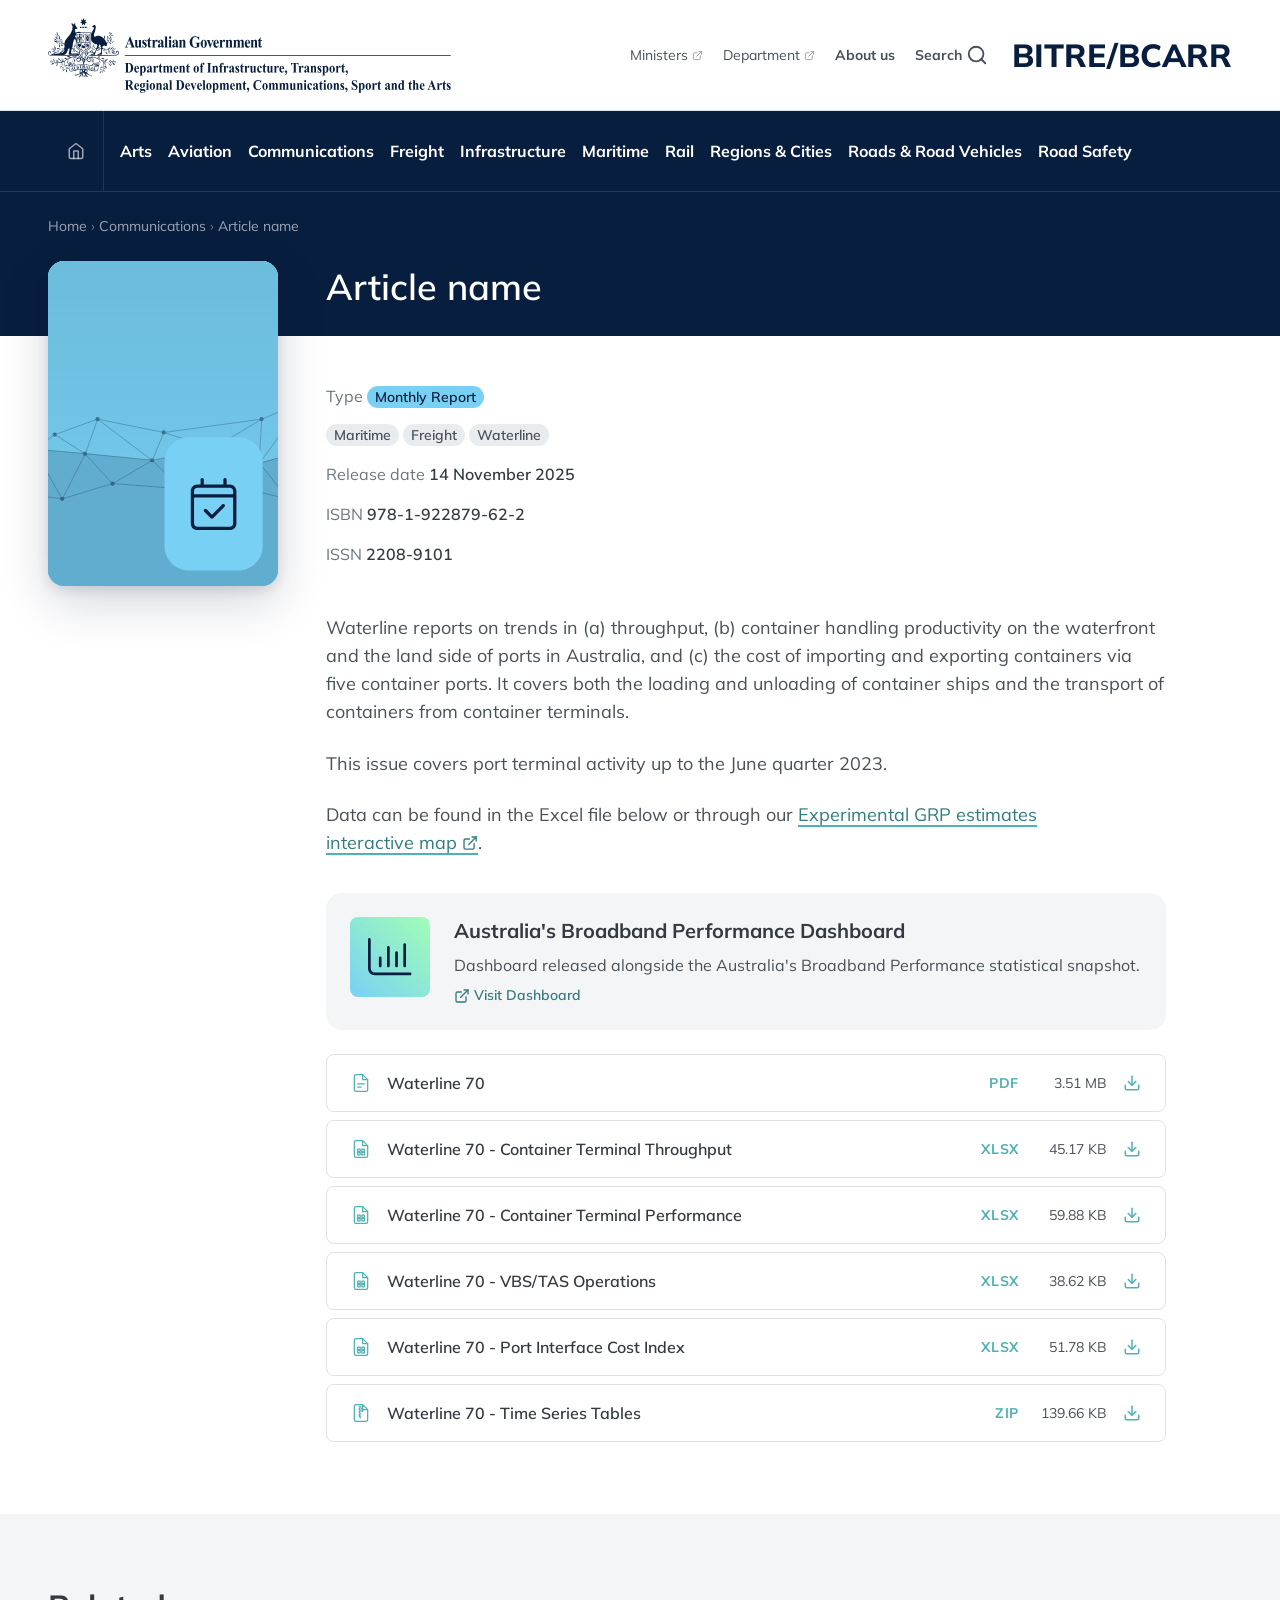
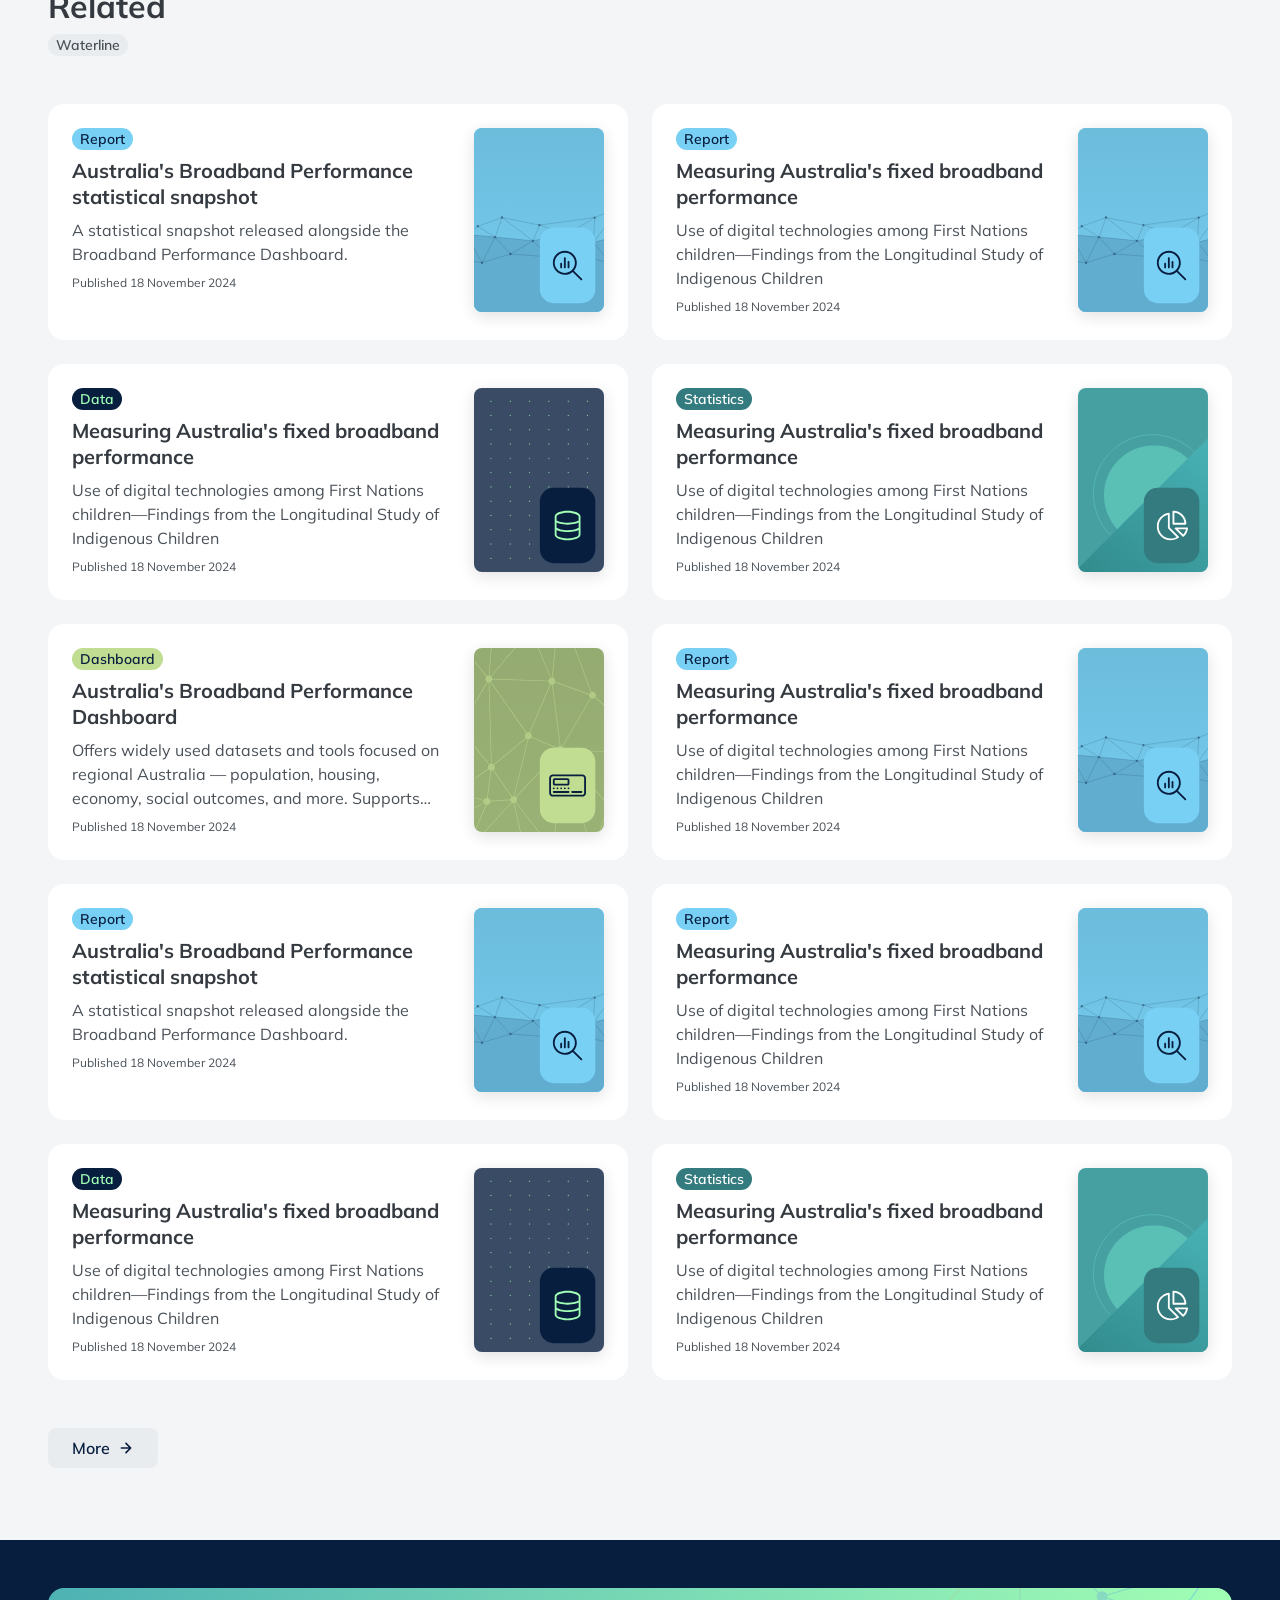
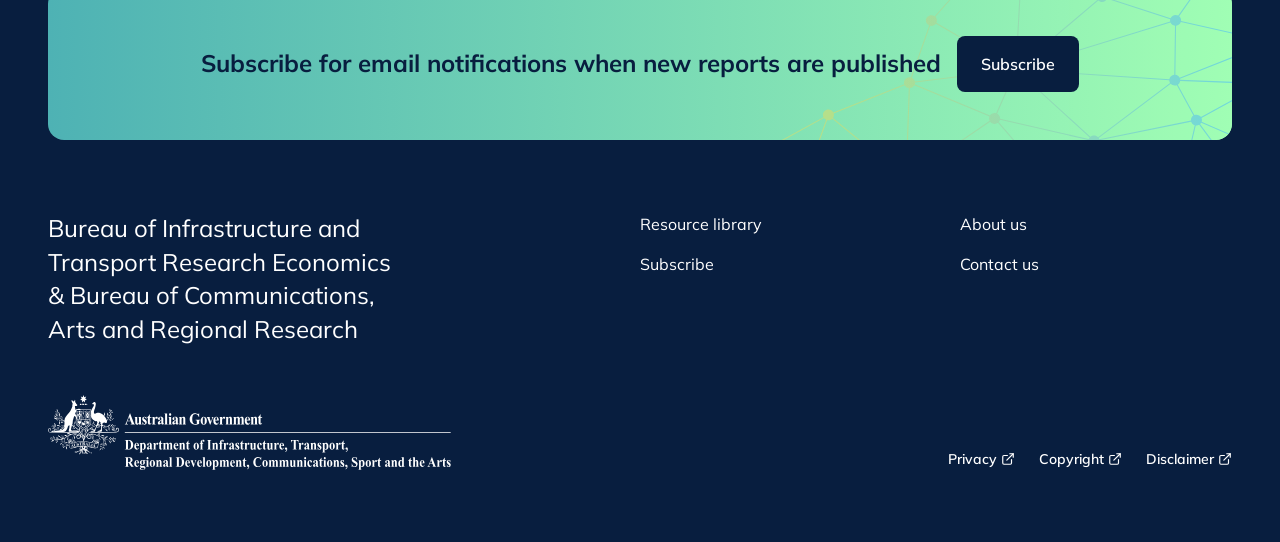
<file: templates/article.html>
<!DOCTYPE html>
<html lang="en">
<head>
  <meta charset="UTF-8">
  <meta name="viewport" content="width=device-width, initial-scale=1.0">
  <title>Article — BITRE/BCARR</title>

  <!-- Google Fonts — Mulish (400, 500, 600, 700, 800 + italics) -->
  <link rel="preconnect" href="https://fonts.googleapis.com">
  <link rel="preconnect" href="https://fonts.gstatic.com" crossorigin>
  <link href="https://fonts.googleapis.com/css2?family=Mulish:ital,wght@0,400;0,500;0,600;0,700;0,800;1,400;1,600&display=swap" rel="stylesheet">

  <link rel="stylesheet" href="../css/main.css">
</head>
<body>

<a href="#main-content" class="skip-link">Skip to main content</a>

<!-- =========================================================================
  HEADER — Dual bar: utility (white) + nav bar (navy)
========================================================================== -->
<header class="site-header" role="banner">

  <!-- 1. Utility bar (desktop only) -->
  <div class="site-header__utility-bar">
    <div class="site-header__utility-bar-inner">

      <!-- Branding: logo + dept name -->
      <a class="site-header__branding" href="/" aria-label="Australian Government — DITRDCSA home">
        <img src="../assets/images/logo.svg" alt="DITRDCSA" width="403" height="75">
      </a>

      <!-- Utility links -->
      <nav class="site-header__utility-nav" aria-label="Utility navigation">
        <a class="site-header__utility-link" href="#" target="_blank" rel="noopener noreferrer">
          Ministers
          <svg width="12" height="12" viewBox="0 0 24 24" fill="none" stroke="currentColor" stroke-width="2" stroke-linecap="round" stroke-linejoin="round" aria-hidden="true">
            <path d="M15 3h6v6"/>
            <path d="M10 14 21 3"/>
            <path d="M18 13v6a2 2 0 0 1-2 2H5a2 2 0 0 1-2-2V8a2 2 0 0 1 2-2h6"/>
          </svg>
        </a>
        <a class="site-header__utility-link" href="#" target="_blank" rel="noopener noreferrer">
          Department
          <svg width="12" height="12" viewBox="0 0 24 24" fill="none" stroke="currentColor" stroke-width="2" stroke-linecap="round" stroke-linejoin="round" aria-hidden="true">
            <path d="M15 3h6v6"/>
            <path d="M10 14 21 3"/>
            <path d="M18 13v6a2 2 0 0 1-2 2H5a2 2 0 0 1-2-2V8a2 2 0 0 1 2-2h6"/>
          </svg>
        </a>
        <a class="site-header__utility-link site-header__utility-link--bold" href="#">About us</a>
        <button class="site-header__utility-search" aria-label="Open site search" aria-expanded="false" aria-controls="header-search-panel">
          Search
          <svg width="22" height="22" viewBox="0 0 24 24" fill="none" stroke="currentColor" stroke-width="2" stroke-linecap="round" stroke-linejoin="round" aria-hidden="true"><circle cx="11" cy="11" r="8"/><path d="m21 21-4.35-4.35"/></svg>
        </button>
        <a class="site-header__site-name" href="/" aria-label="BITRE/BCARR home">BITRE/BCARR</a>
      </nav>

    </div>

    <!-- Search panel (toggled by Search button in utility nav) -->
    <div class="site-header__search-panel" id="header-search-panel" aria-hidden="true">
      <div class="site-header__search-panel-inner">
        <label class="site-header__search-label" for="header-search-input">Search topics</label>
        <div class="site-header__search-row">
          <form class="site-header__search-form" role="search" action="/search">
            <div class="site-header__search-field">
              <svg width="18" height="18" viewBox="0 0 24 24" fill="none" stroke="currentColor" stroke-width="2" stroke-linecap="round" stroke-linejoin="round" aria-hidden="true"><circle cx="11" cy="11" r="8"/><path d="m21 21-4.35-4.35"/></svg>
              <input
                type="search"
                id="header-search-input"
                name="q"
                class="site-header__search-input"
                placeholder="e.g. road safety, freight…"
                autocomplete="off"
                autocorrect="off"
                spellcheck="false"
              >
              <button type="submit" class="site-header__search-submit">
                <svg width="16" height="16" viewBox="0 0 24 24" fill="none" stroke="currentColor" stroke-width="2" stroke-linecap="round" stroke-linejoin="round" aria-hidden="true"><path d="M5 12h14M12 5l7 7-7 7"/></svg>
                <span class="u-visually-hidden">Search</span>
              </button>
            </div>
          </form>
          <button class="site-header__search-close">
            <svg width="20" height="20" viewBox="0 0 24 24" fill="none" stroke="currentColor" stroke-width="2" stroke-linecap="round" stroke-linejoin="round" aria-hidden="true"><path d="M18 6 6 18M6 6l12 12"/></svg>
            <span class="u-visually-hidden">Close search</span>
          </button>
        </div>
      </div>
    </div>

  </div>

  <!-- 2. Nav bar (sticky, navy) -->
  <div class="site-header__nav-bar">
    <div class="site-header__nav-bar-inner">

      <!-- Mobile logo (md breakpoint only) -->
      <a class="site-header__mobile-logo" href="/" aria-label="DITRDCSA home">
        <img src="../assets/images/logo.svg" alt="DITRDCSA">
      </a>

      <!-- Mobile site name (hidden on desktop) -->
      <a class="site-header__mobile-site-name" href="/" aria-label="BITRE/BCARR home">BITRE/BCARR</a>

      <!-- Home icon (desktop) -->
      <a class="site-header__home-link" href="/" aria-label="Home">
        <svg width="18" height="18" viewBox="0 0 24 24" fill="none" stroke="currentColor" stroke-width="2" stroke-linecap="round" stroke-linejoin="round" aria-hidden="true">
          <path d="M3 9l9-7 9 7v11a2 2 0 0 1-2 2H5a2 2 0 0 1-2-2z"/>
          <polyline points="9 22 9 12 15 12 15 22"/>
        </svg>
      </a>

      <!-- Primary navigation (desktop) -->
      <nav class="site-header__nav" aria-label="Primary navigation">
        <ul class="nav-list" role="list">
          <li class="nav-item nav-item--indent"><a class="nav-item__link" href="#">Arts</a></li>
          <li class="nav-item"><a class="nav-item__link" href="#">Aviation</a></li>
          <li class="nav-item"><a class="nav-item__link" href="#">Communications</a></li>
          <li class="nav-item"><a class="nav-item__link" href="#">Freight</a></li>
          <li class="nav-item"><a class="nav-item__link" href="#">Infrastructure</a></li>
          <li class="nav-item"><a class="nav-item__link" href="#">Maritime</a></li>
          <li class="nav-item"><a class="nav-item__link" href="#">Rail</a></li>
          <li class="nav-item"><a class="nav-item__link" href="#">Regions &amp; Cities</a></li>
          <li class="nav-item"><a class="nav-item__link" href="#">Roads &amp; Road Vehicles</a></li>
          <li class="nav-item"><a class="nav-item__link" href="#">Road Safety</a></li>
        </ul>
      </nav>

      <!-- Mobile hamburger -->
      <button class="site-header__burger"
              aria-label="Open navigation menu"
              aria-expanded="false"
              aria-controls="mobile-menu">
        <span></span>
        <span></span>
      </button>

    </div>
  </div>

  <!-- Mobile menu panel -->
  <div class="site-header__mobile-menu" id="mobile-menu" aria-hidden="true">
    <div class="site-header__mobile-menu-inner">

      <!-- Primary nav links -->
      <nav aria-label="Mobile navigation">
        <ul class="nav-list nav-list--vertical" role="list">
          <li class="nav-item nav-item--indent"><a class="nav-item__link" href="#">Arts</a></li>
          <li class="nav-item"><a class="nav-item__link" href="#">Aviation</a></li>
          <li class="nav-item"><a class="nav-item__link" href="#">Communications</a></li>
          <li class="nav-item"><a class="nav-item__link" href="#">Freight</a></li>
          <li class="nav-item"><a class="nav-item__link" href="#">Infrastructure</a></li>
          <li class="nav-item"><a class="nav-item__link" href="#">Maritime</a></li>
          <li class="nav-item"><a class="nav-item__link" href="#">Rail</a></li>
          <li class="nav-item"><a class="nav-item__link" href="#">Regions &amp; Cities</a></li>
          <li class="nav-item"><a class="nav-item__link" href="#">Roads &amp; Road Vehicles</a></li>
          <li class="nav-item"><a class="nav-item__link" href="#">Road Safety</a></li>
        </ul>
      </nav>

      <!-- Utility links -->
      <div class="site-header__mobile-utility">
        <a class="site-header__mobile-utility-link site-header__mobile-utility-link--bold" href="#">Resource library</a>
        <a class="site-header__mobile-utility-link site-header__mobile-utility-link--bold" href="#">About us</a>
        <a class="site-header__mobile-utility-link site-header__mobile-utility-link--bold" href="#">Subscribe</a>
        <a class="site-header__mobile-utility-link site-header__mobile-utility-link--bold" href="#">Contact us</a>
        <a class="site-header__mobile-utility-link" href="#" target="_blank" rel="noopener noreferrer">
          Ministers
          <svg width="11" height="11" viewBox="0 0 24 24" fill="none" stroke="currentColor" stroke-width="2" stroke-linecap="round" stroke-linejoin="round" aria-hidden="true">
            <path d="M15 3h6v6"/><path d="M10 14 21 3"/><path d="M18 13v6a2 2 0 0 1-2 2H5a2 2 0 0 1-2-2V8a2 2 0 0 1 2-2h6"/>
          </svg>
        </a>
        <a class="site-header__mobile-utility-link" href="#" target="_blank" rel="noopener noreferrer">
          Department
          <svg width="11" height="11" viewBox="0 0 24 24" fill="none" stroke="currentColor" stroke-width="2" stroke-linecap="round" stroke-linejoin="round" aria-hidden="true">
            <path d="M15 3h6v6"/><path d="M10 14 21 3"/><path d="M18 13v6a2 2 0 0 1-2 2H5a2 2 0 0 1-2-2V8a2 2 0 0 1 2-2h6"/>
          </svg>
        </a>
      </div>

      <!-- Search -->
      <div class="site-header__mobile-search">
        <form class="site-header__mobile-search-form search-box search-box--hero" role="search" action="/search">
          <input
            class="search-box__input"
            type="search"
            id="mobile-nav-search"
            name="q"
            placeholder="What are you looking for?"
            autocomplete="off"
            autocorrect="off"
            spellcheck="false"
          >
          <div class="search-box__footer">
            <label class="search-box__label" for="mobile-nav-search">Search all resources</label>
            <button class="search-box__submit" type="submit" aria-label="Search">
              <svg width="22" height="22" viewBox="0 0 24 24" fill="none" stroke="currentColor" stroke-width="2" stroke-linecap="round" stroke-linejoin="round" aria-hidden="true">
                <circle cx="11" cy="11" r="8"/>
                <path d="m21 21-4.35-4.35"/>
              </svg>
            </button>
          </div>
        </form>
      </div>

    </div>
  </div>

</header>

<!-- =========================================================================
  MAIN CONTENT
========================================================================== -->
<main id="main-content">

  <!-- Breadcrumb — sits flush below nav, navy bg merges with hero -->
  <nav class="article__breadcrumb" aria-label="Breadcrumb">
    <div class="article__breadcrumb-inner" data-animate>
      <a href="/">Home</a>
      <span class="article__breadcrumb-sep" aria-hidden="true">›</span>
      <a href="#">Communications</a>
      <span class="article__breadcrumb-sep" aria-hidden="true">›</span>
      <span class="article__breadcrumb-current" aria-current="page">Article name</span>
    </div>
  </nav>

  <!-- =========================================================================
    ARTICLE HERO — navy band, H1 only (cover floats up from body below)
  ========================================================================== -->
  <div class="article__hero">
    <div class="article__hero-inner">
      <div class="article__heading-wrap" data-animate style="--animate-delay: 80ms">
        <h1 class="article__heading">Article name</h1>
      </div>
    </div>
  </div>

  <!-- =========================================================================
    ARTICLE BODY — white band: cover card (left, floats into hero) + metadata + content (right)
    Change `data-article-type` to any type key to auto-update the cover image and type badge.
    Available types: "Annual Report", "Monthly Report", "Research Report",
                     "Dashboard", "Statistics", "Data"
  ========================================================================== -->
  <div class="article__body" data-article-type="Monthly Report">
    <div class="article__body-inner">

      <!-- Cover card — data-default-cover flag allows JS to swap src based on type -->
      <div class="article__cover-col" data-animate style="--animate-delay: 160ms">
        <div class="article__cover-sentinel" aria-hidden="true"></div>
        <div class="article__cover">
          <div class="article__cover-card">
            <img data-default-cover src="../assets/images/default_covers/Monthly%20Report.svg" alt="">
          </div>
          <div class="article__cover-caption"></div>
        </div>
      </div>

      <!-- Metadata + prose -->
      <div class="article__body-right">

        <div class="article__meta" data-animate style="--animate-delay: 240ms">
          <p class="article__meta-row">Type <span class="badge badge--blue" data-type-badge>Monthly Report</span></p>
          <div class="article__tags">
            <a href="#" class="badge badge--neutral badge--link">Maritime</a>
            <a href="#" class="badge badge--neutral badge--link">Freight</a>
            <a href="#" class="badge badge--neutral badge--link">Waterline</a>
          </div>
          <p class="article__meta-row">Release date <strong>14 November 2025</strong></p>
          <p class="article__meta-row">ISBN <strong>978-1-922879-62-2</strong></p>
          <p class="article__meta-row">ISSN <strong>2208-9101</strong></p>
        </div>

        <div class="article__content" data-animate>
          <p>Waterline reports on trends in (a) throughput, (b) container handling productivity on the waterfront and the land side of ports in Australia, and (c) the cost of importing and exporting containers via five container ports. It covers both the loading and unloading of container ships and the transport of containers from container terminals.</p>
          <p>This issue covers port terminal activity up to the June quarter 2023.</p>
          <p>Data can be found in the Excel file below or through our <a href="https://spatial.infrastructure.gov.au/portal/apps/storymaps/stories/6db081da5c93484387f100bbe823f8a2" target="_blank" rel="noopener noreferrer">Experimental GRP estimates interactive <span class="link__end">map<svg xmlns="http://www.w3.org/2000/svg" width="16" height="16" viewBox="0 0 24 24" fill="none" stroke="currentColor" stroke-width="2" stroke-linecap="round" stroke-linejoin="round" aria-hidden="true"><path d="M18 13v6a2 2 0 0 1-2 2H5a2 2 0 0 1-2-2V8a2 2 0 0 1 2-2h6"/><polyline points="15 3 21 3 21 9"/><line x1="10" y1="14" x2="21" y2="3"/></svg></span></a>.</p>
        </div>

        <!-- Data hub card -->
        <article class="card card--hub" data-animate style="margin-top:36px">
          <div class="card__icon">
            <img src="../assets/images/icons/icon_data.svg" alt="" aria-hidden="true">
          </div>
          <div class="card__body">
            <h3 class="card__title">Australia's Broadband Performance Dashboard</h3>
            <p class="card__excerpt">Dashboard released alongside the Australia's Broadband Performance statistical snapshot.</p>
            <a href="#" class="card__link" target="_blank" rel="noopener noreferrer">
              <svg xmlns="http://www.w3.org/2000/svg" width="16" height="16" viewBox="0 0 24 24" fill="none" stroke="currentColor" stroke-width="2" stroke-linecap="round" stroke-linejoin="round" aria-hidden="true">
                <path d="M18 13v6a2 2 0 0 1-2 2H5a2 2 0 0 1-2-2V8a2 2 0 0 1 2-2h6"/>
                <polyline points="15 3 21 3 21 9"/>
                <line x1="10" y1="14" x2="21" y2="3"/>
              </svg>
              <span>Visit Dashboard</span>
            </a>
          </div>
        </article>

        <!-- Downloads -->
        <div class="download-list" data-animate>

          <a href="#" class="download-item" download>
            <svg class="download-item__icon" viewBox="0 0 24 24" fill="none" stroke="currentColor" stroke-width="1.5" stroke-linecap="round" stroke-linejoin="round" aria-hidden="true">
              <path d="M14 2H6a2 2 0 0 0-2 2v16a2 2 0 0 0 2 2h12a2 2 0 0 0 2-2V8z"/><polyline points="14,2 14,8 20,8"/>
              <line x1="8" y1="13" x2="16" y2="13"/><line x1="8" y1="17" x2="12" y2="17"/>
            </svg>
            <span class="download-item__name">Waterline 70</span>
            <span class="download-item__type">PDF</span>
            <span class="download-item__size">3.51 MB</span>
            <svg class="download-item__action" viewBox="0 0 24 24" fill="none" stroke="currentColor" stroke-width="2" stroke-linecap="round" stroke-linejoin="round" aria-hidden="true">
              <path d="M21 15v4a2 2 0 0 1-2 2H5a2 2 0 0 1-2-2v-4"/><polyline points="7,10 12,15 17,10"/><line x1="12" y1="15" x2="12" y2="3"/>
            </svg>
          </a>

          <a href="#" class="download-item" download>
            <svg class="download-item__icon" viewBox="0 0 24 24" fill="none" stroke="currentColor" stroke-width="1.5" stroke-linecap="round" stroke-linejoin="round" aria-hidden="true">
              <path d="M14 2H6a2 2 0 0 0-2 2v16a2 2 0 0 0 2 2h12a2 2 0 0 0 2-2V8z"/><polyline points="14,2 14,8 20,8"/>
              <rect x="8" y="12" width="3" height="3"/><rect x="13" y="12" width="3" height="3"/>
              <rect x="8" y="16" width="3" height="3"/><rect x="13" y="16" width="3" height="3"/>
            </svg>
            <span class="download-item__name">Waterline 70 - Container Terminal Throughput</span>
            <span class="download-item__type">XLSX</span>
            <span class="download-item__size">45.17 KB</span>
            <svg class="download-item__action" viewBox="0 0 24 24" fill="none" stroke="currentColor" stroke-width="2" stroke-linecap="round" stroke-linejoin="round" aria-hidden="true">
              <path d="M21 15v4a2 2 0 0 1-2 2H5a2 2 0 0 1-2-2v-4"/><polyline points="7,10 12,15 17,10"/><line x1="12" y1="15" x2="12" y2="3"/>
            </svg>
          </a>

          <a href="#" class="download-item" download>
            <svg class="download-item__icon" viewBox="0 0 24 24" fill="none" stroke="currentColor" stroke-width="1.5" stroke-linecap="round" stroke-linejoin="round" aria-hidden="true">
              <path d="M14 2H6a2 2 0 0 0-2 2v16a2 2 0 0 0 2 2h12a2 2 0 0 0 2-2V8z"/><polyline points="14,2 14,8 20,8"/>
              <rect x="8" y="12" width="3" height="3"/><rect x="13" y="12" width="3" height="3"/>
              <rect x="8" y="16" width="3" height="3"/><rect x="13" y="16" width="3" height="3"/>
            </svg>
            <span class="download-item__name">Waterline 70 - Container Terminal Performance</span>
            <span class="download-item__type">XLSX</span>
            <span class="download-item__size">59.88 KB</span>
            <svg class="download-item__action" viewBox="0 0 24 24" fill="none" stroke="currentColor" stroke-width="2" stroke-linecap="round" stroke-linejoin="round" aria-hidden="true">
              <path d="M21 15v4a2 2 0 0 1-2 2H5a2 2 0 0 1-2-2v-4"/><polyline points="7,10 12,15 17,10"/><line x1="12" y1="15" x2="12" y2="3"/>
            </svg>
          </a>

          <a href="#" class="download-item" download>
            <svg class="download-item__icon" viewBox="0 0 24 24" fill="none" stroke="currentColor" stroke-width="1.5" stroke-linecap="round" stroke-linejoin="round" aria-hidden="true">
              <path d="M14 2H6a2 2 0 0 0-2 2v16a2 2 0 0 0 2 2h12a2 2 0 0 0 2-2V8z"/><polyline points="14,2 14,8 20,8"/>
              <rect x="8" y="12" width="3" height="3"/><rect x="13" y="12" width="3" height="3"/>
              <rect x="8" y="16" width="3" height="3"/><rect x="13" y="16" width="3" height="3"/>
            </svg>
            <span class="download-item__name">Waterline 70 - VBS/TAS Operations</span>
            <span class="download-item__type">XLSX</span>
            <span class="download-item__size">38.62 KB</span>
            <svg class="download-item__action" viewBox="0 0 24 24" fill="none" stroke="currentColor" stroke-width="2" stroke-linecap="round" stroke-linejoin="round" aria-hidden="true">
              <path d="M21 15v4a2 2 0 0 1-2 2H5a2 2 0 0 1-2-2v-4"/><polyline points="7,10 12,15 17,10"/><line x1="12" y1="15" x2="12" y2="3"/>
            </svg>
          </a>

          <a href="#" class="download-item" download>
            <svg class="download-item__icon" viewBox="0 0 24 24" fill="none" stroke="currentColor" stroke-width="1.5" stroke-linecap="round" stroke-linejoin="round" aria-hidden="true">
              <path d="M14 2H6a2 2 0 0 0-2 2v16a2 2 0 0 0 2 2h12a2 2 0 0 0 2-2V8z"/><polyline points="14,2 14,8 20,8"/>
              <rect x="8" y="12" width="3" height="3"/><rect x="13" y="12" width="3" height="3"/>
              <rect x="8" y="16" width="3" height="3"/><rect x="13" y="16" width="3" height="3"/>
            </svg>
            <span class="download-item__name">Waterline 70 - Port Interface Cost Index</span>
            <span class="download-item__type">XLSX</span>
            <span class="download-item__size">51.78 KB</span>
            <svg class="download-item__action" viewBox="0 0 24 24" fill="none" stroke="currentColor" stroke-width="2" stroke-linecap="round" stroke-linejoin="round" aria-hidden="true">
              <path d="M21 15v4a2 2 0 0 1-2 2H5a2 2 0 0 1-2-2v-4"/><polyline points="7,10 12,15 17,10"/><line x1="12" y1="15" x2="12" y2="3"/>
            </svg>
          </a>

          <a href="#" class="download-item" download>
            <svg class="download-item__icon" viewBox="0 0 24 24" fill="none" stroke="currentColor" stroke-width="1.5" stroke-linecap="round" stroke-linejoin="round" aria-hidden="true">
              <path d="M14 2H6a2 2 0 0 0-2 2v16a2 2 0 0 0 2 2h12a2 2 0 0 0 2-2V8z"/><polyline points="14,2 14,8 20,8"/>
              <path d="M10 4h1v2h-1v2h1v2h-1v2h1v2h-1v2h1v2"/><path d="M13 4h1v2h-1v2h1v2h-1"/>
            </svg>
            <span class="download-item__name">Waterline 70 - Time Series Tables</span>
            <span class="download-item__type">ZIP</span>
            <span class="download-item__size">139.66 KB</span>
            <svg class="download-item__action" viewBox="0 0 24 24" fill="none" stroke="currentColor" stroke-width="2" stroke-linecap="round" stroke-linejoin="round" aria-hidden="true">
              <path d="M21 15v4a2 2 0 0 1-2 2H5a2 2 0 0 1-2-2v-4"/><polyline points="7,10 12,15 17,10"/><line x1="12" y1="15" x2="12" y2="3"/>
            </svg>
          </a>

        </div>

      </div>

    </div>
  </div>

  <script>
  // Article type → default cover image + badge colour.
  // Change data-article-type on .article__body to update both automatically.
  (function () {
    var TYPE_MAP = {
      'Annual Report':    { img: 'Annual Report.svg',    badge: 'badge--blue' },
      'Monthly Report':  { img: 'Monthly Report.svg',   badge: 'badge--blue' },
      'Research Report': { img: 'Research Report.svg',  badge: 'badge--blue' },
      'Dashboard':       { img: 'Dashboard.svg',        badge: 'badge--lime' },
      'Statistics':      { img: 'Statistics.svg',       badge: 'badge--teal' },
      'Data':            { img: 'Data.svg',              badge: 'badge--navy' },
    };
    var COVER_BASE = '../assets/images/default_covers/';
    var ALL_VARIANTS = ['badge--mint','badge--lime','badge--blue','badge--navy','badge--teal','badge--neutral'];

    var wrapper = document.querySelector('[data-article-type]');
    if (!wrapper) return;
    var type = wrapper.dataset.articleType;
    var map = TYPE_MAP[type];
    if (!map) return;

    var coverImg = wrapper.querySelector('[data-default-cover]');
    if (coverImg) {
      coverImg.src = COVER_BASE + encodeURIComponent(map.img);
      coverImg.alt = type + ' default cover';
    }

    var badge = wrapper.querySelector('[data-type-badge]');
    if (badge) {
      badge.textContent = type;
      ALL_VARIANTS.forEach(function (v) { badge.classList.remove(v); });
      badge.classList.add(map.badge);
    }
  }());
  </script>

  <script>
  // Show cover caption only when the cover is stuck (scrolled past its natural position).
  // Populates the caption from the existing H1 and type badge — no duplicate markup needed.
  (function () {
    var sentinel = document.querySelector('.article__cover-sentinel');
    var cover = document.querySelector('.article__cover');
    var caption = document.querySelector('.article__cover-caption');
    if (!sentinel || !cover || !caption) return;

    // Clone the type badge and H1 text into the caption
    var typeBadge = document.querySelector('.article__meta .badge[data-type-badge]');
    var heading = document.querySelector('.article__heading');

    if (typeBadge) caption.appendChild(typeBadge.cloneNode(true));
    if (heading) {
      var title = document.createElement('p');
      title.className = 'article__cover-title';
      title.textContent = heading.textContent;
      caption.appendChild(title);
    }

    var observer = new IntersectionObserver(function (entries) {
      cover.classList.toggle('is-stuck', !entries[0].isIntersecting);
    }, { threshold: 0 });

    observer.observe(sentinel);
  }());
  </script>

  <script>
  // Position the cover so it always aligns with the H1, regardless of title length.
  // Pulls the cover-col up by exactly the hero height so its top meets the hero top.
  (function () {
    var hero = document.querySelector('.article__hero');
    var coverCol = document.querySelector('.article__cover-col');
    if (!hero || !coverCol) return;

    var heroInner = hero.querySelector('.article__hero-inner');

    function position() {
      if (window.matchMedia('(min-width: 768px)').matches) {
        var paddingTop = parseFloat(getComputedStyle(heroInner).paddingTop) || 0;
        coverCol.style.marginTop = '-' + (hero.offsetHeight - paddingTop) + 'px';
      } else {
        coverCol.style.marginTop = '';
      }
    }
    position();
    window.addEventListener('resize', position);
  }());
  </script>

  <!-- =========================================================================
    RELATED — 2-col grid of topic-resource cards, uses sub-topics organism
  ========================================================================== -->
  <section class="sub-topics article__related" aria-labelledby="related-heading" data-animate>
    <div class="sub-topics__inner">

      <div class="sub-topics__header">
        <h2 class="sub-topics__heading" id="related-heading">Related</h2>
        <a href="#" class="badge badge--neutral badge--link">Waterline</a>
      </div>

      <div class="sub-topics__grid" data-animate-stagger>

        <!-- Card 1 -->
        <article class="card card--topic-resource" data-animate>
          <div class="card__image">
            <img src="../assets/images/default_covers/Research%20Report.svg" alt="">
          </div>
          <div class="card__body">
            <div class="card__meta"><span class="badge badge--blue">Report</span></div>
            <h3 class="card__title"><a href="#">Australia's Broadband Performance statistical snapshot</a></h3>
            <p class="card__excerpt">A statistical snapshot released alongside the Broadband Performance Dashboard.</p>
            <p class="card__date">Published 18 November 2024</p>
          </div>
        </article>

        <!-- Card 2 -->
        <article class="card card--topic-resource" data-animate>
          <div class="card__image">
            <img src="../assets/images/default_covers/Research%20Report.svg" alt="">
          </div>
          <div class="card__body">
            <div class="card__meta"><span class="badge badge--blue">Report</span></div>
            <h3 class="card__title"><a href="#">Measuring Australia's fixed broadband performance</a></h3>
            <p class="card__excerpt">Use of digital technologies among First Nations children—Findings from the Longitudinal Study of Indigenous Children</p>
            <p class="card__date">Published 18 November 2024</p>
          </div>
        </article>

        <!-- Card 3 -->
        <article class="card card--topic-resource" data-animate>
          <div class="card__image">
            <img src="../assets/images/default_covers/Data.svg" alt="">
          </div>
          <div class="card__body">
            <div class="card__meta"><span class="badge badge--navy">Data</span></div>
            <h3 class="card__title"><a href="#">Measuring Australia's fixed broadband performance</a></h3>
            <p class="card__excerpt">Use of digital technologies among First Nations children—Findings from the Longitudinal Study of Indigenous Children</p>
            <p class="card__date">Published 18 November 2024</p>
          </div>
        </article>

        <!-- Card 4 -->
        <article class="card card--topic-resource" data-animate>
          <div class="card__image">
            <img src="../assets/images/default_covers/Statistics.svg" alt="">
          </div>
          <div class="card__body">
            <div class="card__meta"><span class="badge badge--teal">Statistics</span></div>
            <h3 class="card__title"><a href="#">Measuring Australia's fixed broadband performance</a></h3>
            <p class="card__excerpt">Use of digital technologies among First Nations children—Findings from the Longitudinal Study of Indigenous Children</p>
            <p class="card__date">Published 18 November 2024</p>
          </div>
        </article>

        <!-- Card 5 -->
        <article class="card card--topic-resource" data-animate>
          <div class="card__image">
            <img src="../assets/images/default_covers/Dashboard.svg" alt="">
          </div>
          <div class="card__body">
            <div class="card__meta"><span class="badge badge--lime">Dashboard</span></div>
            <h3 class="card__title"><a href="#">Australia's Broadband Performance Dashboard</a></h3>
            <p class="card__excerpt">Offers widely used datasets and tools focused on regional Australia — population, housing, economy, social outcomes, and more. Supports regional planning and analysis.</p>
            <p class="card__date">Published 18 November 2024</p>
          </div>
        </article>

        <!-- Card 6 -->
        <article class="card card--topic-resource" data-animate>
          <div class="card__image">
            <img src="../assets/images/default_covers/Research%20Report.svg" alt="">
          </div>
          <div class="card__body">
            <div class="card__meta"><span class="badge badge--blue">Report</span></div>
            <h3 class="card__title"><a href="#">Measuring Australia's fixed broadband performance</a></h3>
            <p class="card__excerpt">Use of digital technologies among First Nations children—Findings from the Longitudinal Study of Indigenous Children</p>
            <p class="card__date">Published 18 November 2024</p>
          </div>
        </article>

        <!-- Card 7 -->
        <article class="card card--topic-resource" data-animate>
          <div class="card__image">
            <img src="../assets/images/default_covers/Research%20Report.svg" alt="">
          </div>
          <div class="card__body">
            <div class="card__meta"><span class="badge badge--blue">Report</span></div>
            <h3 class="card__title"><a href="#">Australia's Broadband Performance statistical snapshot</a></h3>
            <p class="card__excerpt">A statistical snapshot released alongside the Broadband Performance Dashboard.</p>
            <p class="card__date">Published 18 November 2024</p>
          </div>
        </article>

        <!-- Card 8 -->
        <article class="card card--topic-resource" data-animate>
          <div class="card__image">
            <img src="../assets/images/default_covers/Research%20Report.svg" alt="">
          </div>
          <div class="card__body">
            <div class="card__meta"><span class="badge badge--blue">Report</span></div>
            <h3 class="card__title"><a href="#">Measuring Australia's fixed broadband performance</a></h3>
            <p class="card__excerpt">Use of digital technologies among First Nations children—Findings from the Longitudinal Study of Indigenous Children</p>
            <p class="card__date">Published 18 November 2024</p>
          </div>
        </article>

        <!-- Card 9 -->
        <article class="card card--topic-resource" data-animate>
          <div class="card__image">
            <img src="../assets/images/default_covers/Data.svg" alt="">
          </div>
          <div class="card__body">
            <div class="card__meta"><span class="badge badge--navy">Data</span></div>
            <h3 class="card__title"><a href="#">Measuring Australia's fixed broadband performance</a></h3>
            <p class="card__excerpt">Use of digital technologies among First Nations children—Findings from the Longitudinal Study of Indigenous Children</p>
            <p class="card__date">Published 18 November 2024</p>
          </div>
        </article>

        <!-- Card 10 -->
        <article class="card card--topic-resource" data-animate>
          <div class="card__image">
            <img src="../assets/images/default_covers/Statistics.svg" alt="">
          </div>
          <div class="card__body">
            <div class="card__meta"><span class="badge badge--teal">Statistics</span></div>
            <h3 class="card__title"><a href="#">Measuring Australia's fixed broadband performance</a></h3>
            <p class="card__excerpt">Use of digital technologies among First Nations children—Findings from the Longitudinal Study of Indigenous Children</p>
            <p class="card__date">Published 18 November 2024</p>
          </div>
        </article>

      </div>

      <a class="sub-topics__more sub-topics__more--bottom" href="#">
        More
        <svg width="16" height="16" viewBox="0 0 24 24" fill="none" stroke="currentColor" stroke-width="2.5" stroke-linecap="round" stroke-linejoin="round" aria-hidden="true">
          <path d="M5 12h14M12 5l7 7-7 7"/>
        </svg>
      </a>

    </div>
  </section>

</main>

<!-- =========================================================================
  SUBSCRIBE BANNER
========================================================================== -->
<section class="subscribe-banner" aria-label="Newsletter subscription">
  <div class="subscribe-banner__inner">
    <div class="subscribe-banner__card" data-animate>
      <img src="../assets/images/device-grid.svg" alt="" class="subscribe-banner__bg" aria-hidden="true">
      <p class="subscribe-banner__text">Subscribe for email notifications when new reports are published</p>
      <a href="#" class="subscribe-banner__btn">Subscribe</a>
    </div>
  </div>
</section>

<!-- =========================================================================
  FOOTER
========================================================================== -->
<footer class="site-footer" role="contentinfo">
  <div class="site-footer__inner">

    <!-- Main columns: org name + nav links -->
    <div class="site-footer__main">

      <div class="site-footer__brand">
        <p class="site-footer__org-name">Bureau of Infrastructure and<br> Transport Research Economics<br> &amp; Bureau of Communications,<br> Arts and Regional Research</p>
      </div>

      <nav class="site-footer__nav-col" aria-label="Footer navigation">
        <a class="site-footer__nav-link" href="#">Resource library</a>
        <a class="site-footer__nav-link" href="#">Subscribe</a>
      </nav>

      <nav class="site-footer__nav-col" aria-label="Footer secondary navigation">
        <a class="site-footer__nav-link" href="#">About us</a>
        <a class="site-footer__nav-link" href="#">Contact us</a>
      </nav>

    </div>

    <!-- Legal bar: gov branding + legal links -->
    <div class="site-footer__legal">

      <div class="site-footer__gov-brand">
        <img src="../assets/images/logo.svg" alt="" class="site-footer__gov-crest" aria-hidden="true">
      </div>

      <div class="site-footer__legal-links">
        <a class="site-footer__legal-link" href="#" target="_blank" rel="noopener noreferrer">
          Privacy
          <svg xmlns="http://www.w3.org/2000/svg" width="14" height="14" viewBox="0 0 24 24" fill="none" stroke="currentColor" stroke-width="2" stroke-linecap="round" stroke-linejoin="round" aria-hidden="true">
            <path d="M18 13v6a2 2 0 0 1-2 2H5a2 2 0 0 1-2-2V8a2 2 0 0 1 2-2h6"/>
            <polyline points="15 3 21 3 21 9"/><line x1="10" y1="14" x2="21" y2="3"/>
          </svg>
        </a>
        <a class="site-footer__legal-link" href="#" target="_blank" rel="noopener noreferrer">
          Copyright
          <svg xmlns="http://www.w3.org/2000/svg" width="14" height="14" viewBox="0 0 24 24" fill="none" stroke="currentColor" stroke-width="2" stroke-linecap="round" stroke-linejoin="round" aria-hidden="true">
            <path d="M18 13v6a2 2 0 0 1-2 2H5a2 2 0 0 1-2-2V8a2 2 0 0 1 2-2h6"/>
            <polyline points="15 3 21 3 21 9"/><line x1="10" y1="14" x2="21" y2="3"/>
          </svg>
        </a>
        <a class="site-footer__legal-link" href="#" target="_blank" rel="noopener noreferrer">
          Disclaimer
          <svg xmlns="http://www.w3.org/2000/svg" width="14" height="14" viewBox="0 0 24 24" fill="none" stroke="currentColor" stroke-width="2" stroke-linecap="round" stroke-linejoin="round" aria-hidden="true">
            <path d="M18 13v6a2 2 0 0 1-2 2H5a2 2 0 0 1-2-2V8a2 2 0 0 1 2-2h6"/>
            <polyline points="15 3 21 3 21 9"/><line x1="10" y1="14" x2="21" y2="3"/>
          </svg>
        </a>
      </div>

    </div>
  </div>
</footer>

<!-- =========================================================================
  Scripts
========================================================================== -->
<script>
  // Mobile menu toggle
  (function () {
    var burger = document.querySelector('.site-header__burger');
    var menu   = document.querySelector('.site-header__mobile-menu');

    if (!burger || !menu) return;

    var navBar  = document.querySelector('.site-header__nav-bar');
    var header  = document.querySelector('.site-header');
    var siteName = document.querySelector('.site-header__mobile-site-name');
    var desktopMq = window.matchMedia('(min-width: 1024px)');
    var mobileNavMq = window.matchMedia('(max-width: 1023px)');

    function setMenuOffset() {
      if (navBar) {
        menu.style.setProperty('--mobile-menu-offset', navBar.getBoundingClientRect().height + 'px');
      }
    }

    function closeMenu() {
      menu.classList.remove('is-open');
      burger.setAttribute('aria-expanded', 'false');
      menu.setAttribute('aria-hidden', 'true');
      document.body.style.overflow = '';
      if (siteName) {
        siteName.style.transition = '';
        siteName.style.transform = '';
      }
      if (header) header.classList.remove('is-menu-open');
    }

    function animateSiteNameLayoutChange(mutate) {
      if (!siteName || !mobileNavMq.matches) {
        mutate();
        return;
      }

      var firstRect = siteName.getBoundingClientRect();
      mutate();
      var lastRect = siteName.getBoundingClientRect();
      var deltaX = firstRect.left - lastRect.left;

      if (!deltaX) return;

      siteName.style.transition = 'none';
      siteName.style.transform = 'translateX(' + deltaX + 'px)';
      siteName.getBoundingClientRect(); // force layout so the starting transform is applied

      requestAnimationFrame(function () {
        siteName.style.transition = '';
        siteName.style.transform = '';
      });
    }

    burger.addEventListener('click', function () {
      animateSiteNameLayoutChange(function () {
        if (header) header.classList.remove('is-menu-open'); // reset before measuring
        var isOpen = menu.classList.toggle('is-open');
        burger.setAttribute('aria-expanded', isOpen);
        menu.setAttribute('aria-hidden', !isOpen);
        document.body.style.overflow = isOpen ? 'hidden' : '';
        if (isOpen) {
          window.scrollTo({ top: 0, behavior: 'auto' });
          if (header) header.classList.add('is-menu-open');
          setMenuOffset();
        } else {
          closeMenu();
        }
      });
    });

    window.addEventListener('resize', function () {
      if (desktopMq.matches) {
        closeMenu();
        return;
      }

      if (menu.classList.contains('is-open')) {
        setMenuOffset();
      }
    });
  })();

  // Header search panel toggle
  (function () {
    var searchBtn = document.querySelector('.site-header__utility-search');
    var panel     = document.getElementById('header-search-panel');
    var input     = document.getElementById('header-search-input');
    var closeBtn  = panel ? panel.querySelector('.site-header__search-close') : null;

    if (!searchBtn || !panel || !input) return;

    function openPanel() {
      panel.classList.add('is-open');
      panel.setAttribute('aria-hidden', 'false');
      searchBtn.setAttribute('aria-expanded', 'true');
      requestAnimationFrame(function () { input.focus(); });
    }

    function closePanel() {
      panel.classList.remove('is-open');
      panel.setAttribute('aria-hidden', 'true');
      searchBtn.setAttribute('aria-expanded', 'false');
      searchBtn.focus();
    }

    searchBtn.addEventListener('click', function () {
      panel.classList.contains('is-open') ? closePanel() : openPanel();
    });

    if (closeBtn) {
      closeBtn.addEventListener('click', closePanel);
    }

    // ESC key closes panel
    document.addEventListener('keydown', function (e) {
      if (e.key === 'Escape' && panel.classList.contains('is-open')) {
        closePanel();
      }
    });

    // Click outside closes panel
    document.addEventListener('click', function (e) {
      if (
        panel.classList.contains('is-open') &&
        !panel.contains(e.target) &&
        !searchBtn.contains(e.target)
      ) {
        closePanel();
      }
    });
  })();

  // Staggered entrance animations
  (function () {
    if (!('IntersectionObserver' in window)) {
      document.querySelectorAll('[data-animate]').forEach(function (el) {
        el.classList.add('is-visible');
      });
      return;
    }

    document.querySelectorAll('[data-animate-stagger]').forEach(function (container) {
      var children = container.querySelectorAll(':scope > [data-animate]');
      children.forEach(function (child, index) {
        child.style.setProperty('--animate-delay', (index * 80) + 'ms');
      });
    });

    var observer = new IntersectionObserver(function (entries) {
      entries.forEach(function (entry) {
        if (entry.isIntersecting) {
          entry.target.classList.add('is-visible');
          observer.unobserve(entry.target);
        }
      });
    }, {
      threshold: 0.1,
      rootMargin: '0px 0px -40px 0px'
    });

    document.querySelectorAll('[data-animate]').forEach(function (el) {
      observer.observe(el);
    });
  })();
</script>

</body>
</html>
</file>
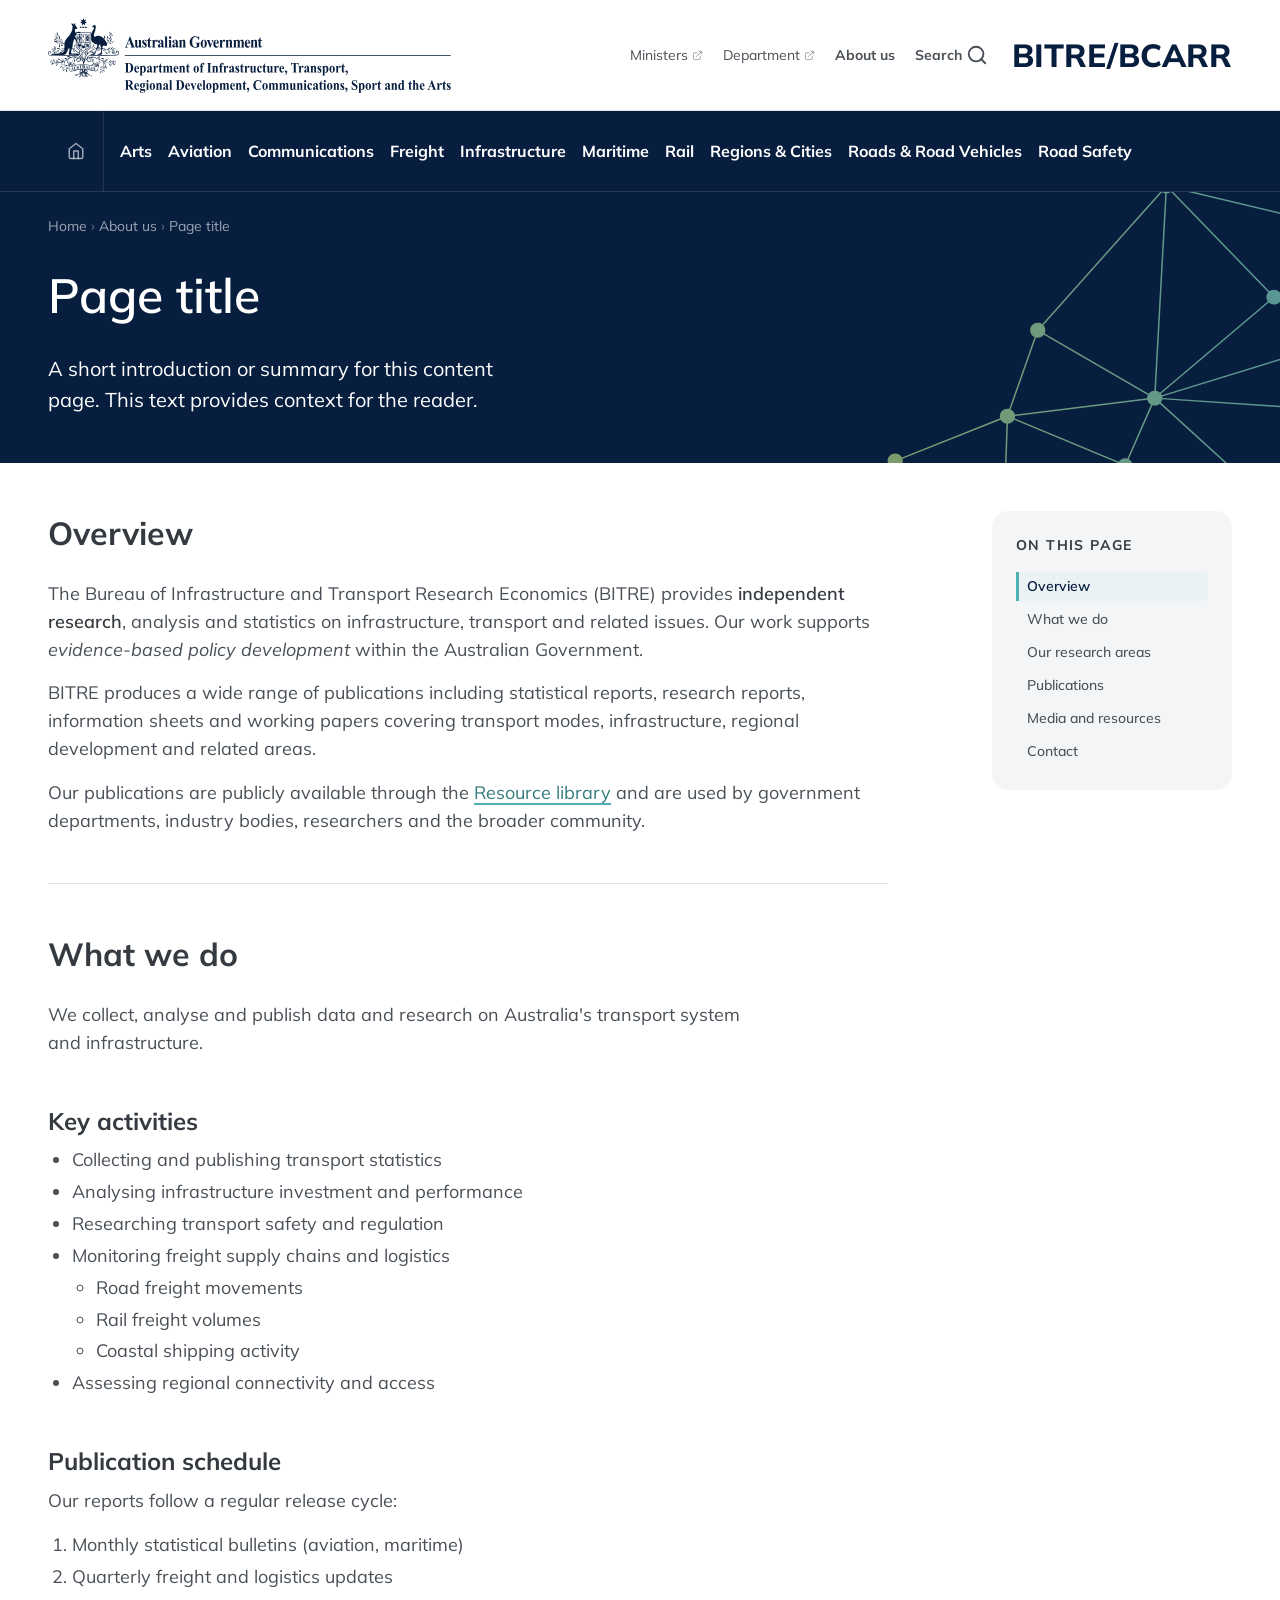
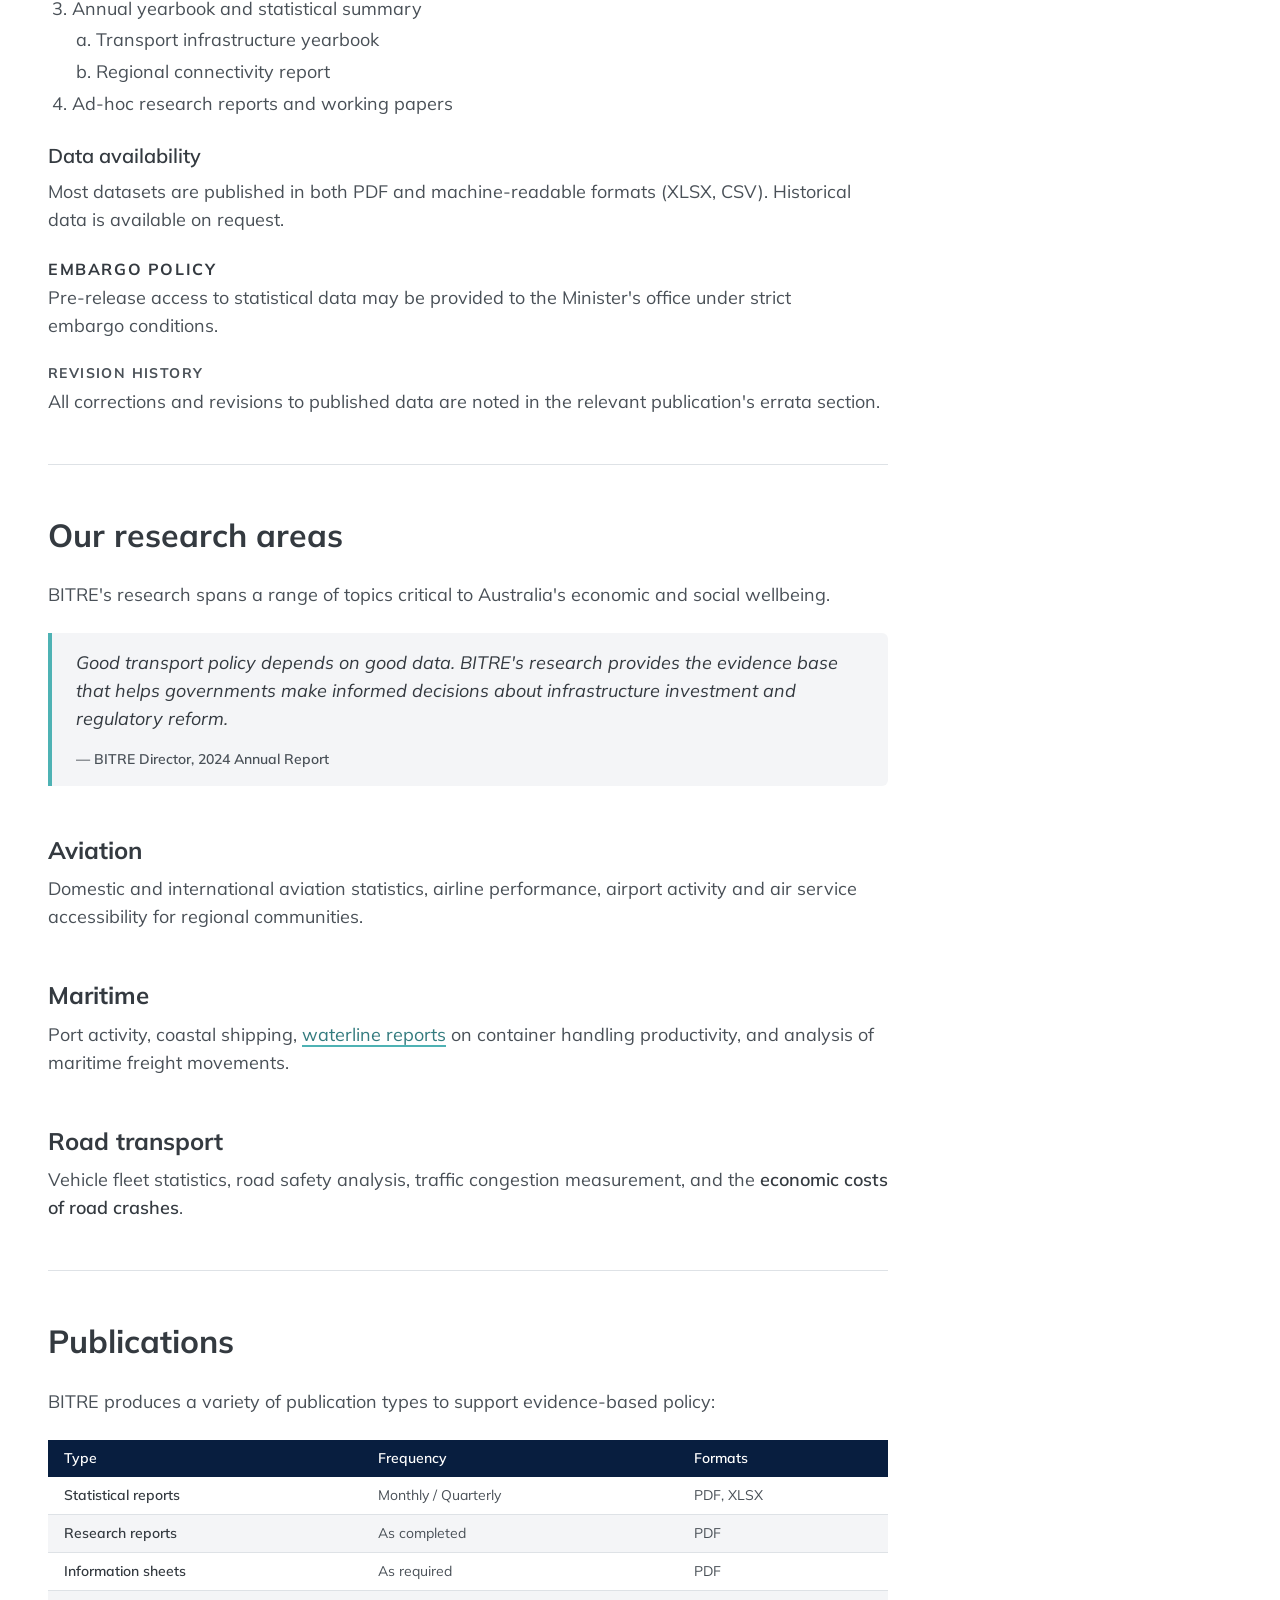
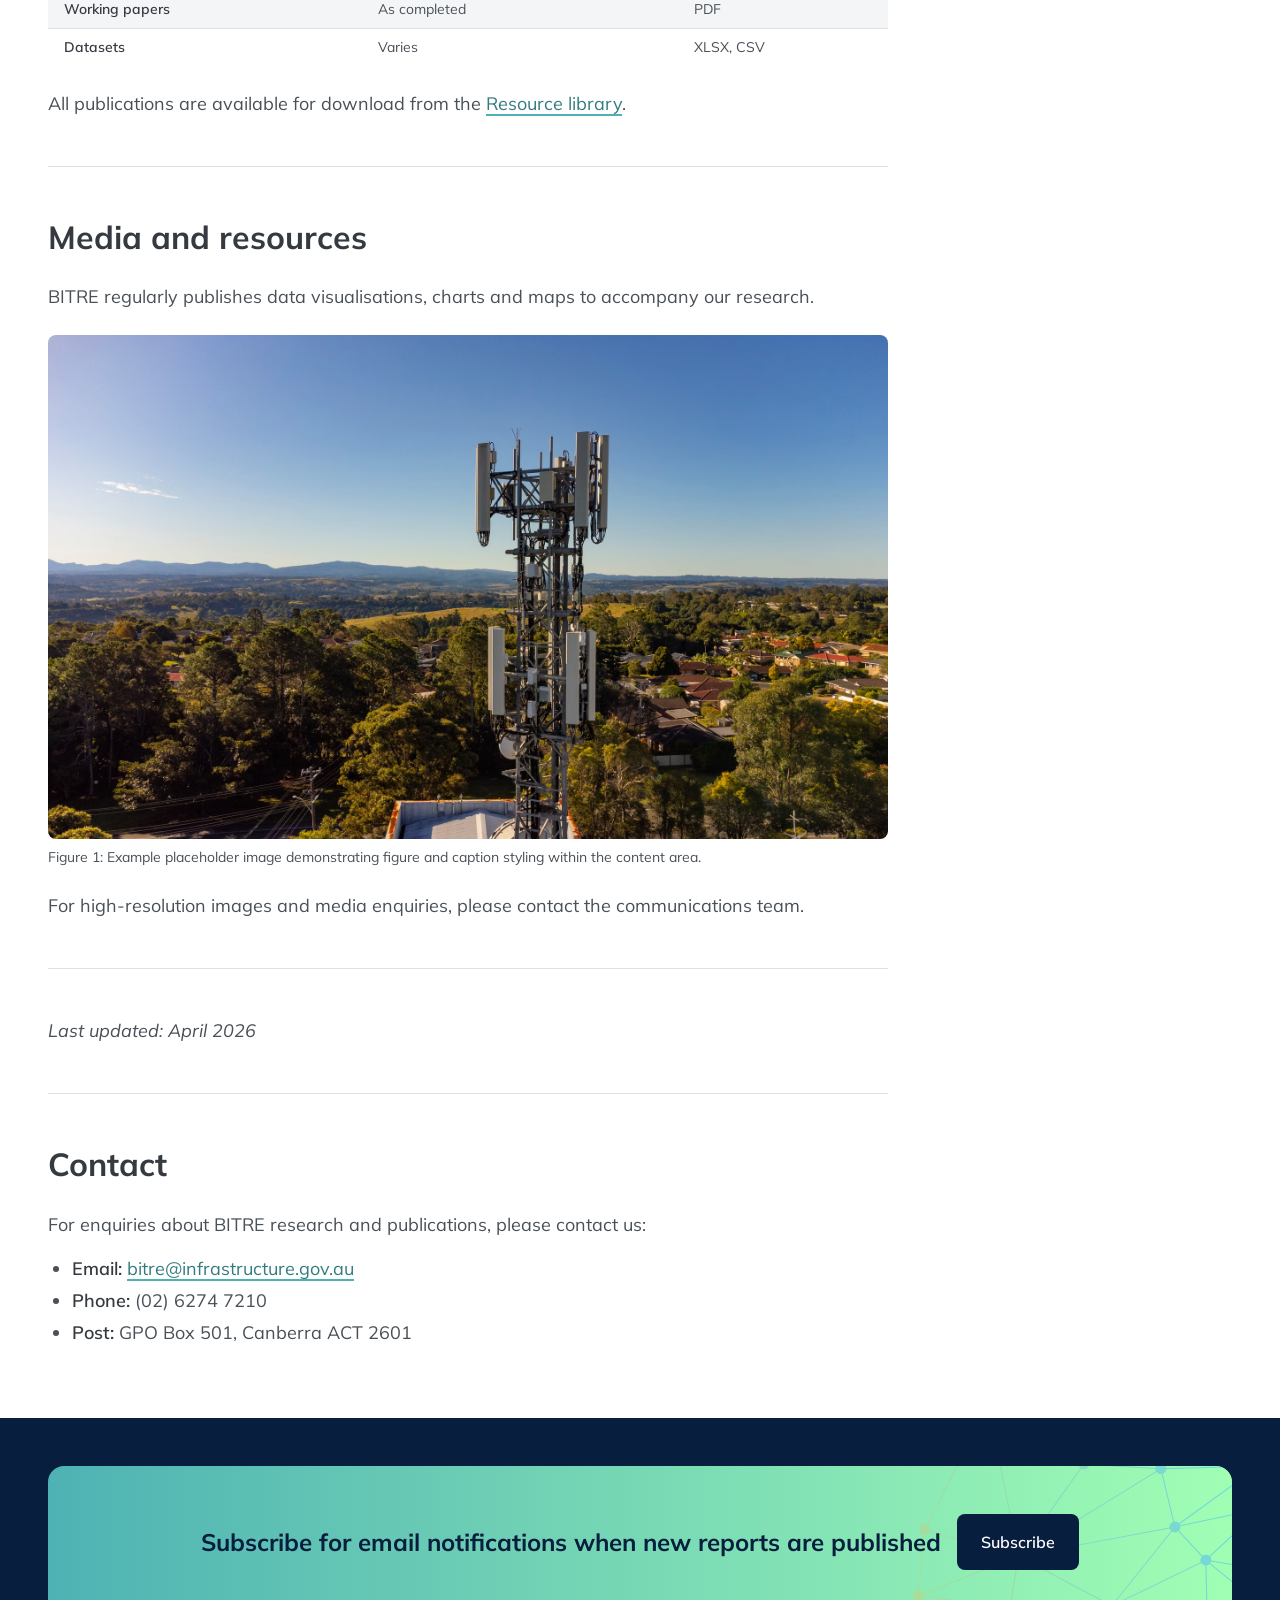
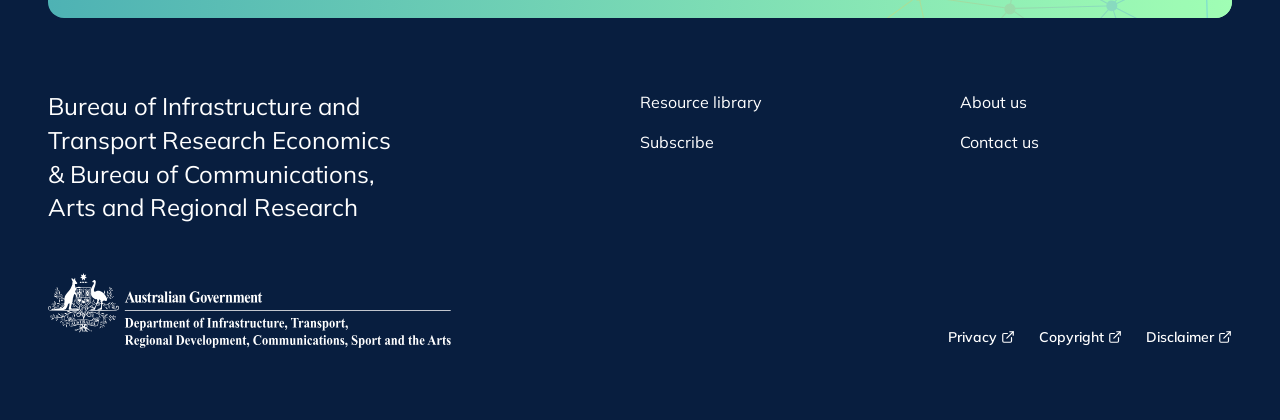
<file: templates/content.html>
<!DOCTYPE html>
<html lang="en">
<head>
  <meta charset="UTF-8">
  <meta name="viewport" content="width=device-width, initial-scale=1.0">
  <title>Content Page — BITRE/BCARR</title>

  <link rel="preconnect" href="https://fonts.googleapis.com">
  <link rel="preconnect" href="https://fonts.gstatic.com" crossorigin>
  <link href="https://fonts.googleapis.com/css2?family=Mulish:ital,wght@0,400;0,500;0,600;0,700;0,800;1,400;1,600&display=swap" rel="stylesheet">

  <link rel="stylesheet" href="../css/main.css">
</head>
<body class="page-content">

<a href="#main-content" class="skip-link">Skip to main content</a>

<!-- =========================================================================
  HEADER — Dual bar: utility (white) + nav bar (navy)
========================================================================== -->
<header class="site-header" role="banner">
  <div class="site-header__utility-bar">
    <div class="site-header__utility-bar-inner">
      <a class="site-header__branding" href="/" aria-label="Australian Government — DITRDCSA home">
        <img src="../assets/images/logo.svg" alt="DITRDCSA" width="403" height="75">
      </a>

      <nav class="site-header__utility-nav" aria-label="Utility navigation">
        <a class="site-header__utility-link" href="#" target="_blank" rel="noopener noreferrer">
          Ministers
          <svg width="12" height="12" viewBox="0 0 24 24" fill="none" stroke="currentColor" stroke-width="2" stroke-linecap="round" stroke-linejoin="round" aria-hidden="true">
            <path d="M15 3h6v6"/>
            <path d="M10 14 21 3"/>
            <path d="M18 13v6a2 2 0 0 1-2 2H5a2 2 0 0 1-2-2V8a2 2 0 0 1 2-2h6"/>
          </svg>
        </a>
        <a class="site-header__utility-link" href="#" target="_blank" rel="noopener noreferrer">
          Department
          <svg width="12" height="12" viewBox="0 0 24 24" fill="none" stroke="currentColor" stroke-width="2" stroke-linecap="round" stroke-linejoin="round" aria-hidden="true">
            <path d="M15 3h6v6"/>
            <path d="M10 14 21 3"/>
            <path d="M18 13v6a2 2 0 0 1-2 2H5a2 2 0 0 1-2-2V8a2 2 0 0 1 2-2h6"/>
          </svg>
        </a>
        <a class="site-header__utility-link site-header__utility-link--bold" href="#">About us</a>
        <button class="site-header__utility-search" aria-label="Open site search" aria-expanded="false" aria-controls="header-search-panel">
          Search
          <svg width="22" height="22" viewBox="0 0 24 24" fill="none" stroke="currentColor" stroke-width="2" stroke-linecap="round" stroke-linejoin="round" aria-hidden="true">
            <circle cx="11" cy="11" r="8"/>
            <path d="m21 21-4.35-4.35"/>
          </svg>
        </button>
        <a class="site-header__site-name" href="/" aria-label="BITRE/BCARR home">BITRE/BCARR</a>
      </nav>
    </div>

    <div class="site-header__search-panel" id="header-search-panel" aria-hidden="true">
      <div class="site-header__search-panel-inner">
        <label class="site-header__search-label" for="header-search-input">Search topics</label>
        <div class="site-header__search-row">
          <form class="site-header__search-form" role="search" action="/search">
            <div class="site-header__search-field">
              <svg width="18" height="18" viewBox="0 0 24 24" fill="none" stroke="currentColor" stroke-width="2" stroke-linecap="round" stroke-linejoin="round" aria-hidden="true">
                <circle cx="11" cy="11" r="8"/>
                <path d="m21 21-4.35-4.35"/>
              </svg>
              <input
                type="search"
                id="header-search-input"
                name="q"
                class="site-header__search-input"
                placeholder="e.g. road safety, freight…"
                autocomplete="off"
                autocorrect="off"
                spellcheck="false"
              >
              <button type="submit" class="site-header__search-submit">
                <svg width="16" height="16" viewBox="0 0 24 24" fill="none" stroke="currentColor" stroke-width="2" stroke-linecap="round" stroke-linejoin="round" aria-hidden="true">
                  <path d="M5 12h14M12 5l7 7-7 7"/>
                </svg>
                <span class="u-visually-hidden">Search</span>
              </button>
            </div>
          </form>
          <button class="site-header__search-close">
            <svg width="20" height="20" viewBox="0 0 24 24" fill="none" stroke="currentColor" stroke-width="2" stroke-linecap="round" stroke-linejoin="round" aria-hidden="true">
              <path d="M18 6 6 18M6 6l12 12"/>
            </svg>
            <span class="u-visually-hidden">Close search</span>
          </button>
        </div>
      </div>
    </div>
  </div>

  <div class="site-header__nav-bar">
    <div class="site-header__nav-bar-inner">
      <a class="site-header__mobile-logo" href="/" aria-label="DITRDCSA home">
        <img src="../assets/images/logo.svg" alt="DITRDCSA">
      </a>

      <a class="site-header__mobile-site-name" href="/" aria-label="BITRE/BCARR home">BITRE/BCARR</a>

      <a class="site-header__home-link" href="/" aria-label="Home">
        <svg width="18" height="18" viewBox="0 0 24 24" fill="none" stroke="currentColor" stroke-width="2" stroke-linecap="round" stroke-linejoin="round" aria-hidden="true">
          <path d="M3 9l9-7 9 7v11a2 2 0 0 1-2 2H5a2 2 0 0 1-2-2z"/>
          <polyline points="9 22 9 12 15 12 15 22"/>
        </svg>
      </a>

      <nav class="site-header__nav" aria-label="Primary navigation">
        <ul class="nav-list" role="list">
          <li class="nav-item nav-item--indent"><a class="nav-item__link" href="#">Arts</a></li>
          <li class="nav-item"><a class="nav-item__link" href="#">Aviation</a></li>
          <li class="nav-item"><a class="nav-item__link" href="#">Communications</a></li>
          <li class="nav-item"><a class="nav-item__link" href="#">Freight</a></li>
          <li class="nav-item"><a class="nav-item__link" href="#">Infrastructure</a></li>
          <li class="nav-item"><a class="nav-item__link" href="#">Maritime</a></li>
          <li class="nav-item"><a class="nav-item__link" href="#">Rail</a></li>
          <li class="nav-item"><a class="nav-item__link" href="#">Regions &amp; Cities</a></li>
          <li class="nav-item"><a class="nav-item__link" href="#">Roads &amp; Road Vehicles</a></li>
          <li class="nav-item"><a class="nav-item__link" href="#">Road Safety</a></li>
        </ul>
      </nav>

      <button class="site-header__burger"
              aria-label="Open navigation menu"
              aria-expanded="false"
              aria-controls="mobile-menu">
        <span></span>
        <span></span>
      </button>
    </div>
  </div>

  <div class="site-header__mobile-menu" id="mobile-menu" aria-hidden="true">
    <div class="site-header__mobile-menu-inner">
      <nav aria-label="Mobile navigation">
        <ul class="nav-list nav-list--vertical" role="list">
          <li class="nav-item nav-item--indent"><a class="nav-item__link" href="#">Arts</a></li>
          <li class="nav-item"><a class="nav-item__link" href="#">Aviation</a></li>
          <li class="nav-item"><a class="nav-item__link" href="#">Communications</a></li>
          <li class="nav-item"><a class="nav-item__link" href="#">Freight</a></li>
          <li class="nav-item"><a class="nav-item__link" href="#">Infrastructure</a></li>
          <li class="nav-item"><a class="nav-item__link" href="#">Maritime</a></li>
          <li class="nav-item"><a class="nav-item__link" href="#">Rail</a></li>
          <li class="nav-item"><a class="nav-item__link" href="#">Regions &amp; Cities</a></li>
          <li class="nav-item"><a class="nav-item__link" href="#">Roads &amp; Road Vehicles</a></li>
          <li class="nav-item"><a class="nav-item__link" href="#">Road Safety</a></li>
        </ul>
      </nav>

      <div class="site-header__mobile-utility">
        <a class="site-header__mobile-utility-link site-header__mobile-utility-link--bold" href="#">Resource library</a>
        <a class="site-header__mobile-utility-link site-header__mobile-utility-link--bold" href="#">About us</a>
        <a class="site-header__mobile-utility-link site-header__mobile-utility-link--bold" href="#">Subscribe</a>
        <a class="site-header__mobile-utility-link site-header__mobile-utility-link--bold" href="#">Contact us</a>
        <a class="site-header__mobile-utility-link" href="#" target="_blank" rel="noopener noreferrer">
          Ministers
          <svg width="11" height="11" viewBox="0 0 24 24" fill="none" stroke="currentColor" stroke-width="2" stroke-linecap="round" stroke-linejoin="round" aria-hidden="true">
            <path d="M15 3h6v6"/>
            <path d="M10 14 21 3"/>
            <path d="M18 13v6a2 2 0 0 1-2 2H5a2 2 0 0 1-2-2V8a2 2 0 0 1 2-2h6"/>
          </svg>
        </a>
        <a class="site-header__mobile-utility-link" href="#" target="_blank" rel="noopener noreferrer">
          Department
          <svg width="11" height="11" viewBox="0 0 24 24" fill="none" stroke="currentColor" stroke-width="2" stroke-linecap="round" stroke-linejoin="round" aria-hidden="true">
            <path d="M15 3h6v6"/>
            <path d="M10 14 21 3"/>
            <path d="M18 13v6a2 2 0 0 1-2 2H5a2 2 0 0 1-2-2V8a2 2 0 0 1 2-2h6"/>
          </svg>
        </a>
      </div>

      <div class="site-header__mobile-search">
        <form class="site-header__mobile-search-form search-box search-box--hero" role="search" action="/search">
          <input
            class="search-box__input"
            type="search"
            id="mobile-nav-search"
            name="q"
            placeholder="What are you looking for?"
            autocomplete="off"
            autocorrect="off"
            spellcheck="false"
          >
          <div class="search-box__footer">
            <label class="search-box__label" for="mobile-nav-search">Search all resources</label>
            <button class="search-box__submit" type="submit" aria-label="Search">
              <svg width="22" height="22" viewBox="0 0 24 24" fill="none" stroke="currentColor" stroke-width="2" stroke-linecap="round" stroke-linejoin="round" aria-hidden="true">
                <circle cx="11" cy="11" r="8"/>
                <path d="m21 21-4.35-4.35"/>
              </svg>
            </button>
          </div>
        </form>
      </div>
    </div>
  </div>
</header>

<main id="main-content">

  <!-- =========================================================================
    HERO — navy band with breadcrumb + H1 (same as resource library, no search)
  ========================================================================== -->
  <section class="hero hero--topic" aria-labelledby="content-heading">
    <div class="hero__left">
      <img src="../assets/images/device-grid.svg" alt="" class="hero__device-grid hero__device-grid--right" aria-hidden="true">
      <div class="hero__left-inner">
        <nav class="hero__breadcrumb" aria-label="Breadcrumb" data-animate>
          <a href="/">Home</a>
          <span class="hero__breadcrumb-sep" aria-hidden="true">›</span>
          <a href="#">About us</a>
          <span class="hero__breadcrumb-sep" aria-hidden="true">›</span>
          <span class="hero__breadcrumb-current" aria-current="page">Page title</span>
        </nav>

        <h1 class="hero__heading" id="content-heading" data-animate style="--animate-delay: 80ms">Page title</h1>

        <p class="hero__body" data-animate style="--animate-delay: 160ms">A short introduction or summary for this content page. This text provides context for the reader.</p>
      </div>
    </div>
  </section>

  <!-- =========================================================================
    BODY — content column (left) + sub-navigation sidebar (right)
  ========================================================================== -->
  <div class="page-content__body">
    <div class="page-content__body-inner">

      <!-- Main content column — all WYSIWYG elements demonstrated -->
      <div class="page-content__main">

        <!-- SECTION: Overview (paragraphs, bold, italic, links) -->
        <section id="overview" class="page-content__section" data-animate>
          <h2>Overview</h2>
          <p>The Bureau of Infrastructure and Transport Research Economics (BITRE) provides <strong>independent research</strong>, analysis and statistics on infrastructure, transport and related issues. Our work supports <em>evidence-based policy development</em> within the Australian Government.</p>
          <p>BITRE produces a wide range of publications including statistical reports, research reports, information sheets and working papers covering transport modes, infrastructure, regional development and related areas.</p>
          <p>Our publications are publicly available through the <a href="#">Resource library</a> and are used by government departments, industry bodies, researchers and the broader community.</p>
        </section>

        <!-- SECTION: What we do (h3, h4, bulleted + numbered lists, nested lists) -->
        <section id="what-we-do" class="page-content__section" data-animate>
          <h2>What we do</h2>
          <p>We collect, analyse and publish data and research on Australia's transport system and infrastructure.</p>

          <h3>Key activities</h3>
          <ul>
            <li>Collecting and publishing transport statistics</li>
            <li>Analysing infrastructure investment and performance</li>
            <li>Researching transport safety and regulation</li>
            <li>Monitoring freight supply chains and logistics
              <ul>
                <li>Road freight movements</li>
                <li>Rail freight volumes</li>
                <li>Coastal shipping activity</li>
              </ul>
            </li>
            <li>Assessing regional connectivity and access</li>
          </ul>

          <h3>Publication schedule</h3>
          <p>Our reports follow a regular release cycle:</p>
          <ol>
            <li>Monthly statistical bulletins (aviation, maritime)</li>
            <li>Quarterly freight and logistics updates</li>
            <li>Annual yearbook and statistical summary
              <ol>
                <li>Transport infrastructure yearbook</li>
                <li>Regional connectivity report</li>
              </ol>
            </li>
            <li>Ad-hoc research reports and working papers</li>
          </ol>

          <h4>Data availability</h4>
          <p>Most datasets are published in both PDF and machine-readable formats (XLSX, CSV). Historical data is available on request.</p>

          <h5>Embargo policy</h5>
          <p>Pre-release access to statistical data may be provided to the Minister's office under strict embargo conditions.</p>

          <h6>Revision history</h6>
          <p>All corrections and revisions to published data are noted in the relevant publication's errata section.</p>
        </section>

        <!-- SECTION: Blockquote -->
        <section id="our-research" class="page-content__section" data-animate>
          <h2>Our research areas</h2>
          <p>BITRE's research spans a range of topics critical to Australia's economic and social wellbeing.</p>

          <blockquote>
            <p>Good transport policy depends on good data. BITRE's research provides the evidence base that helps governments make informed decisions about infrastructure investment and regulatory reform.</p>
            <cite>BITRE Director, 2024 Annual Report</cite>
          </blockquote>

          <h3>Aviation</h3>
          <p>Domestic and international aviation statistics, airline performance, airport activity and air service accessibility for regional communities.</p>

          <h3>Maritime</h3>
          <p>Port activity, coastal shipping, <a href="#">waterline reports</a> on container handling productivity, and analysis of maritime freight movements.</p>

          <h3>Road transport</h3>
          <p>Vehicle fleet statistics, road safety analysis, traffic congestion measurement, and the <strong>economic costs of road crashes</strong>.</p>
        </section>

        <!-- SECTION: Table -->
        <section id="publications" class="page-content__section" data-animate>
          <h2>Publications</h2>
          <p>BITRE produces a variety of publication types to support evidence-based policy:</p>

          <table>
            <thead>
              <tr>
                <th>Type</th>
                <th>Frequency</th>
                <th>Formats</th>
              </tr>
            </thead>
            <tbody>
              <tr>
                <td><strong>Statistical reports</strong></td>
                <td>Monthly / Quarterly</td>
                <td>PDF, XLSX</td>
              </tr>
              <tr>
                <td><strong>Research reports</strong></td>
                <td>As completed</td>
                <td>PDF</td>
              </tr>
              <tr>
                <td><strong>Information sheets</strong></td>
                <td>As required</td>
                <td>PDF</td>
              </tr>
              <tr>
                <td><strong>Working papers</strong></td>
                <td>As completed</td>
                <td>PDF</td>
              </tr>
              <tr>
                <td><strong>Datasets</strong></td>
                <td>Varies</td>
                <td>XLSX, CSV</td>
              </tr>
            </tbody>
          </table>

          <p>All publications are available for download from the <a href="#">Resource library</a>.</p>
        </section>

        <!-- SECTION: Image -->
        <section id="media" class="page-content__section" data-animate>
          <h2>Media and resources</h2>
          <p>BITRE regularly publishes data visualisations, charts and maps to accompany our research.</p>

          <figure>
            <img src="../assets/images/banner/communications.png" alt="Communications sector imagery">
            <figcaption>Figure 1: Example placeholder image demonstrating figure and caption styling within the content area.</figcaption>
          </figure>

          <p>For high-resolution images and media enquiries, please contact the communications team.</p>

          <hr>

          <p><em>Last updated: April 2026</em></p>
        </section>

        <!-- SECTION: Contact -->
        <section id="contact" class="page-content__section" data-animate>
          <h2>Contact</h2>
          <p>For enquiries about BITRE research and publications, please contact us:</p>
          <ul>
            <li><strong>Email:</strong> <a href="mailto:bitre@infrastructure.gov.au">bitre@infrastructure.gov.au</a></li>
            <li><strong>Phone:</strong> (02) 6274 7210</li>
            <li><strong>Post:</strong> GPO Box 501, Canberra ACT 2601</li>
          </ul>
        </section>

      </div>

      <!-- Sub-navigation sidebar — links to sibling pages in this section -->
      <aside class="page-content__sidebar" aria-label="Section navigation" data-animate>
        <nav class="page-content__subnav">
          <p class="page-content__subnav-label">On this page</p>
          <ul class="page-content__subnav-links">
            <li><a class="page-content__subnav-link is-active" href="#overview">Overview</a></li>
            <li><a class="page-content__subnav-link" href="#what-we-do">What we do</a></li>
            <li><a class="page-content__subnav-link" href="#our-research">Our research areas</a></li>
            <li><a class="page-content__subnav-link" href="#publications">Publications</a></li>
            <li><a class="page-content__subnav-link" href="#media">Media and resources</a></li>
            <li><a class="page-content__subnav-link" href="#contact">Contact</a></li>
          </ul>
        </nav>
      </aside>

    </div>
  </div>

</main>

<!-- =========================================================================
  SUBSCRIBE BANNER
========================================================================== -->
<section class="subscribe-banner" aria-label="Newsletter subscription">
  <div class="subscribe-banner__inner">
    <div class="subscribe-banner__card" data-animate>
      <img src="../assets/images/device-grid.svg" alt="" class="subscribe-banner__bg" aria-hidden="true">
      <p class="subscribe-banner__text">Subscribe for email notifications when new reports are published</p>
      <a href="#" class="subscribe-banner__btn">Subscribe</a>
    </div>
  </div>
</section>

<!-- =========================================================================
  FOOTER
========================================================================== -->
<footer class="site-footer" role="contentinfo">
  <div class="site-footer__inner">
    <div class="site-footer__main">
      <div class="site-footer__brand">
        <p class="site-footer__org-name">Bureau of Infrastructure and<br> Transport Research Economics<br> &amp; Bureau of Communications,<br> Arts and Regional Research</p>
      </div>

      <nav class="site-footer__nav-col" aria-label="Footer navigation">
        <a class="site-footer__nav-link" href="#">Resource library</a>
        <a class="site-footer__nav-link" href="#">Subscribe</a>
      </nav>

      <nav class="site-footer__nav-col" aria-label="Footer secondary navigation">
        <a class="site-footer__nav-link" href="#">About us</a>
        <a class="site-footer__nav-link" href="#">Contact us</a>
      </nav>
    </div>

    <div class="site-footer__legal">
      <div class="site-footer__gov-brand">
        <img src="../assets/images/logo.svg" alt="" class="site-footer__gov-crest" aria-hidden="true">
      </div>

      <div class="site-footer__legal-links">
        <a class="site-footer__legal-link" href="#" target="_blank" rel="noopener noreferrer">
          Privacy
          <svg xmlns="http://www.w3.org/2000/svg" width="14" height="14" viewBox="0 0 24 24" fill="none" stroke="currentColor" stroke-width="2" stroke-linecap="round" stroke-linejoin="round" aria-hidden="true">
            <path d="M18 13v6a2 2 0 0 1-2 2H5a2 2 0 0 1-2-2V8a2 2 0 0 1 2-2h6"/>
            <polyline points="15 3 21 3 21 9"/>
            <line x1="10" y1="14" x2="21" y2="3"/>
          </svg>
        </a>
        <a class="site-footer__legal-link" href="#" target="_blank" rel="noopener noreferrer">
          Copyright
          <svg xmlns="http://www.w3.org/2000/svg" width="14" height="14" viewBox="0 0 24 24" fill="none" stroke="currentColor" stroke-width="2" stroke-linecap="round" stroke-linejoin="round" aria-hidden="true">
            <path d="M18 13v6a2 2 0 0 1-2 2H5a2 2 0 0 1-2-2V8a2 2 0 0 1 2-2h6"/>
            <polyline points="15 3 21 3 21 9"/>
            <line x1="10" y1="14" x2="21" y2="3"/>
          </svg>
        </a>
        <a class="site-footer__legal-link" href="#" target="_blank" rel="noopener noreferrer">
          Disclaimer
          <svg xmlns="http://www.w3.org/2000/svg" width="14" height="14" viewBox="0 0 24 24" fill="none" stroke="currentColor" stroke-width="2" stroke-linecap="round" stroke-linejoin="round" aria-hidden="true">
            <path d="M18 13v6a2 2 0 0 1-2 2H5a2 2 0 0 1-2-2V8a2 2 0 0 1 2-2h6"/>
            <polyline points="15 3 21 3 21 9"/>
            <line x1="10" y1="14" x2="21" y2="3"/>
          </svg>
        </a>
      </div>
    </div>
  </div>
</footer>

<!-- =========================================================================
  SCRIPTS
========================================================================== -->
<script>
  // Mobile menu toggle
  (function () {
    var burger = document.querySelector('.site-header__burger');
    var menu = document.querySelector('.site-header__mobile-menu');

    if (!burger || !menu) return;

    var navBar = document.querySelector('.site-header__nav-bar');
    var header = document.querySelector('.site-header');
    var siteName = document.querySelector('.site-header__mobile-site-name');
    var desktopMq = window.matchMedia('(min-width: 1024px)');
    var mobileNavMq = window.matchMedia('(max-width: 1023px)');

    function setMenuOffset() {
      if (navBar) {
        menu.style.setProperty('--mobile-menu-offset', navBar.getBoundingClientRect().height + 'px');
      }
    }

    function closeMenu() {
      menu.classList.remove('is-open');
      burger.setAttribute('aria-expanded', 'false');
      menu.setAttribute('aria-hidden', 'true');
      document.body.style.overflow = '';
      if (siteName) {
        siteName.style.transition = '';
        siteName.style.transform = '';
      }
      if (header) header.classList.remove('is-menu-open');
    }

    function animateSiteNameLayoutChange(mutate) {
      if (!siteName || !mobileNavMq.matches) {
        mutate();
        return;
      }

      var firstRect = siteName.getBoundingClientRect();
      mutate();
      var lastRect = siteName.getBoundingClientRect();
      var deltaX = firstRect.left - lastRect.left;

      if (!deltaX) return;

      siteName.style.transition = 'none';
      siteName.style.transform = 'translateX(' + deltaX + 'px)';
      siteName.getBoundingClientRect();

      requestAnimationFrame(function () {
        siteName.style.transition = '';
        siteName.style.transform = '';
      });
    }

    burger.addEventListener('click', function () {
      animateSiteNameLayoutChange(function () {
        if (header) header.classList.remove('is-menu-open');
        var isOpen = menu.classList.toggle('is-open');
        burger.setAttribute('aria-expanded', isOpen);
        menu.setAttribute('aria-hidden', !isOpen);
        document.body.style.overflow = isOpen ? 'hidden' : '';
        if (isOpen) {
          window.scrollTo({ top: 0, behavior: 'auto' });
          if (header) header.classList.add('is-menu-open');
          setMenuOffset();
        } else {
          closeMenu();
        }
      });
    });

    window.addEventListener('resize', function () {
      if (desktopMq.matches) {
        closeMenu();
        return;
      }

      if (menu.classList.contains('is-open')) {
        setMenuOffset();
      }
    });
  })();

  // Header search panel
  (function () {
    var searchBtn = document.querySelector('.site-header__utility-search');
    var panel = document.getElementById('header-search-panel');
    var input = document.getElementById('header-search-input');
    var closeBtn = panel ? panel.querySelector('.site-header__search-close') : null;

    if (!searchBtn || !panel || !input) return;

    function openPanel() {
      panel.classList.add('is-open');
      panel.setAttribute('aria-hidden', 'false');
      searchBtn.setAttribute('aria-expanded', 'true');
      requestAnimationFrame(function () { input.focus(); });
    }

    function closePanel() {
      panel.classList.remove('is-open');
      panel.setAttribute('aria-hidden', 'true');
      searchBtn.setAttribute('aria-expanded', 'false');
      searchBtn.focus();
    }

    searchBtn.addEventListener('click', function () {
      panel.classList.contains('is-open') ? closePanel() : openPanel();
    });

    if (closeBtn) {
      closeBtn.addEventListener('click', closePanel);
    }

    document.addEventListener('keydown', function (e) {
      if (e.key === 'Escape' && panel.classList.contains('is-open')) {
        closePanel();
      }
    });

    document.addEventListener('click', function (e) {
      if (
        panel.classList.contains('is-open') &&
        !panel.contains(e.target) &&
        !searchBtn.contains(e.target)
      ) {
        closePanel();
      }
    });
  })();

  // Staggered entrance animations
  (function () {
    if (!('IntersectionObserver' in window)) {
      document.querySelectorAll('[data-animate]').forEach(function (el) {
        el.classList.add('is-visible');
      });
      return;
    }

    var observer = new IntersectionObserver(function (entries) {
      entries.forEach(function (entry) {
        if (entry.isIntersecting) {
          entry.target.classList.add('is-visible');
          observer.unobserve(entry.target);
        }
      });
    }, {
      threshold: 0.1,
      rootMargin: '0px 0px -40px 0px'
    });

    document.querySelectorAll('[data-animate]').forEach(function (el) {
      observer.observe(el);
    });
  })();

  // Subnav — highlight active section on scroll
  (function () {
    var links = document.querySelectorAll('.page-content__subnav-link');
    var sections = [];
    links.forEach(function (link) {
      var id = link.getAttribute('href').replace('#', '');
      var section = document.getElementById(id);
      if (section) sections.push({ id: id, el: section, link: link });
    });
    if (!sections.length) return;

    function update() {
      var scrollY = window.scrollY + 120;
      var current = sections[0];
      for (var i = 0; i < sections.length; i++) {
        if (sections[i].el.offsetTop <= scrollY) current = sections[i];
      }
      links.forEach(function (l) { l.classList.remove('is-active'); });
      current.link.classList.add('is-active');
    }

    window.addEventListener('scroll', update, { passive: true });
    update();
  })();

  // Parallax for hero device-grid SVG
  (function () {
    var right = document.querySelector('.hero__device-grid--right');
    if (!right) return;

    var ticking = false;
    window.addEventListener('scroll', function () {
      if (!ticking) {
        requestAnimationFrame(function () {
          right.style.transform = 'translateY(' + (-window.scrollY * 0.12) + 'px)';
          ticking = false;
        });
        ticking = true;
      }
    }, { passive: true });
  })();

</script>
<script src="../js/main.js"></script>

</body>
</html>
</file>
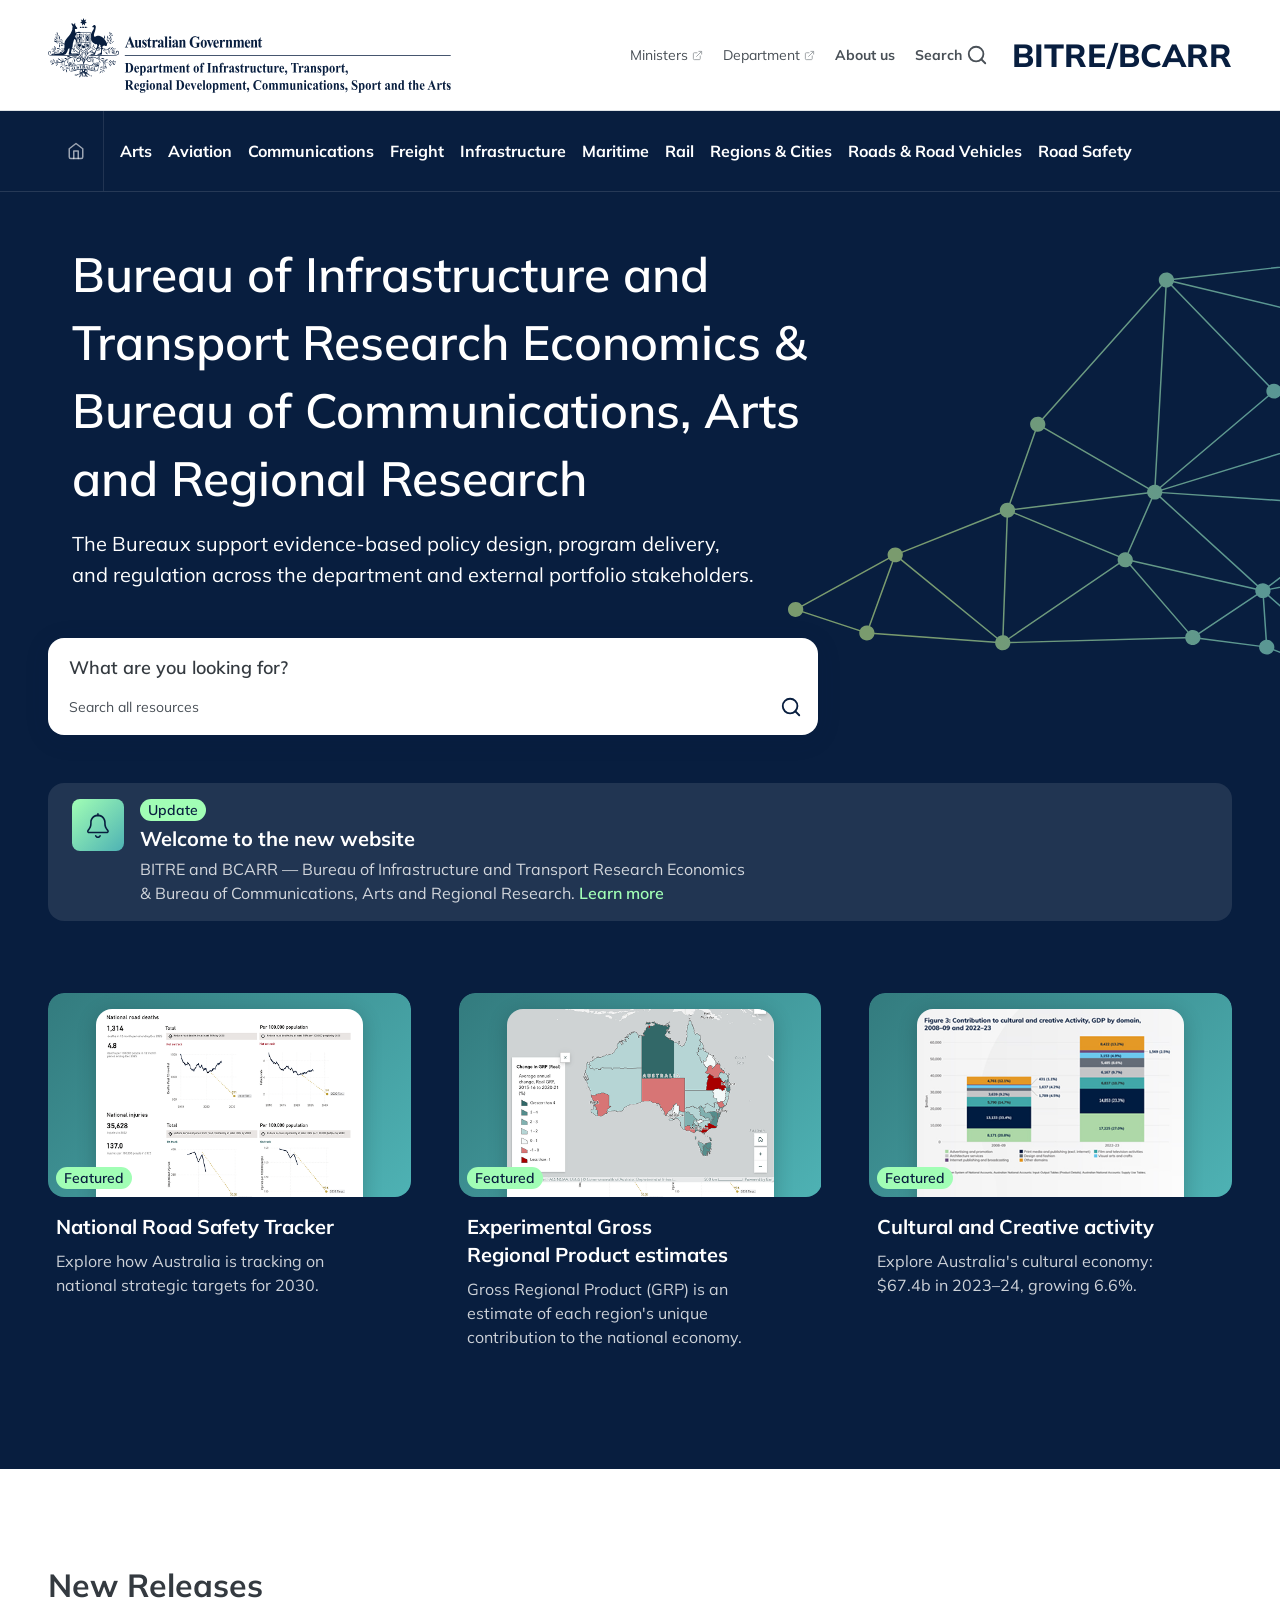
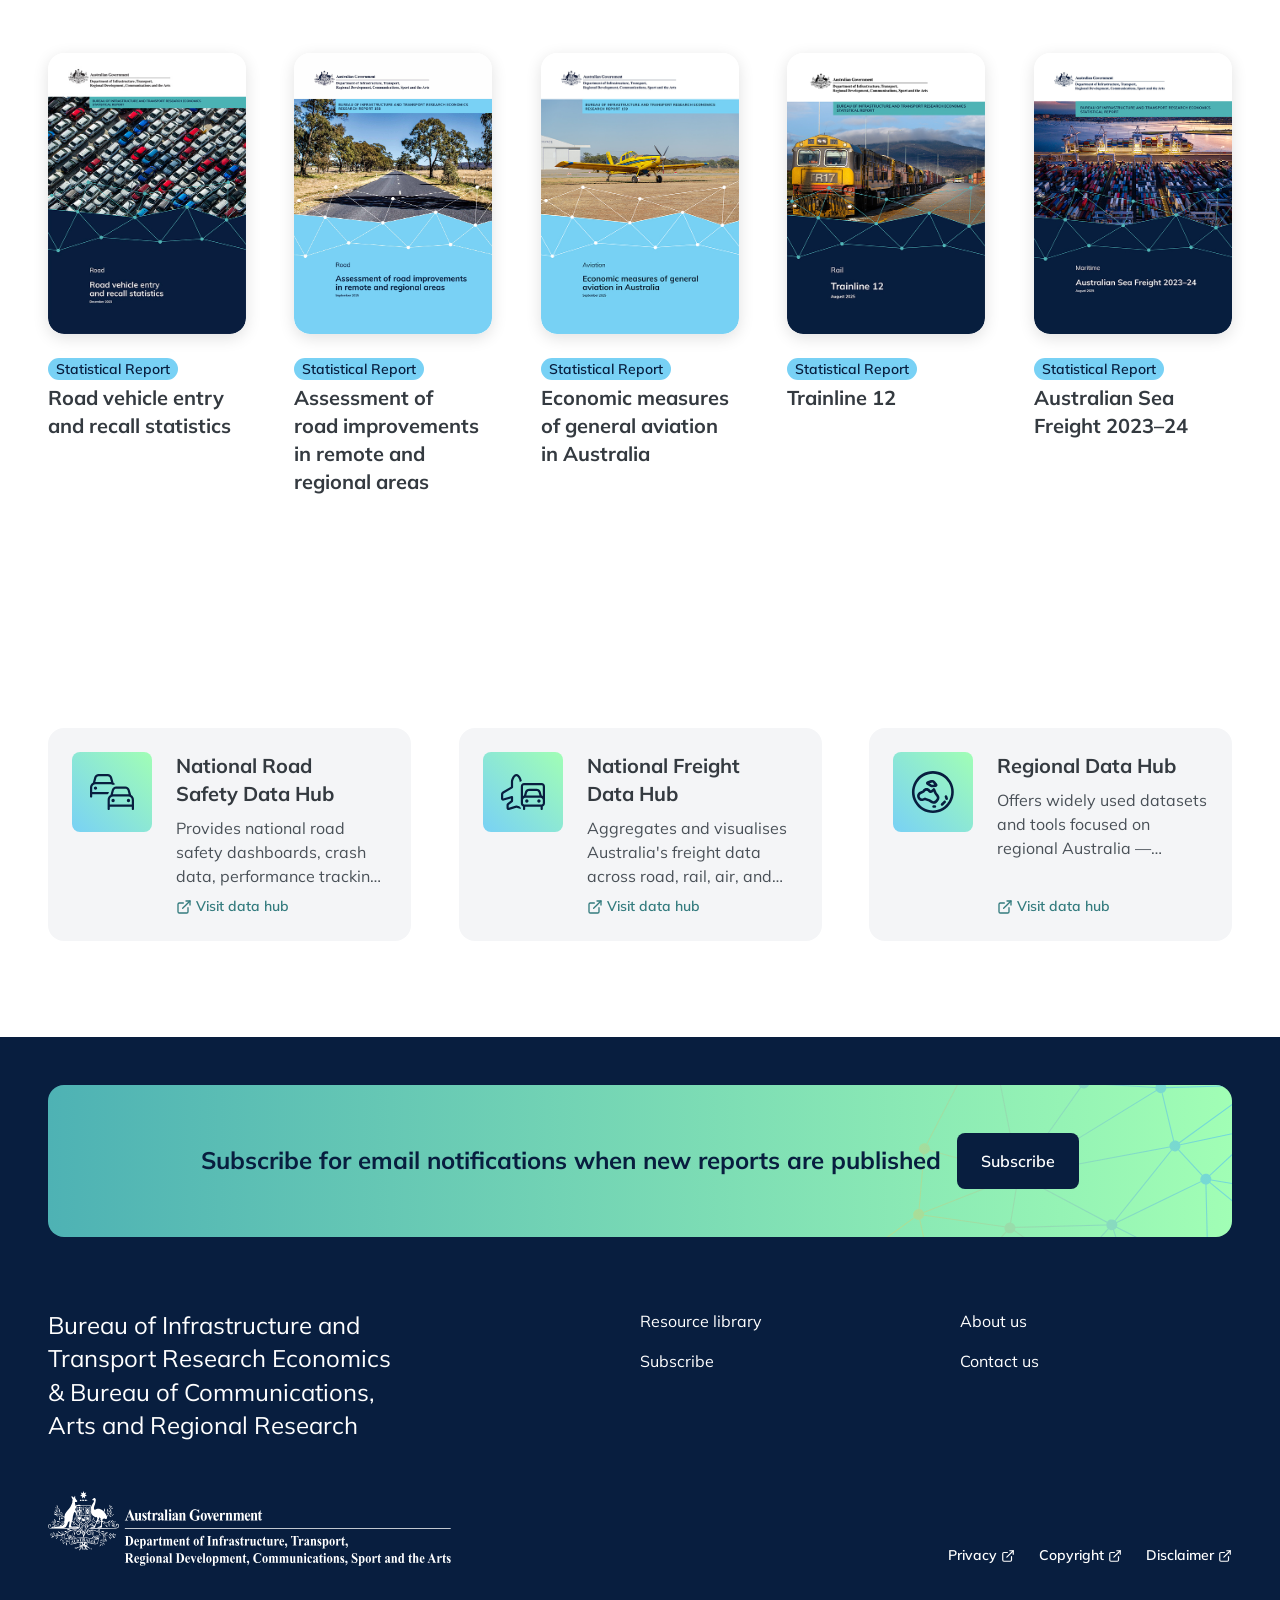
<file: templates/home.html>
<!DOCTYPE html>
<html lang="en">
<head>
  <meta charset="UTF-8">
  <meta name="viewport" content="width=device-width, initial-scale=1.0">
  <title>BITCARR — Component Library</title>

  <!-- Google Fonts — Mulish (400, 500, 600, 700, 800 + italics) -->
  <link rel="preconnect" href="https://fonts.googleapis.com">
  <link rel="preconnect" href="https://fonts.gstatic.com" crossorigin>
  <link href="https://fonts.googleapis.com/css2?family=Mulish:ital,wght@0,400;0,500;0,600;0,700;0,800;1,400;1,600&display=swap" rel="stylesheet">

  <!--
    BITCARR Design System — Component Demo
    =======================================
    This file demonstrates all components at every responsive state.
    Resize your browser to see mobile / tablet / desktop layouts.

    To compile SCSS:
      npx sass scss/main.scss css/main.css --watch --style=expanded

    Drupal dev: copy component HTML into your .html.twig templates.
    The BEM class names map directly to the SCSS partial structure.
  -->

  <link rel="stylesheet" href="../css/main.css">

</head>
<body>

<a href="#main-content" class="skip-link">Skip to main content</a>

<!-- =========================================================================
  HEADER — Dual bar: utility (white) + nav bar (navy)
========================================================================== -->
<header class="site-header" role="banner">

  <!-- 1. Utility bar (desktop only) -->
  <div class="site-header__utility-bar">
    <div class="site-header__utility-bar-inner">

      <!-- Branding: logo + dept name -->
      <a class="site-header__branding" href="/" aria-label="Australian Government — DITRDCSA home">
        <img src="../assets/images/logo.svg" alt="DITRDCSA" width="403" height="75">
      </a>

      <!-- Utility links -->
      <nav class="site-header__utility-nav" aria-label="Utility navigation">
        <a class="site-header__utility-link" href="#" target="_blank" rel="noopener noreferrer">
          Ministers
          <svg width="12" height="12" viewBox="0 0 24 24" fill="none" stroke="currentColor" stroke-width="2" stroke-linecap="round" stroke-linejoin="round" aria-hidden="true">
            <path d="M15 3h6v6"/>
            <path d="M10 14 21 3"/>
            <path d="M18 13v6a2 2 0 0 1-2 2H5a2 2 0 0 1-2-2V8a2 2 0 0 1 2-2h6"/>
          </svg>
        </a>
        <a class="site-header__utility-link" href="#" target="_blank" rel="noopener noreferrer">
          Department
          <svg width="12" height="12" viewBox="0 0 24 24" fill="none" stroke="currentColor" stroke-width="2" stroke-linecap="round" stroke-linejoin="round" aria-hidden="true">
            <path d="M15 3h6v6"/>
            <path d="M10 14 21 3"/>
            <path d="M18 13v6a2 2 0 0 1-2 2H5a2 2 0 0 1-2-2V8a2 2 0 0 1 2-2h6"/>
          </svg>
        </a>
        <a class="site-header__utility-link site-header__utility-link--bold" href="#">About us</a>
        <button class="site-header__utility-search" aria-label="Open site search" aria-expanded="false" aria-controls="header-search-panel">
          Search
          <svg width="22" height="22" viewBox="0 0 24 24" fill="none" stroke="currentColor" stroke-width="2" stroke-linecap="round" stroke-linejoin="round" aria-hidden="true"><circle cx="11" cy="11" r="8"/><path d="m21 21-4.35-4.35"/></svg>
        </button>
        <a class="site-header__site-name" href="/" aria-label="BITRE/BCARR home">BITRE/BCARR</a>
      </nav>

    </div>

    <!-- Search panel (toggled by Search button in utility nav) -->
    <div class="site-header__search-panel" id="header-search-panel" aria-hidden="true">
      <div class="site-header__search-panel-inner">
        <label class="site-header__search-label" for="header-search-input">Search topics</label>
        <div class="site-header__search-row">
          <form class="site-header__search-form" role="search" action="/search">
            <div class="site-header__search-field">
              <svg width="18" height="18" viewBox="0 0 24 24" fill="none" stroke="currentColor" stroke-width="2" stroke-linecap="round" stroke-linejoin="round" aria-hidden="true"><circle cx="11" cy="11" r="8"/><path d="m21 21-4.35-4.35"/></svg>
              <input
                type="search"
                id="header-search-input"
                name="q"
                class="site-header__search-input"
                placeholder="e.g. road safety, freight…"
                autocomplete="off"
                autocorrect="off"
                spellcheck="false"
              >
              <button type="submit" class="site-header__search-submit">
                <svg width="16" height="16" viewBox="0 0 24 24" fill="none" stroke="currentColor" stroke-width="2" stroke-linecap="round" stroke-linejoin="round" aria-hidden="true"><path d="M5 12h14M12 5l7 7-7 7"/></svg>
                <span class="u-visually-hidden">Search</span>
              </button>
            </div>
          </form>
          <button class="site-header__search-close">
            <svg width="20" height="20" viewBox="0 0 24 24" fill="none" stroke="currentColor" stroke-width="2" stroke-linecap="round" stroke-linejoin="round" aria-hidden="true"><path d="M18 6 6 18M6 6l12 12"/></svg>
            <span class="u-visually-hidden">Close search</span>
          </button>
        </div>
      </div>
    </div>

  </div>

  <!-- 2. Nav bar (sticky, navy) -->
  <div class="site-header__nav-bar">
    <div class="site-header__nav-bar-inner">

      <!-- Mobile logo (md breakpoint only) -->
      <a class="site-header__mobile-logo" href="/" aria-label="DITRDCSA home">
        <img src="../assets/images/logo.svg" alt="DITRDCSA">
      </a>

      <!-- Mobile site name (hidden on desktop) -->
      <a class="site-header__mobile-site-name" href="/" aria-label="BITRE/BCARR home">BITRE/BCARR</a>

      <!-- Home icon (desktop) -->
      <a class="site-header__home-link" href="/" aria-label="Home">
        <svg width="18" height="18" viewBox="0 0 24 24" fill="none" stroke="currentColor" stroke-width="2" stroke-linecap="round" stroke-linejoin="round" aria-hidden="true">
          <path d="M3 9l9-7 9 7v11a2 2 0 0 1-2 2H5a2 2 0 0 1-2-2z"/>
          <polyline points="9 22 9 12 15 12 15 22"/>
        </svg>
      </a>

      <!-- Primary navigation (desktop) -->
      <nav class="site-header__nav" aria-label="Primary navigation">
        <ul class="nav-list" role="list">
          <li class="nav-item nav-item--indent"><a class="nav-item__link" href="#">Arts</a></li>
          <li class="nav-item"><a class="nav-item__link" href="#">Aviation</a>
          </li>
          <li class="nav-item"><a class="nav-item__link" href="#">Communications</a></li>
          <li class="nav-item"><a class="nav-item__link" href="#">Freight</a></li>
          <li class="nav-item">
            <a class="nav-item__link" href="#">Infrastructure</a>
          </li>
          <li class="nav-item"><a class="nav-item__link" href="#">Maritime</a></li>
          <li class="nav-item"><a class="nav-item__link" href="#">Rail</a></li>
          <li class="nav-item"><a class="nav-item__link" href="#">Regions &amp; Cities</a></li>
          <li class="nav-item"><a class="nav-item__link" href="#">Roads &amp; Road Vehicles</a></li>
          <li class="nav-item"><a class="nav-item__link" href="#">Road Safety</a></li>
        </ul>
      </nav>

      <!-- Mobile hamburger -->
      <button class="site-header__burger"
              aria-label="Open navigation menu"
              aria-expanded="false"
              aria-controls="mobile-menu">
        <span></span>
        <span></span>
      </button>

    </div>
  </div>

  <!-- Mobile menu panel -->
  <div class="site-header__mobile-menu" id="mobile-menu" aria-hidden="true">
    <div class="site-header__mobile-menu-inner">

      <!-- Primary nav links -->
      <nav aria-label="Mobile navigation">
        <ul class="nav-list nav-list--vertical" role="list">
          <li class="nav-item nav-item--indent"><a class="nav-item__link" href="#">Arts</a></li>
          <li class="nav-item"><a class="nav-item__link" href="#">Aviation</a></li>
          <li class="nav-item"><a class="nav-item__link" href="#">Communications</a></li>
          <li class="nav-item"><a class="nav-item__link" href="#">Freight</a></li>
          <li class="nav-item"><a class="nav-item__link" href="#">Infrastructure</a></li>
          <li class="nav-item"><a class="nav-item__link" href="#">Maritime</a></li>
          <li class="nav-item"><a class="nav-item__link" href="#">Rail</a></li>
          <li class="nav-item"><a class="nav-item__link" href="#">Regions &amp; Cities</a></li>
          <li class="nav-item"><a class="nav-item__link" href="#">Roads &amp; Road Vehicles</a></li>
          <li class="nav-item"><a class="nav-item__link" href="#">Road Safety</a></li>
        </ul>
      </nav>

      <!-- Utility links -->
      <div class="site-header__mobile-utility">
        <a class="site-header__mobile-utility-link site-header__mobile-utility-link--bold" href="#">Resource library</a>
        <a class="site-header__mobile-utility-link site-header__mobile-utility-link--bold" href="#">About us</a>
        <a class="site-header__mobile-utility-link site-header__mobile-utility-link--bold" href="#">Subscribe</a>
        <a class="site-header__mobile-utility-link site-header__mobile-utility-link--bold" href="#">Contact us</a>
        <a class="site-header__mobile-utility-link" href="#" target="_blank" rel="noopener noreferrer">
          Ministers
          <svg width="11" height="11" viewBox="0 0 24 24" fill="none" stroke="currentColor" stroke-width="2" stroke-linecap="round" stroke-linejoin="round" aria-hidden="true">
            <path d="M15 3h6v6"/><path d="M10 14 21 3"/><path d="M18 13v6a2 2 0 0 1-2 2H5a2 2 0 0 1-2-2V8a2 2 0 0 1 2-2h6"/>
          </svg>
        </a>
        <a class="site-header__mobile-utility-link" href="#" target="_blank" rel="noopener noreferrer">
          Department
          <svg width="11" height="11" viewBox="0 0 24 24" fill="none" stroke="currentColor" stroke-width="2" stroke-linecap="round" stroke-linejoin="round" aria-hidden="true">
            <path d="M15 3h6v6"/><path d="M10 14 21 3"/><path d="M18 13v6a2 2 0 0 1-2 2H5a2 2 0 0 1-2-2V8a2 2 0 0 1 2-2h6"/>
          </svg>
        </a>
      </div>

      <!-- Search -->
      <div class="site-header__mobile-search">
        <form class="site-header__mobile-search-form search-box search-box--hero" role="search" action="/search">
          <input
            class="search-box__input"
            type="search"
            id="mobile-nav-search"
            name="q"
            placeholder="What are you looking for?"
            autocomplete="off"
            autocorrect="off"
            spellcheck="false"
          >
          <div class="search-box__footer">
            <label class="search-box__label" for="mobile-nav-search">Search all resources</label>
            <button class="search-box__submit" type="submit" aria-label="Search">
              <svg width="22" height="22" viewBox="0 0 24 24" fill="none" stroke="currentColor" stroke-width="2" stroke-linecap="round" stroke-linejoin="round" aria-hidden="true">
                <circle cx="11" cy="11" r="8"/>
                <path d="m21 21-4.35-4.35"/>
              </svg>
            </button>
          </div>
        </form>
      </div>

    </div>
  </div>

</header>

<main id="main-content">

<!-- =========================================================================
  HERO — Homepage variant (centered heading + search box)
========================================================================== -->
<section class="hero hero--home">

  <!-- Background: device grid SVG -->
  <div class="hero__bg" aria-hidden="true">
    <img src="../assets/images/device-grid.svg" alt="" class="hero__device-grid hero__device-grid--right">
  </div>

  <div class="hero__inner">

    <div class="hero__content">
      <h1 class="hero__heading">
        Bureau of Infrastructure and Transport Research Economics &amp; Bureau of Communications, Arts and Regional Research
      </h1>
      <p class="hero__body">The Bureaux support evidence-based policy design, program delivery, and regulation across the department and external portfolio stakeholders.</p>
    </div>

    <!-- Search box — hero variant -->
    <form class="search-box search-box--hero" role="search" action="#">
      <input
        class="search-box__input"
        type="search"
        id="hero-search"
        name="q"
        placeholder="What are you looking for?"
        autocomplete="off"
      >
      <div class="search-box__footer">
        <label class="search-box__label" for="hero-search">Search all resources</label>
        <button class="search-box__submit" type="submit" aria-label="Search">
          <svg width="22" height="22" viewBox="0 0 24 24" fill="none" stroke="currentColor" stroke-width="2" stroke-linecap="round" stroke-linejoin="round" aria-hidden="true">
            <circle cx="11" cy="11" r="8"/>
            <path d="m21 21-4.35-4.35"/>
          </svg>
        </button>
      </div>
    </form>

    <!-- Alert banner -->
    <div class="hero__alert" role="alert">
      <div class="hero__alert-icon" aria-hidden="true">
        <img src="../assets/images/icons/icon-alert.svg" alt="">
      </div>
      <div class="hero__alert-content">
        <span class="badge badge--mint">Update</span>
        <h3 class="hero__alert-heading">Welcome to the new website</h3>
        <p class="hero__alert-body">BITRE and BCARR — Bureau of Infrastructure and Transport Research Economics &amp; Bureau of Communications, Arts and Regional Research. <a href="#">Learn more</a></p>
      </div>
    </div>

  </div>

  <!-- =========================================================================
    PROMO CARDS — inside hero so device grid bg sits behind everything
  ========================================================================== -->
  <div class="card-grid card-grid--promo" aria-label="Promo cards">
    <div class="card-grid__inner">
      <div class="card-grid__grid" data-animate-stagger>

        <article class="card card--featured" data-animate>
          <div class="card__image">
            <img src="../assets/images/card/national-road-safety-tracker.png" alt="National Road Safety Tracker dashboard screenshot">
            <span class="badge badge--mint card__image-badge">Featured</span>
          </div>
          <div class="card__body">
            <h3 class="card__title">
              <a href="#">National Road Safety Tracker</a>
            </h3>
            <p class="card__excerpt">
              Explore how Australia is tracking on national strategic targets for 2030.
            </p>
          </div>
        </article>

        <article class="card card--featured" data-animate>
          <div class="card__image">
            <img src="../assets/images/card/experimental-gross-regional-product-estimates.png" alt="Experimental Gross Regional Product estimates dashboard screenshot">
            <span class="badge badge--mint card__image-badge">Featured</span>
          </div>
          <div class="card__body">
            <h3 class="card__title">
              <a href="#">Experimental Gross Regional Product estimates</a>
            </h3>
            <p class="card__excerpt">
              Gross Regional Product (GRP) is an estimate of each region's unique contribution to the national economy.
            </p>
          </div>
        </article>

        <article class="card card--featured" data-animate>
          <div class="card__image">
            <img src="../assets/images/card/cultural-and-creative-activity.png" alt="Cultural and Creative activity dashboard screenshot">
            <span class="badge badge--mint card__image-badge">Featured</span>
          </div>
          <div class="card__body">
            <h3 class="card__title">
              <a href="#">Cultural and Creative activity</a>
            </h3>
            <p class="card__excerpt">
              Explore Australia's cultural economy: $67.4b in 2023–24, growing 6.6%.
            </p>
          </div>
        </article>

      </div>
    </div>
  </div>

</section>

<!-- =========================================================================
  NEW RELEASES
========================================================================== -->
<section class="new-releases" aria-labelledby="new-releases-heading">
  <div class="new-releases__inner">
    <h2 class="new-releases__heading" id="new-releases-heading" data-animate>New Releases</h2>
    <div class="new-releases__grid" data-animate-stagger>

      <article class="card card--report" data-animate>
        <div class="card__image">
          <img src="../assets/images/report/BITRE-RVSA-entry-recall-statistics-Dec-2023.jpg" alt="Road vehicle entry and recall statistics report cover">
        </div>
        <div class="card__body">
          <span class="badge badge--blue">Statistical Report</span>
          <h3 class="card__title"><a href="#">Road vehicle entry and recall statistics</a></h3>
        </div>
      </article>

      <article class="card card--report" data-animate>
        <div class="card__image">
          <img src="../assets/images/report/bitre-cover--assessment-of-road-improvements-in-remote-and-regional-areas--5september2025--lowres.jpg" alt="Assessment of road improvements in remote and regional areas report cover">
        </div>
        <div class="card__body">
          <span class="badge badge--blue">Statistical Report</span>
          <h3 class="card__title"><a href="#">Assessment of road improvements in remote and regional areas</a></h3>
        </div>
      </article>

      <article class="card card--report" data-animate>
        <div class="card__image">
          <img src="../assets/images/report/bitre-rr159-economic-measures-of-general-aviation-in-australia.jpg" alt="Economic measures of general aviation in Australia report cover">
        </div>
        <div class="card__body">
          <span class="badge badge--blue">Statistical Report</span>
          <h3 class="card__title"><a href="#">Economic measures of general aviation in Australia</a></h3>
        </div>
      </article>

      <article class="card card--report" data-animate>
        <div class="card__image">
          <img src="../assets/images/report/trainline-12.jpg" alt="Trainline 12 report cover">
        </div>
        <div class="card__body">
          <span class="badge badge--blue">Statistical Report</span>
          <h3 class="card__title"><a href="#">Trainline 12</a></h3>
        </div>
      </article>

      <article class="card card--report" data-animate>
        <div class="card__image">
          <img src="../assets/images/report/asf-2023-24.jpg" alt="Australian Sea Freight 2023–24 report cover">
        </div>
        <div class="card__body">
          <span class="badge badge--blue">Statistical Report</span>
          <h3 class="card__title"><a href="#">Australian Sea Freight 2023–24</a></h3>
        </div>
      </article>

    </div>
  </div>
</section>

<!-- =========================================================================
  DATA HUBS
========================================================================== -->
<section class="data-hubs" aria-labelledby="data-hubs-heading">
  <div class="data-hubs__inner">
    <h2 class="data-hubs__heading" id="data-hubs-heading" data-animate>Data hubs</h2>
    <div class="data-hubs__grid" data-animate-stagger>

      <article class="card card--hub" data-animate>
        <div class="card__icon">
          <img src="../assets/images/icons/icon-cars.svg" alt="" aria-hidden="true">
        </div>
        <div class="card__body">
          <h3 class="card__title">National Road Safety Data Hub</h3>
          <p class="card__excerpt">Provides national road safety dashboards, crash data, performance tracking, and interactive tools that supplement BITRE/BCARR's Road Safety statistics.</p>
          <a href="#" class="card__link" target="_blank" rel="noopener noreferrer">
            <svg xmlns="http://www.w3.org/2000/svg" width="16" height="16" viewBox="0 0 24 24" fill="none" stroke="currentColor" stroke-width="2" stroke-linecap="round" stroke-linejoin="round" aria-hidden="true">
              <path d="M18 13v6a2 2 0 0 1-2 2H5a2 2 0 0 1-2-2V8a2 2 0 0 1 2-2h6"/>
              <polyline points="15 3 21 3 21 9"/>
              <line x1="10" y1="14" x2="21" y2="3"/>
            </svg>
            <span>Visit data hub</span>
          </a>
        </div>
      </article>

      <article class="card card--hub" data-animate>
        <div class="card__icon">
          <img src="../assets/images/icons/icon-plane-car.svg" alt="" aria-hidden="true">
        </div>
        <div class="card__body">
          <h3 class="card__title">National Freight Data Hub</h3>
          <p class="card__excerpt">Aggregates and visualises Australia's freight data across road, rail, air, and maritime. Includes freight movement datasets, mapping tools, and dashboards.</p>
          <a href="#" class="card__link" target="_blank" rel="noopener noreferrer">
            <svg xmlns="http://www.w3.org/2000/svg" width="16" height="16" viewBox="0 0 24 24" fill="none" stroke="currentColor" stroke-width="2" stroke-linecap="round" stroke-linejoin="round" aria-hidden="true">
              <path d="M18 13v6a2 2 0 0 1-2 2H5a2 2 0 0 1-2-2V8a2 2 0 0 1 2-2h6"/>
              <polyline points="15 3 21 3 21 9"/>
              <line x1="10" y1="14" x2="21" y2="3"/>
            </svg>
            <span>Visit data hub</span>
          </a>
        </div>
      </article>

      <article class="card card--hub" data-animate>
        <div class="card__icon">
          <img src="../assets/images/icons/icon-world-australia.svg" alt="" aria-hidden="true">
        </div>
        <div class="card__body">
          <h3 class="card__title">Regional Data Hub</h3>
          <p class="card__excerpt">Offers widely used datasets and tools focused on regional Australia — population, housing, economy, social outcomes, and more. Supports regional planning and analysis.</p>
          <a href="#" class="card__link" target="_blank" rel="noopener noreferrer">
            <svg xmlns="http://www.w3.org/2000/svg" width="16" height="16" viewBox="0 0 24 24" fill="none" stroke="currentColor" stroke-width="2" stroke-linecap="round" stroke-linejoin="round" aria-hidden="true">
              <path d="M18 13v6a2 2 0 0 1-2 2H5a2 2 0 0 1-2-2V8a2 2 0 0 1 2-2h6"/>
              <polyline points="15 3 21 3 21 9"/>
              <line x1="10" y1="14" x2="21" y2="3"/>
            </svg>
            <span>Visit data hub</span>
          </a>
        </div>
      </article>

    </div>
  </div>
</section>


<!-- =========================================================================
  SUBSCRIBE BANNER
========================================================================== -->
<section class="subscribe-banner" aria-label="Newsletter subscription">
  <div class="subscribe-banner__inner">
    <div class="subscribe-banner__card" data-animate>
      <img src="../assets/images/device-grid.svg" alt="" class="subscribe-banner__bg" aria-hidden="true">
      <p class="subscribe-banner__text">Subscribe for email notifications when new reports are published</p>
      <a href="#" class="subscribe-banner__btn">Subscribe</a>
    </div>
  </div>
</section>

</main>

<!-- =========================================================================
  FOOTER
========================================================================== -->
<footer class="site-footer" role="contentinfo">
  <div class="site-footer__inner">

    <!-- Main columns: org name + nav links -->
    <div class="site-footer__main">

      <div class="site-footer__brand">
        <p class="site-footer__org-name">Bureau of Infrastructure and<br> Transport Research Economics<br> &amp; Bureau of Communications,<br> Arts and Regional Research</p>
      </div>

      <nav class="site-footer__nav-col" aria-label="Footer navigation">
        <a class="site-footer__nav-link" href="#">Resource library</a>
        <a class="site-footer__nav-link" href="#">Subscribe</a>
      </nav>

      <nav class="site-footer__nav-col" aria-label="Footer secondary navigation">
        <a class="site-footer__nav-link" href="#">About us</a>
        <a class="site-footer__nav-link" href="#">Contact us</a>
      </nav>

    </div>

    <!-- Legal bar: gov branding + legal links -->
    <div class="site-footer__legal">

      <div class="site-footer__gov-brand">
        <!-- Replace with official Australian Government crest asset in Drupal -->
        <img src="../assets/images/logo.svg" alt="" class="site-footer__gov-crest" aria-hidden="true">
      </div>

      <div class="site-footer__legal-links">
        <a class="site-footer__legal-link" href="#" target="_blank" rel="noopener noreferrer">
          Privacy
          <svg xmlns="http://www.w3.org/2000/svg" width="14" height="14" viewBox="0 0 24 24" fill="none" stroke="currentColor" stroke-width="2" stroke-linecap="round" stroke-linejoin="round" aria-hidden="true">
            <path d="M18 13v6a2 2 0 0 1-2 2H5a2 2 0 0 1-2-2V8a2 2 0 0 1 2-2h6"/>
            <polyline points="15 3 21 3 21 9"/><line x1="10" y1="14" x2="21" y2="3"/>
          </svg>
        </a>
        <a class="site-footer__legal-link" href="#" target="_blank" rel="noopener noreferrer">
          Copyright
          <svg xmlns="http://www.w3.org/2000/svg" width="14" height="14" viewBox="0 0 24 24" fill="none" stroke="currentColor" stroke-width="2" stroke-linecap="round" stroke-linejoin="round" aria-hidden="true">
            <path d="M18 13v6a2 2 0 0 1-2 2H5a2 2 0 0 1-2-2V8a2 2 0 0 1 2-2h6"/>
            <polyline points="15 3 21 3 21 9"/><line x1="10" y1="14" x2="21" y2="3"/>
          </svg>
        </a>
        <a class="site-footer__legal-link" href="#" target="_blank" rel="noopener noreferrer">
          Disclaimer
          <svg xmlns="http://www.w3.org/2000/svg" width="14" height="14" viewBox="0 0 24 24" fill="none" stroke="currentColor" stroke-width="2" stroke-linecap="round" stroke-linejoin="round" aria-hidden="true">
            <path d="M18 13v6a2 2 0 0 1-2 2H5a2 2 0 0 1-2-2V8a2 2 0 0 1 2-2h6"/>
            <polyline points="15 3 21 3 21 9"/><line x1="10" y1="14" x2="21" y2="3"/>
          </svg>
        </a>
      </div>

    </div>
  </div>
</footer>

<!-- =========================================================================
  Mobile menu toggle — minimal JS
========================================================================== -->
<script>
  // Mobile menu toggle
  (function () {
    var burger = document.querySelector('.site-header__burger');
    var menu   = document.querySelector('.site-header__mobile-menu');

    if (!burger || !menu) return;

    var navBar  = document.querySelector('.site-header__nav-bar');
    var header  = document.querySelector('.site-header');
    var siteName = document.querySelector('.site-header__mobile-site-name');
    var desktopMq = window.matchMedia('(min-width: 1024px)');
    var mobileNavMq = window.matchMedia('(max-width: 1023px)');

    function setMenuOffset() {
      if (navBar) {
        menu.style.setProperty('--mobile-menu-offset', navBar.getBoundingClientRect().height + 'px');
      }
    }

    function closeMenu() {
      menu.classList.remove('is-open');
      burger.setAttribute('aria-expanded', 'false');
      menu.setAttribute('aria-hidden', 'true');
      document.body.style.overflow = '';
      if (siteName) {
        siteName.style.transition = '';
        siteName.style.transform = '';
      }
      if (header) header.classList.remove('is-menu-open');
    }

    function animateSiteNameLayoutChange(mutate) {
      if (!siteName || !mobileNavMq.matches) {
        mutate();
        return;
      }

      var firstRect = siteName.getBoundingClientRect();
      mutate();
      var lastRect = siteName.getBoundingClientRect();
      var deltaX = firstRect.left - lastRect.left;

      if (!deltaX) return;

      siteName.style.transition = 'none';
      siteName.style.transform = 'translateX(' + deltaX + 'px)';
      siteName.getBoundingClientRect(); // force layout so the starting transform is applied

      requestAnimationFrame(function () {
        siteName.style.transition = '';
        siteName.style.transform = '';
      });
    }

    burger.addEventListener('click', function () {
      animateSiteNameLayoutChange(function () {
        if (header) header.classList.remove('is-menu-open'); // reset before measuring
        var isOpen = menu.classList.toggle('is-open');
        burger.setAttribute('aria-expanded', isOpen);
        menu.setAttribute('aria-hidden', !isOpen);
        document.body.style.overflow = isOpen ? 'hidden' : '';
        if (isOpen) {
          window.scrollTo({ top: 0, behavior: 'auto' });
          if (header) header.classList.add('is-menu-open');
          setMenuOffset();
        } else {
          closeMenu();
        }
      });
    });

    window.addEventListener('resize', function () {
      if (desktopMq.matches) {
        closeMenu();
        return;
      }

      if (menu.classList.contains('is-open')) {
        setMenuOffset();
      }
    });
  })();

  // Header search panel toggle
  (function () {
    var searchBtn = document.querySelector('.site-header__utility-search');
    var panel     = document.getElementById('header-search-panel');
    var input     = document.getElementById('header-search-input');
    var closeBtn  = panel ? panel.querySelector('.site-header__search-close') : null;

    if (!searchBtn || !panel || !input) return;

    function openPanel() {
      panel.classList.add('is-open');
      panel.setAttribute('aria-hidden', 'false');
      searchBtn.setAttribute('aria-expanded', 'true');
      // Wait one frame so the transition plays before focus
      requestAnimationFrame(function () { input.focus(); });
    }

    function closePanel() {
      panel.classList.remove('is-open');
      panel.setAttribute('aria-hidden', 'true');
      searchBtn.setAttribute('aria-expanded', 'false');
      searchBtn.focus();
    }

    searchBtn.addEventListener('click', function () {
      panel.classList.contains('is-open') ? closePanel() : openPanel();
    });

    if (closeBtn) {
      closeBtn.addEventListener('click', closePanel);
    }

    // ESC key closes panel
    document.addEventListener('keydown', function (e) {
      if (e.key === 'Escape' && panel.classList.contains('is-open')) {
        closePanel();
      }
    });

    // Click outside closes panel
    document.addEventListener('click', function (e) {
      if (
        panel.classList.contains('is-open') &&
        !panel.contains(e.target) &&
        !searchBtn.contains(e.target)
      ) {
        closePanel();
      }
    });
  })();

  // Focus hero search input when clicking anywhere on the hero search form wrapper
  // Scope to the hero section only — mobile menu also uses .search-box--hero
  (function () {
    var heroInput = document.getElementById('hero-search');
    var heroForm  = heroInput ? heroInput.closest('form') : null;

    if (!heroForm || !heroInput) return;

    heroForm.addEventListener('click', function () {
      heroInput.focus();
    });
  })();

  // Scroll-triggered fade-in animations
  // Watches [data-animate] elements and adds .is-visible when they enter the viewport.
  // [data-animate-stagger] containers auto-stagger their direct [data-animate] children.
  (function () {
    if (!('IntersectionObserver' in window)) {
      // Fallback: immediately reveal all animated elements
      document.querySelectorAll('[data-animate]').forEach(function (el) {
        el.classList.add('is-visible');
      });
      return;
    }

    // Apply stagger delays to children of [data-animate-stagger] containers
    document.querySelectorAll('[data-animate-stagger]').forEach(function (container) {
      var children = container.querySelectorAll(':scope > [data-animate]');
      children.forEach(function (child, index) {
        child.style.setProperty('--animate-delay', (index * 80) + 'ms');
      });
    });

    var observer = new IntersectionObserver(function (entries) {
      entries.forEach(function (entry) {
        if (entry.isIntersecting) {
          entry.target.classList.add('is-visible');
          observer.unobserve(entry.target); // animate once only
        }
      });
    }, {
      threshold: 0.1,    // trigger when 10% of the element is visible
      rootMargin: '0px 0px -40px 0px' // small bottom offset so items don't fire too early
    });

    document.querySelectorAll('[data-animate]').forEach(function (el) {
      observer.observe(el);
    });
  })();
</script>
<script src="../js/main.js"></script>


<script>
  // Parallax for hero device-grid SVG
  (function () {
    const right = document.querySelector('.hero__device-grid--right');
    if (!right) return;

    let ticking = false;
    window.addEventListener('scroll', function () {
      if (!ticking) {
        requestAnimationFrame(function () {
          right.style.transform = 'translateY(' + (-window.scrollY * 0.12) + 'px)';
          ticking = false;
        });
        ticking = true;
      }
    }, { passive: true });
  })();
</script>
</body>
</html>
</file>
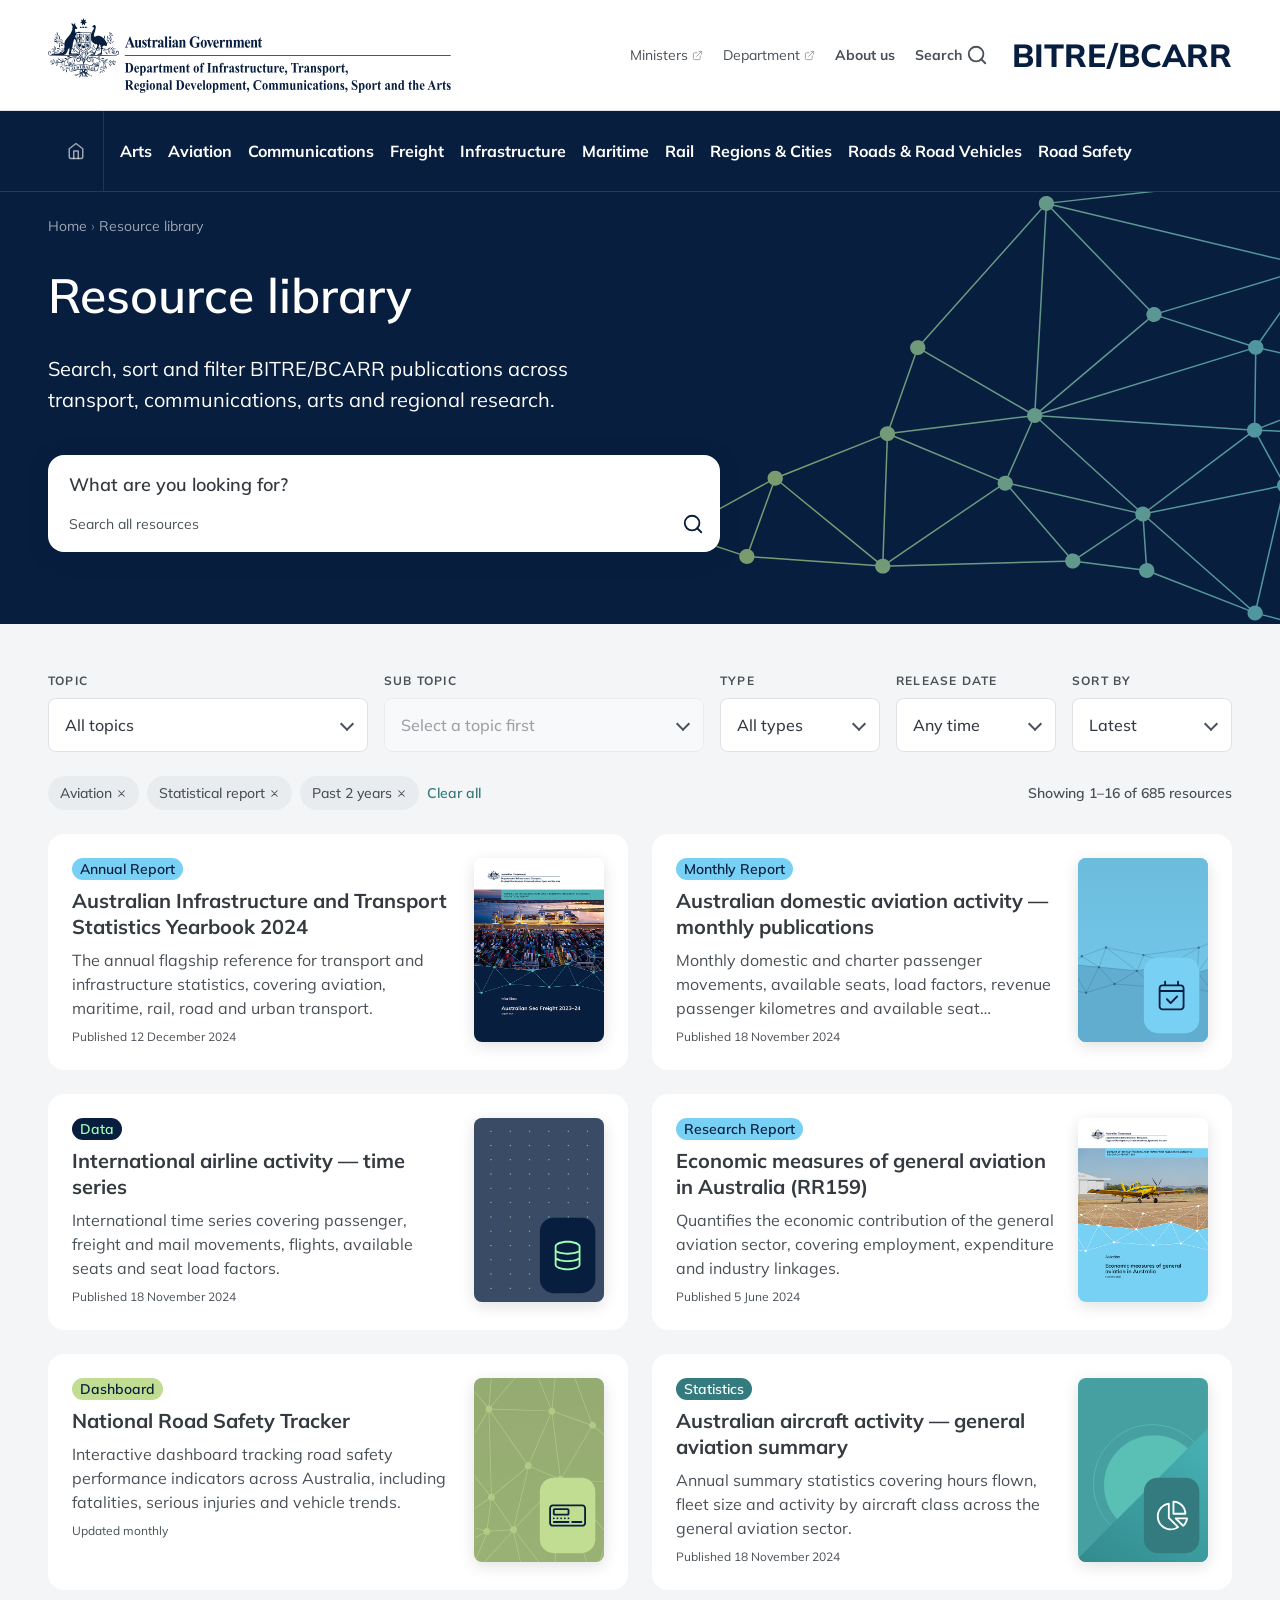
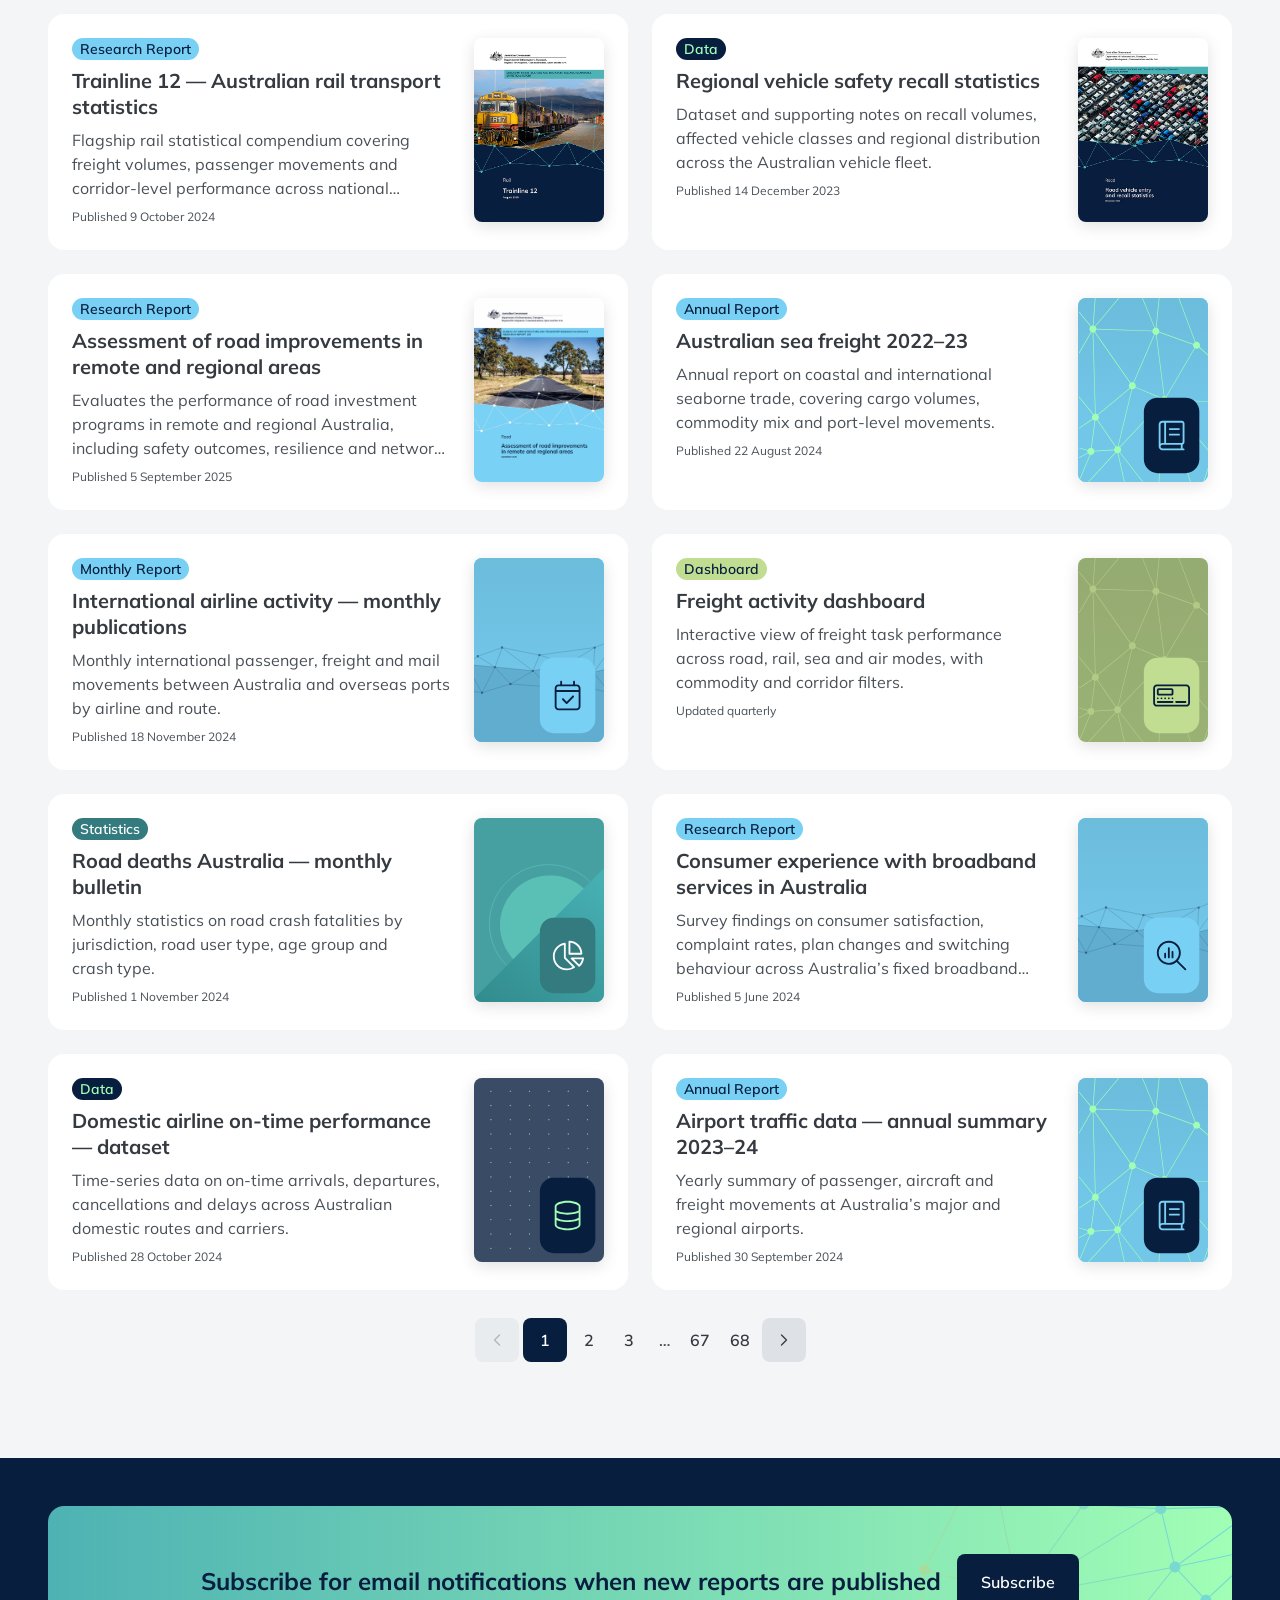
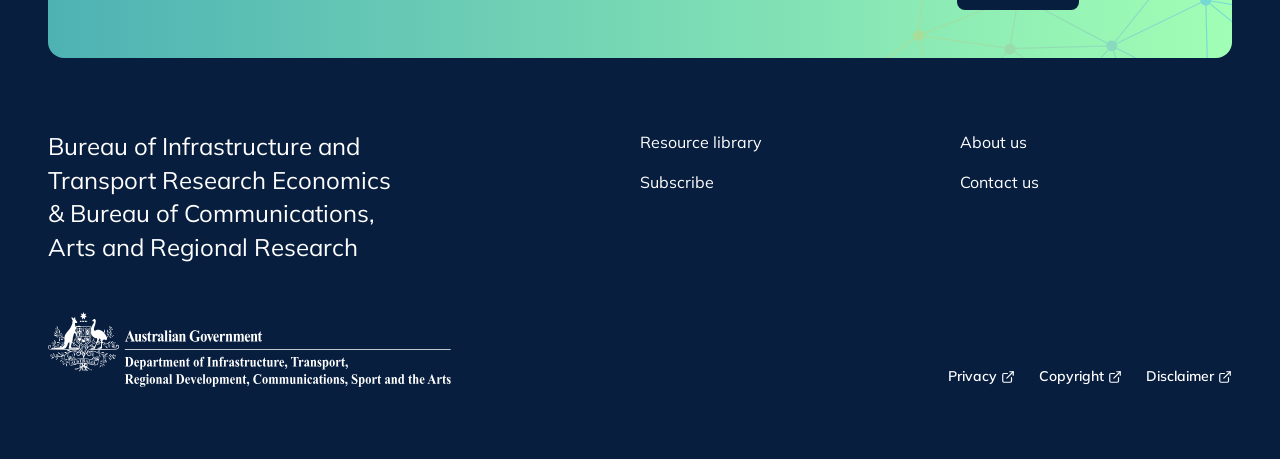
<file: templates/resource-library.html>
<!DOCTYPE html>
<html lang="en">
<head>
  <meta charset="UTF-8">
  <meta name="viewport" content="width=device-width, initial-scale=1.0">
  <title>Resource Library — BITRE/BCARR</title>

  <link rel="preconnect" href="https://fonts.googleapis.com">
  <link rel="preconnect" href="https://fonts.gstatic.com" crossorigin>
  <link href="https://fonts.googleapis.com/css2?family=Mulish:ital,wght@0,400;0,500;0,600;0,700;0,800;1,400;1,600&display=swap" rel="stylesheet">

  <link rel="stylesheet" href="../css/main.css">
</head>
<body class="page-resource-library">

<a href="#main-content" class="skip-link">Skip to main content</a>

<header class="site-header" role="banner">
  <div class="site-header__utility-bar">
    <div class="site-header__utility-bar-inner">
      <a class="site-header__branding" href="/" aria-label="Australian Government — DITRDCSA home">
        <img src="../assets/images/logo.svg" alt="DITRDCSA" width="403" height="75">
      </a>

      <nav class="site-header__utility-nav" aria-label="Utility navigation">
        <a class="site-header__utility-link" href="#" target="_blank" rel="noopener noreferrer">
          Ministers
          <svg width="12" height="12" viewBox="0 0 24 24" fill="none" stroke="currentColor" stroke-width="2" stroke-linecap="round" stroke-linejoin="round" aria-hidden="true">
            <path d="M15 3h6v6"/>
            <path d="M10 14 21 3"/>
            <path d="M18 13v6a2 2 0 0 1-2 2H5a2 2 0 0 1-2-2V8a2 2 0 0 1 2-2h6"/>
          </svg>
        </a>
        <a class="site-header__utility-link" href="#" target="_blank" rel="noopener noreferrer">
          Department
          <svg width="12" height="12" viewBox="0 0 24 24" fill="none" stroke="currentColor" stroke-width="2" stroke-linecap="round" stroke-linejoin="round" aria-hidden="true">
            <path d="M15 3h6v6"/>
            <path d="M10 14 21 3"/>
            <path d="M18 13v6a2 2 0 0 1-2 2H5a2 2 0 0 1-2-2V8a2 2 0 0 1 2-2h6"/>
          </svg>
        </a>
        <a class="site-header__utility-link site-header__utility-link--bold" href="#">About us</a>
        <button class="site-header__utility-search" aria-label="Open site search" aria-expanded="false" aria-controls="header-search-panel">
          Search
          <svg width="22" height="22" viewBox="0 0 24 24" fill="none" stroke="currentColor" stroke-width="2" stroke-linecap="round" stroke-linejoin="round" aria-hidden="true">
            <circle cx="11" cy="11" r="8"/>
            <path d="m21 21-4.35-4.35"/>
          </svg>
        </button>
        <a class="site-header__site-name" href="/" aria-label="BITRE/BCARR home">BITRE/BCARR</a>
      </nav>
    </div>

    <div class="site-header__search-panel" id="header-search-panel" aria-hidden="true">
      <div class="site-header__search-panel-inner">
        <label class="site-header__search-label" for="header-search-input">Search resources</label>
        <div class="site-header__search-row">
          <form class="site-header__search-form" role="search" action="/search">
            <div class="site-header__search-field">
              <svg width="18" height="18" viewBox="0 0 24 24" fill="none" stroke="currentColor" stroke-width="2" stroke-linecap="round" stroke-linejoin="round" aria-hidden="true">
                <circle cx="11" cy="11" r="8"/>
                <path d="m21 21-4.35-4.35"/>
              </svg>
              <input
                type="search"
                id="header-search-input"
                name="q"
                class="site-header__search-input"
                placeholder="e.g. aviation, freight, data…"
                autocomplete="off"
                autocorrect="off"
                spellcheck="false"
              >
              <button type="submit" class="site-header__search-submit">
                <svg width="16" height="16" viewBox="0 0 24 24" fill="none" stroke="currentColor" stroke-width="2" stroke-linecap="round" stroke-linejoin="round" aria-hidden="true">
                  <path d="M5 12h14M12 5l7 7-7 7"/>
                </svg>
                <span class="u-visually-hidden">Search</span>
              </button>
            </div>
          </form>
          <button class="site-header__search-close">
            <svg width="20" height="20" viewBox="0 0 24 24" fill="none" stroke="currentColor" stroke-width="2" stroke-linecap="round" stroke-linejoin="round" aria-hidden="true">
              <path d="M18 6 6 18M6 6l12 12"/>
            </svg>
            <span class="u-visually-hidden">Close search</span>
          </button>
        </div>
      </div>
    </div>
  </div>

  <div class="site-header__nav-bar">
    <div class="site-header__nav-bar-inner">
      <a class="site-header__mobile-logo" href="/" aria-label="DITRDCSA home">
        <img src="../assets/images/logo.svg" alt="DITRDCSA">
      </a>

      <a class="site-header__mobile-site-name" href="/" aria-label="BITRE/BCARR home">BITRE/BCARR</a>

      <a class="site-header__home-link" href="/" aria-label="Home">
        <svg width="18" height="18" viewBox="0 0 24 24" fill="none" stroke="currentColor" stroke-width="2" stroke-linecap="round" stroke-linejoin="round" aria-hidden="true">
          <path d="M3 9l9-7 9 7v11a2 2 0 0 1-2 2H5a2 2 0 0 1-2-2z"/>
          <polyline points="9 22 9 12 15 12 15 22"/>
        </svg>
      </a>

      <nav class="site-header__nav" aria-label="Primary navigation">
        <ul class="nav-list" role="list">
          <li class="nav-item nav-item--indent"><a class="nav-item__link" href="#">Arts</a></li>
          <li class="nav-item"><a class="nav-item__link" href="#">Aviation</a></li>
          <li class="nav-item"><a class="nav-item__link" href="#">Communications</a></li>
          <li class="nav-item"><a class="nav-item__link" href="#">Freight</a></li>
          <li class="nav-item"><a class="nav-item__link" href="#">Infrastructure</a></li>
          <li class="nav-item"><a class="nav-item__link" href="#">Maritime</a></li>
          <li class="nav-item"><a class="nav-item__link" href="#">Rail</a></li>
          <li class="nav-item"><a class="nav-item__link" href="#">Regions &amp; Cities</a></li>
          <li class="nav-item"><a class="nav-item__link" href="#">Roads &amp; Road Vehicles</a></li>
          <li class="nav-item"><a class="nav-item__link" href="#">Road Safety</a></li>
        </ul>
      </nav>

      <button class="site-header__burger"
              aria-label="Open navigation menu"
              aria-expanded="false"
              aria-controls="mobile-menu">
        <span></span>
        <span></span>
      </button>
    </div>
  </div>

  <div class="site-header__mobile-menu" id="mobile-menu" aria-hidden="true">
    <div class="site-header__mobile-menu-inner">
      <nav aria-label="Mobile navigation">
        <ul class="nav-list nav-list--vertical" role="list">
          <li class="nav-item nav-item--indent"><a class="nav-item__link" href="#">Arts</a></li>
          <li class="nav-item"><a class="nav-item__link" href="#">Aviation</a></li>
          <li class="nav-item"><a class="nav-item__link" href="#">Communications</a></li>
          <li class="nav-item"><a class="nav-item__link" href="#">Freight</a></li>
          <li class="nav-item"><a class="nav-item__link" href="#">Infrastructure</a></li>
          <li class="nav-item"><a class="nav-item__link" href="#">Maritime</a></li>
          <li class="nav-item"><a class="nav-item__link" href="#">Rail</a></li>
          <li class="nav-item"><a class="nav-item__link" href="#">Regions &amp; Cities</a></li>
          <li class="nav-item"><a class="nav-item__link" href="#">Roads &amp; Road Vehicles</a></li>
          <li class="nav-item"><a class="nav-item__link" href="#">Road Safety</a></li>
        </ul>
      </nav>

      <div class="site-header__mobile-utility">
        <a class="site-header__mobile-utility-link site-header__mobile-utility-link--bold" href="#">Resource library</a>
        <a class="site-header__mobile-utility-link site-header__mobile-utility-link--bold" href="#">About us</a>
        <a class="site-header__mobile-utility-link site-header__mobile-utility-link--bold" href="#">Subscribe</a>
        <a class="site-header__mobile-utility-link site-header__mobile-utility-link--bold" href="#">Contact us</a>
        <a class="site-header__mobile-utility-link" href="#" target="_blank" rel="noopener noreferrer">
          Ministers
          <svg width="11" height="11" viewBox="0 0 24 24" fill="none" stroke="currentColor" stroke-width="2" stroke-linecap="round" stroke-linejoin="round" aria-hidden="true">
            <path d="M15 3h6v6"/>
            <path d="M10 14 21 3"/>
            <path d="M18 13v6a2 2 0 0 1-2 2H5a2 2 0 0 1-2-2V8a2 2 0 0 1 2-2h6"/>
          </svg>
        </a>
        <a class="site-header__mobile-utility-link" href="#" target="_blank" rel="noopener noreferrer">
          Department
          <svg width="11" height="11" viewBox="0 0 24 24" fill="none" stroke="currentColor" stroke-width="2" stroke-linecap="round" stroke-linejoin="round" aria-hidden="true">
            <path d="M15 3h6v6"/>
            <path d="M10 14 21 3"/>
            <path d="M18 13v6a2 2 0 0 1-2 2H5a2 2 0 0 1-2-2V8a2 2 0 0 1 2-2h6"/>
          </svg>
        </a>
      </div>

      <div class="site-header__mobile-search">
        <form class="site-header__mobile-search-form search-box search-box--hero" role="search" action="/search">
          <input
            class="search-box__input"
            type="search"
            id="mobile-nav-search"
            name="q"
            placeholder="What are you looking for?"
            autocomplete="off"
            autocorrect="off"
            spellcheck="false"
          >
          <div class="search-box__footer">
            <label class="search-box__label" for="mobile-nav-search">Search all resources</label>
            <button class="search-box__submit" type="submit" aria-label="Search">
              <svg width="22" height="22" viewBox="0 0 24 24" fill="none" stroke="currentColor" stroke-width="2" stroke-linecap="round" stroke-linejoin="round" aria-hidden="true">
                <circle cx="11" cy="11" r="8"/>
                <path d="m21 21-4.35-4.35"/>
              </svg>
            </button>
          </div>
        </form>
      </div>
    </div>
  </div>
</header>

<main id="main-content">
  <section class="hero hero--topic" aria-labelledby="resource-library-heading">
    <div class="hero__left">
      <img src="../assets/images/device-grid.svg" alt="" class="hero__device-grid hero__device-grid--right" aria-hidden="true">
      <div class="hero__left-inner">
        <nav class="hero__breadcrumb" aria-label="Breadcrumb" data-animate>
          <a href="/">Home</a>
          <span class="hero__breadcrumb-sep" aria-hidden="true">›</span>
          <span class="hero__breadcrumb-current" aria-current="page">Resource library</span>
        </nav>

        <h1 class="hero__heading" id="resource-library-heading" data-animate style="--animate-delay: 80ms">Resource library</h1>

        <p class="hero__body" data-animate style="--animate-delay: 160ms">Search, sort and filter BITRE/BCARR publications across transport, communications, arts and regional research.</p>

        <form class="page-resource-library__search search-box search-box--hero" role="search" action="#" data-animate style="--animate-delay: 260ms">
          <input
            class="search-box__input"
            type="search"
            id="library-search"
            name="q"
            placeholder="What are you looking for?"
            autocomplete="off"
            autocorrect="off"
            spellcheck="false"
          >
          <div class="search-box__footer">
            <label class="search-box__label" for="library-search">Search all resources</label>
            <button class="search-box__submit" type="submit" aria-label="Search">
              <svg width="22" height="22" viewBox="0 0 24 24" fill="none" stroke="currentColor" stroke-width="2" stroke-linecap="round" stroke-linejoin="round" aria-hidden="true">
                <circle cx="11" cy="11" r="8"/>
                <path d="m21 21-4.35-4.35"/>
              </svg>
            </button>
          </div>
        </form>
      </div>
    </div>

  </section>

  <section class="page-resource-library__results" aria-label="Resource search results">
    <div class="page-resource-library__results-inner">
      <div class="page-resource-library__toolbar" data-animate>
        <div class="page-resource-library__toolbar-top">
          <div class="page-resource-library__filters">
            <div class="page-resource-library__field">
              <p class="page-resource-library__field-label">Topic</p>
              <div class="page-resource-library__select-wrap">
                <select class="page-resource-library__select" aria-label="Filter by topic">
                  <option selected>All topics</option>
                  <option>Arts</option>
                  <option>Aviation</option>
                  <option>Communications</option>
                  <option>Freight</option>
                  <option>Infrastructure</option>
                  <option>Maritime</option>
                  <option>Rail</option>
                  <option>Regions &amp; Cities</option>
                  <option>Roads &amp; Road Vehicles</option>
                  <option>Road Safety</option>
                </select>
              </div>
            </div>

            <div class="page-resource-library__field">
              <p class="page-resource-library__field-label">Sub topic</p>
              <div class="page-resource-library__select-wrap">
                <select class="page-resource-library__select page-resource-library__select--subtopic" id="subtopic-select" aria-label="Filter by sub topic" disabled>
                  <option selected>Select a topic first</option>
                </select>
              </div>
            </div>

            <div class="page-resource-library__field">
              <p class="page-resource-library__field-label">Type</p>
              <div class="page-resource-library__select-wrap">
                <select class="page-resource-library__select" aria-label="Filter by type">
                  <option selected>All types</option>
                  <option>Research Report</option>
                  <option>Monthly Report</option>
                  <option>Annual Report</option>
                  <option>Dashboard</option>
                  <option>Data</option>
                </select>
              </div>
            </div>

            <div class="page-resource-library__field">
              <p class="page-resource-library__field-label">Release date</p>
              <div class="page-resource-library__select-wrap">
                <select class="page-resource-library__select" aria-label="Filter by release date">
                  <option selected>Any time</option>
                  <option>Past 12 months</option>
                  <option>Past 2 years</option>
                  <option>Past 5 years</option>
                </select>
              </div>
            </div>
          </div>

          <div class="page-resource-library__sort">
            <div class="page-resource-library__field">
              <p class="page-resource-library__field-label">Sort by</p>
              <div class="page-resource-library__select-wrap">
                <select class="page-resource-library__select" aria-label="Sort results">
                  <option selected>Latest</option>
                  <option>Oldest</option>
                  <option>A to Z</option>
                </select>
              </div>
            </div>
          </div>
        </div>

        <div class="page-resource-library__meta">
          <div class="page-resource-library__chips" role="group" aria-label="Applied filters">
            <button class="page-resource-library__chip" type="button">
              Aviation
              <svg viewBox="0 0 24 24" fill="none" stroke="currentColor" stroke-width="2.2" stroke-linecap="round" stroke-linejoin="round" aria-hidden="true">
                <path d="M18 6 6 18M6 6l12 12"/>
              </svg>
            </button>
            <button class="page-resource-library__chip" type="button">
              Statistical report
              <svg viewBox="0 0 24 24" fill="none" stroke="currentColor" stroke-width="2.2" stroke-linecap="round" stroke-linejoin="round" aria-hidden="true">
                <path d="M18 6 6 18M6 6l12 12"/>
              </svg>
            </button>
            <button class="page-resource-library__chip" type="button">
              Past 2 years
              <svg viewBox="0 0 24 24" fill="none" stroke="currentColor" stroke-width="2.2" stroke-linecap="round" stroke-linejoin="round" aria-hidden="true">
                <path d="M18 6 6 18M6 6l12 12"/>
              </svg>
            </button>
            <a class="page-resource-library__clear" href="#">Clear all</a>
          </div>

          <p class="page-resource-library__summary">Showing 1–16 of 685 resources</p>
        </div>
      </div>

      <div class="page-resource-library__grid" data-animate-stagger>
        <!-- 1. Annual Report -->
        <article class="card card--topic-resource" data-animate>
          <div class="card__image">
            <img src="../assets/images/report/asf-2023-24.jpg" alt="Australian infrastructure statistics yearbook cover">
          </div>
          <div class="card__body">
            <div class="card__meta">
              <span class="badge badge--blue">Annual Report</span>
            </div>
            <h2 class="card__title"><a href="#">Australian Infrastructure and Transport Statistics Yearbook 2024</a></h2>
            <p class="card__excerpt">The annual flagship reference for transport and infrastructure statistics, covering aviation, maritime, rail, road and urban transport.</p>
            <p class="card__date">Published 12 December 2024</p>
          </div>
        </article>

        <!-- 2. Monthly Report -->
        <article class="card card--topic-resource" data-animate>
          <div class="card__image">
            <img src="../assets/images/default_covers/Monthly%20Report.svg" alt="Monthly report cover">
          </div>
          <div class="card__body">
            <div class="card__meta">
              <span class="badge badge--blue">Monthly Report</span>
            </div>
            <h2 class="card__title"><a href="#">Australian domestic aviation activity — monthly publications</a></h2>
            <p class="card__excerpt">Monthly domestic and charter passenger movements, available seats, load factors, revenue passenger kilometres and available seat kilometres.</p>
            <p class="card__date">Published 18 November 2024</p>
          </div>
        </article>

        <!-- 3. Data -->
        <article class="card card--topic-resource" data-animate>
          <div class="card__image">
            <img src="../assets/images/default_covers/Data.svg" alt="Data cover">
          </div>
          <div class="card__body">
            <div class="card__meta">
              <span class="badge badge--navy">Data</span>
            </div>
            <h2 class="card__title"><a href="#">International airline activity — time series</a></h2>
            <p class="card__excerpt">International time series covering passenger, freight and mail movements, flights, available seats and seat load factors.</p>
            <p class="card__date">Published 18 November 2024</p>
          </div>
        </article>

        <!-- 4. Research Report -->
        <article class="card card--topic-resource" data-animate>
          <div class="card__image">
            <img src="../assets/images/report/bitre-rr159-economic-measures-of-general-aviation-in-australia.jpg" alt="Economic measures of general aviation report cover">
          </div>
          <div class="card__body">
            <div class="card__meta">
              <span class="badge badge--blue">Research Report</span>
            </div>
            <h2 class="card__title"><a href="#">Economic measures of general aviation in Australia (RR159)</a></h2>
            <p class="card__excerpt">Quantifies the economic contribution of the general aviation sector, covering employment, expenditure and industry linkages.</p>
            <p class="card__date">Published 5 June 2024</p>
          </div>
        </article>

        <!-- 5. Dashboard -->
        <article class="card card--topic-resource" data-animate>
          <div class="card__image">
            <img src="../assets/images/default_covers/Dashboard.svg" alt="Dashboard cover">
          </div>
          <div class="card__body">
            <div class="card__meta">
              <span class="badge badge--lime">Dashboard</span>
            </div>
            <h2 class="card__title"><a href="#">National Road Safety Tracker</a></h2>
            <p class="card__excerpt">Interactive dashboard tracking road safety performance indicators across Australia, including fatalities, serious injuries and vehicle trends.</p>
            <p class="card__date">Updated monthly</p>
          </div>
        </article>

        <!-- 6. Statistics -->
        <article class="card card--topic-resource" data-animate>
          <div class="card__image">
            <img src="../assets/images/default_covers/Statistics.svg" alt="Statistics cover">
          </div>
          <div class="card__body">
            <div class="card__meta">
              <span class="badge badge--teal">Statistics</span>
            </div>
            <h2 class="card__title"><a href="#">Australian aircraft activity — general aviation summary</a></h2>
            <p class="card__excerpt">Annual summary statistics covering hours flown, fleet size and activity by aircraft class across the general aviation sector.</p>
            <p class="card__date">Published 18 November 2024</p>
          </div>
        </article>

        <!-- 7. Research Report -->
        <article class="card card--topic-resource" data-animate>
          <div class="card__image">
            <img src="../assets/images/report/trainline-12.jpg" alt="Trainline rail freight report cover">
          </div>
          <div class="card__body">
            <div class="card__meta">
              <span class="badge badge--blue">Research Report</span>
            </div>
            <h2 class="card__title"><a href="#">Trainline 12 — Australian rail transport statistics</a></h2>
            <p class="card__excerpt">Flagship rail statistical compendium covering freight volumes, passenger movements and corridor-level performance across national networks.</p>
            <p class="card__date">Published 9 October 2024</p>
          </div>
        </article>

        <!-- 8. Data -->
        <article class="card card--topic-resource" data-animate>
          <div class="card__image">
            <img src="../assets/images/report/BITRE-RVSA-entry-recall-statistics-Dec-2023.jpg" alt="Vehicle safety recall statistics cover">
          </div>
          <div class="card__body">
            <div class="card__meta">
              <span class="badge badge--navy">Data</span>
            </div>
            <h2 class="card__title"><a href="#">Regional vehicle safety recall statistics</a></h2>
            <p class="card__excerpt">Dataset and supporting notes on recall volumes, affected vehicle classes and regional distribution across the Australian vehicle fleet.</p>
            <p class="card__date">Published 14 December 2023</p>
          </div>
        </article>

        <!-- 9. Research Report -->
        <article class="card card--topic-resource" data-animate>
          <div class="card__image">
            <img src="../assets/images/report/bitre-cover--assessment-of-road-improvements-in-remote-and-regional-areas--5september2025--lowres.jpg" alt="Assessment of road improvements report cover">
          </div>
          <div class="card__body">
            <div class="card__meta">
              <span class="badge badge--blue">Research Report</span>
            </div>
            <h2 class="card__title"><a href="#">Assessment of road improvements in remote and regional areas</a></h2>
            <p class="card__excerpt">Evaluates the performance of road investment programs in remote and regional Australia, including safety outcomes, resilience and network access.</p>
            <p class="card__date">Published 5 September 2025</p>
          </div>
        </article>

        <!-- 10. Annual Report -->
        <article class="card card--topic-resource" data-animate>
          <div class="card__image">
            <img src="../assets/images/default_covers/Annual%20Report.svg" alt="Annual report cover">
          </div>
          <div class="card__body">
            <div class="card__meta">
              <span class="badge badge--blue">Annual Report</span>
            </div>
            <h2 class="card__title"><a href="#">Australian sea freight 2022–23</a></h2>
            <p class="card__excerpt">Annual report on coastal and international seaborne trade, covering cargo volumes, commodity mix and port-level movements.</p>
            <p class="card__date">Published 22 August 2024</p>
          </div>
        </article>

        <!-- 11. Monthly Report -->
        <article class="card card--topic-resource" data-animate>
          <div class="card__image">
            <img src="../assets/images/default_covers/Monthly%20Report.svg" alt="Monthly report cover">
          </div>
          <div class="card__body">
            <div class="card__meta">
              <span class="badge badge--blue">Monthly Report</span>
            </div>
            <h2 class="card__title"><a href="#">International airline activity — monthly publications</a></h2>
            <p class="card__excerpt">Monthly international passenger, freight and mail movements between Australia and overseas ports by airline and route.</p>
            <p class="card__date">Published 18 November 2024</p>
          </div>
        </article>

        <!-- 12. Dashboard -->
        <article class="card card--topic-resource" data-animate>
          <div class="card__image">
            <img src="../assets/images/default_covers/Dashboard.svg" alt="Dashboard cover">
          </div>
          <div class="card__body">
            <div class="card__meta">
              <span class="badge badge--lime">Dashboard</span>
            </div>
            <h2 class="card__title"><a href="#">Freight activity dashboard</a></h2>
            <p class="card__excerpt">Interactive view of freight task performance across road, rail, sea and air modes, with commodity and corridor filters.</p>
            <p class="card__date">Updated quarterly</p>
          </div>
        </article>

        <!-- 13. Statistics -->
        <article class="card card--topic-resource" data-animate>
          <div class="card__image">
            <img src="../assets/images/default_covers/Statistics.svg" alt="Statistics cover">
          </div>
          <div class="card__body">
            <div class="card__meta">
              <span class="badge badge--teal">Statistics</span>
            </div>
            <h2 class="card__title"><a href="#">Road deaths Australia — monthly bulletin</a></h2>
            <p class="card__excerpt">Monthly statistics on road crash fatalities by jurisdiction, road user type, age group and crash type.</p>
            <p class="card__date">Published 1 November 2024</p>
          </div>
        </article>

        <!-- 14. Research Report -->
        <article class="card card--topic-resource" data-animate>
          <div class="card__image">
            <img src="../assets/images/default_covers/Research%20Report.svg" alt="Research report cover">
          </div>
          <div class="card__body">
            <div class="card__meta">
              <span class="badge badge--blue">Research Report</span>
            </div>
            <h2 class="card__title"><a href="#">Consumer experience with broadband services in Australia</a></h2>
            <p class="card__excerpt">Survey findings on consumer satisfaction, complaint rates, plan changes and switching behaviour across Australia’s fixed broadband market.</p>
            <p class="card__date">Published 5 June 2024</p>
          </div>
        </article>

        <!-- 15. Data -->
        <article class="card card--topic-resource" data-animate>
          <div class="card__image">
            <img src="../assets/images/default_covers/Data.svg" alt="Data cover">
          </div>
          <div class="card__body">
            <div class="card__meta">
              <span class="badge badge--navy">Data</span>
            </div>
            <h2 class="card__title"><a href="#">Domestic airline on-time performance — dataset</a></h2>
            <p class="card__excerpt">Time-series data on on-time arrivals, departures, cancellations and delays across Australian domestic routes and carriers.</p>
            <p class="card__date">Published 28 October 2024</p>
          </div>
        </article>

        <!-- 16. Annual Report -->
        <article class="card card--topic-resource" data-animate>
          <div class="card__image">
            <img src="../assets/images/default_covers/Annual%20Report.svg" alt="Annual report cover">
          </div>
          <div class="card__body">
            <div class="card__meta">
              <span class="badge badge--blue">Annual Report</span>
            </div>
            <h2 class="card__title"><a href="#">Airport traffic data — annual summary 2023–24</a></h2>
            <p class="card__excerpt">Yearly summary of passenger, aircraft and freight movements at Australia’s major and regional airports.</p>
            <p class="card__date">Published 30 September 2024</p>
          </div>
        </article>
      </div>

      <nav class="page-resource-library__pagination" aria-label="Results pagination" data-animate>
        <ul class="page-resource-library__pagination-list" role="list">
          <li>
            <a class="page-resource-library__page-link page-resource-library__page-link--nav" href="#" aria-label="Previous page" aria-disabled="true" tabindex="-1">
              <svg viewBox="0 0 24 24" fill="none" stroke="currentColor" stroke-width="1.5" stroke-linecap="round" stroke-linejoin="round" aria-hidden="true">
                <path d="m15 18-6-6 6-6"/>
              </svg>
            </a>
          </li>
          <li><span class="page-resource-library__page-current" aria-current="page">1</span></li>
          <li><a class="page-resource-library__page-link" href="#" aria-label="Page 2">2</a></li>
          <li><a class="page-resource-library__page-link" href="#" aria-label="Page 3">3</a></li>
          <li><span class="page-resource-library__page-gap" aria-hidden="true">…</span></li>
          <li><a class="page-resource-library__page-link" href="#" aria-label="Page 67">67</a></li>
          <li><a class="page-resource-library__page-link" href="#" aria-label="Page 68">68</a></li>
          <li>
            <a class="page-resource-library__page-link page-resource-library__page-link--nav" href="#" aria-label="Next page">
              <svg viewBox="0 0 24 24" fill="none" stroke="currentColor" stroke-width="1.5" stroke-linecap="round" stroke-linejoin="round" aria-hidden="true">
                <path d="m9 18 6-6-6-6"/>
              </svg>
            </a>
          </li>
        </ul>
      </nav>
    </div>
  </section>
</main>

<!-- =========================================================================
  SUBSCRIBE BANNER
========================================================================== -->
<section class="subscribe-banner" aria-label="Newsletter subscription">
  <div class="subscribe-banner__inner">
    <div class="subscribe-banner__card" data-animate>
      <img src="../assets/images/device-grid.svg" alt="" class="subscribe-banner__bg" aria-hidden="true">
      <p class="subscribe-banner__text">Subscribe for email notifications when new reports are published</p>
      <a href="#" class="subscribe-banner__btn">Subscribe</a>
    </div>
  </div>
</section>

<footer class="site-footer" role="contentinfo">
  <div class="site-footer__inner">
    <div class="site-footer__main">
      <div class="site-footer__brand">
        <p class="site-footer__org-name">Bureau of Infrastructure and<br> Transport Research Economics<br> &amp; Bureau of Communications,<br> Arts and Regional Research</p>
      </div>

      <nav class="site-footer__nav-col" aria-label="Footer navigation">
        <a class="site-footer__nav-link" href="#">Resource library</a>
        <a class="site-footer__nav-link" href="#">Subscribe</a>
      </nav>

      <nav class="site-footer__nav-col" aria-label="Footer secondary navigation">
        <a class="site-footer__nav-link" href="#">About us</a>
        <a class="site-footer__nav-link" href="#">Contact us</a>
      </nav>
    </div>

    <div class="site-footer__legal">
      <div class="site-footer__gov-brand">
        <img src="../assets/images/logo.svg" alt="" class="site-footer__gov-crest" aria-hidden="true">
      </div>

      <div class="site-footer__legal-links">
        <a class="site-footer__legal-link" href="#" target="_blank" rel="noopener noreferrer">
          Privacy
          <svg xmlns="http://www.w3.org/2000/svg" width="14" height="14" viewBox="0 0 24 24" fill="none" stroke="currentColor" stroke-width="2" stroke-linecap="round" stroke-linejoin="round" aria-hidden="true">
            <path d="M18 13v6a2 2 0 0 1-2 2H5a2 2 0 0 1-2-2V8a2 2 0 0 1 2-2h6"/>
            <polyline points="15 3 21 3 21 9"/>
            <line x1="10" y1="14" x2="21" y2="3"/>
          </svg>
        </a>
        <a class="site-footer__legal-link" href="#" target="_blank" rel="noopener noreferrer">
          Copyright
          <svg xmlns="http://www.w3.org/2000/svg" width="14" height="14" viewBox="0 0 24 24" fill="none" stroke="currentColor" stroke-width="2" stroke-linecap="round" stroke-linejoin="round" aria-hidden="true">
            <path d="M18 13v6a2 2 0 0 1-2 2H5a2 2 0 0 1-2-2V8a2 2 0 0 1 2-2h6"/>
            <polyline points="15 3 21 3 21 9"/>
            <line x1="10" y1="14" x2="21" y2="3"/>
          </svg>
        </a>
        <a class="site-footer__legal-link" href="#" target="_blank" rel="noopener noreferrer">
          Disclaimer
          <svg xmlns="http://www.w3.org/2000/svg" width="14" height="14" viewBox="0 0 24 24" fill="none" stroke="currentColor" stroke-width="2" stroke-linecap="round" stroke-linejoin="round" aria-hidden="true">
            <path d="M18 13v6a2 2 0 0 1-2 2H5a2 2 0 0 1-2-2V8a2 2 0 0 1 2-2h6"/>
            <polyline points="15 3 21 3 21 9"/>
            <line x1="10" y1="14" x2="21" y2="3"/>
          </svg>
        </a>
      </div>
    </div>
  </div>
</footer>

<script>
  (function () {
    var burger = document.querySelector('.site-header__burger');
    var menu = document.querySelector('.site-header__mobile-menu');

    if (!burger || !menu) return;

    var navBar = document.querySelector('.site-header__nav-bar');
    var header = document.querySelector('.site-header');
    var siteName = document.querySelector('.site-header__mobile-site-name');
    var desktopMq = window.matchMedia('(min-width: 1024px)');
    var mobileNavMq = window.matchMedia('(max-width: 1023px)');

    function setMenuOffset() {
      if (navBar) {
        menu.style.setProperty('--mobile-menu-offset', navBar.getBoundingClientRect().height + 'px');
      }
    }

    function closeMenu() {
      menu.classList.remove('is-open');
      burger.setAttribute('aria-expanded', 'false');
      menu.setAttribute('aria-hidden', 'true');
      document.body.style.overflow = '';
      if (siteName) {
        siteName.style.transition = '';
        siteName.style.transform = '';
      }
      if (header) header.classList.remove('is-menu-open');
    }

    function animateSiteNameLayoutChange(mutate) {
      if (!siteName || !mobileNavMq.matches) {
        mutate();
        return;
      }

      var firstRect = siteName.getBoundingClientRect();
      mutate();
      var lastRect = siteName.getBoundingClientRect();
      var deltaX = firstRect.left - lastRect.left;

      if (!deltaX) return;

      siteName.style.transition = 'none';
      siteName.style.transform = 'translateX(' + deltaX + 'px)';
      siteName.getBoundingClientRect();

      requestAnimationFrame(function () {
        siteName.style.transition = '';
        siteName.style.transform = '';
      });
    }

    burger.addEventListener('click', function () {
      animateSiteNameLayoutChange(function () {
        if (header) header.classList.remove('is-menu-open');
        var isOpen = menu.classList.toggle('is-open');
        burger.setAttribute('aria-expanded', isOpen);
        menu.setAttribute('aria-hidden', !isOpen);
        document.body.style.overflow = isOpen ? 'hidden' : '';
        if (isOpen) {
          window.scrollTo({ top: 0, behavior: 'auto' });
          if (header) header.classList.add('is-menu-open');
          setMenuOffset();
        } else {
          closeMenu();
        }
      });
    });

    window.addEventListener('resize', function () {
      if (desktopMq.matches) {
        closeMenu();
        return;
      }

      if (menu.classList.contains('is-open')) {
        setMenuOffset();
      }
    });
  })();

  (function () {
    var searchBtn = document.querySelector('.site-header__utility-search');
    var panel = document.getElementById('header-search-panel');
    var input = document.getElementById('header-search-input');
    var closeBtn = panel ? panel.querySelector('.site-header__search-close') : null;

    if (!searchBtn || !panel || !input) return;

    function openPanel() {
      panel.classList.add('is-open');
      panel.setAttribute('aria-hidden', 'false');
      searchBtn.setAttribute('aria-expanded', 'true');
      requestAnimationFrame(function () { input.focus(); });
    }

    function closePanel() {
      panel.classList.remove('is-open');
      panel.setAttribute('aria-hidden', 'true');
      searchBtn.setAttribute('aria-expanded', 'false');
      searchBtn.focus();
    }

    searchBtn.addEventListener('click', function () {
      panel.classList.contains('is-open') ? closePanel() : openPanel();
    });

    if (closeBtn) {
      closeBtn.addEventListener('click', closePanel);
    }

    document.addEventListener('keydown', function (e) {
      if (e.key === 'Escape' && panel.classList.contains('is-open')) {
        closePanel();
      }
    });

    document.addEventListener('click', function (e) {
      if (
        panel.classList.contains('is-open') &&
        !panel.contains(e.target) &&
        !searchBtn.contains(e.target)
      ) {
        closePanel();
      }
    });
  })();

  (function () {
    var libraryForm = document.querySelector('.page-resource-library__search');
    var libraryInput = document.getElementById('library-search');

    if (!libraryForm || !libraryInput) return;

    libraryForm.addEventListener('click', function (e) {
      if (e.target.closest('.search-box__submit')) return;
      libraryInput.focus();
    });
  })();

  (function () {
    if (!('IntersectionObserver' in window)) {
      document.querySelectorAll('[data-animate]').forEach(function (el) {
        el.classList.add('is-visible');
      });
      return;
    }

    document.querySelectorAll('[data-animate-stagger]').forEach(function (container) {
      var children = container.querySelectorAll(':scope > [data-animate]');
      children.forEach(function (child, index) {
        child.style.setProperty('--animate-delay', (index * 80) + 'ms');
      });
    });

    var observer = new IntersectionObserver(function (entries) {
      entries.forEach(function (entry) {
        if (entry.isIntersecting) {
          entry.target.classList.add('is-visible');
          observer.unobserve(entry.target);
        }
      });
    }, {
      threshold: 0.1,
      rootMargin: '0px 0px -40px 0px'
    });

    document.querySelectorAll('[data-animate]').forEach(function (el) {
      observer.observe(el);
    });
  })();
</script>
<script src="../js/main.js"></script>

<script>
  // Sub topic dropdown — enable and populate once a topic is selected
  (function () {
    var topicSelect   = document.querySelector('[aria-label="Filter by topic"]');
    var subtopicSelect = document.getElementById('subtopic-select');
    var subtopicWrap  = subtopicSelect ? subtopicSelect.closest('.page-resource-library__select-wrap') : null;

    // Demo sub-topics keyed by topic (fallback for unlisted topics)
    var subTopics = {
      'Communications': ['Broadband & performance', 'Affordability', 'Access & inclusion', 'Streaming & SVOD']
    };

    function populateSubtopic(topic) {
      var options = subTopics[topic] || [];
      subtopicSelect.innerHTML = '';

      if (!options.length) {
        var placeholder = document.createElement('option');
        placeholder.textContent = 'All sub topics';
        placeholder.selected = true;
        subtopicSelect.appendChild(placeholder);
      } else {
        var all = document.createElement('option');
        all.textContent = 'All sub topics';
        all.selected = true;
        subtopicSelect.appendChild(all);
        options.forEach(function (label) {
          var opt = document.createElement('option');
          opt.textContent = label;
          subtopicSelect.appendChild(opt);
        });
      }
    }

    if (!topicSelect || !subtopicSelect) return;

    topicSelect.addEventListener('change', function () {
      var selected = topicSelect.value;
      if (selected === 'All topics') {
        subtopicSelect.innerHTML = '<option selected>Select a topic first</option>';
        subtopicSelect.disabled = true;
      } else {
        populateSubtopic(selected);
        subtopicSelect.disabled = false;
      }
    });
  })();

  // Parallax for hero device-grid SVG (right only)
  (function () {
    var right = document.querySelector('.hero__device-grid--right');
    if (!right) return;

    var ticking = false;
    window.addEventListener('scroll', function () {
      if (!ticking) {
        requestAnimationFrame(function () {
          right.style.transform = 'translateY(calc(-50% + ' + (-window.scrollY * 0.12) + 'px))';
          ticking = false;
        });
        ticking = true;
      }
    }, { passive: true });
  })();
</script>

</body>
</html>
</file>
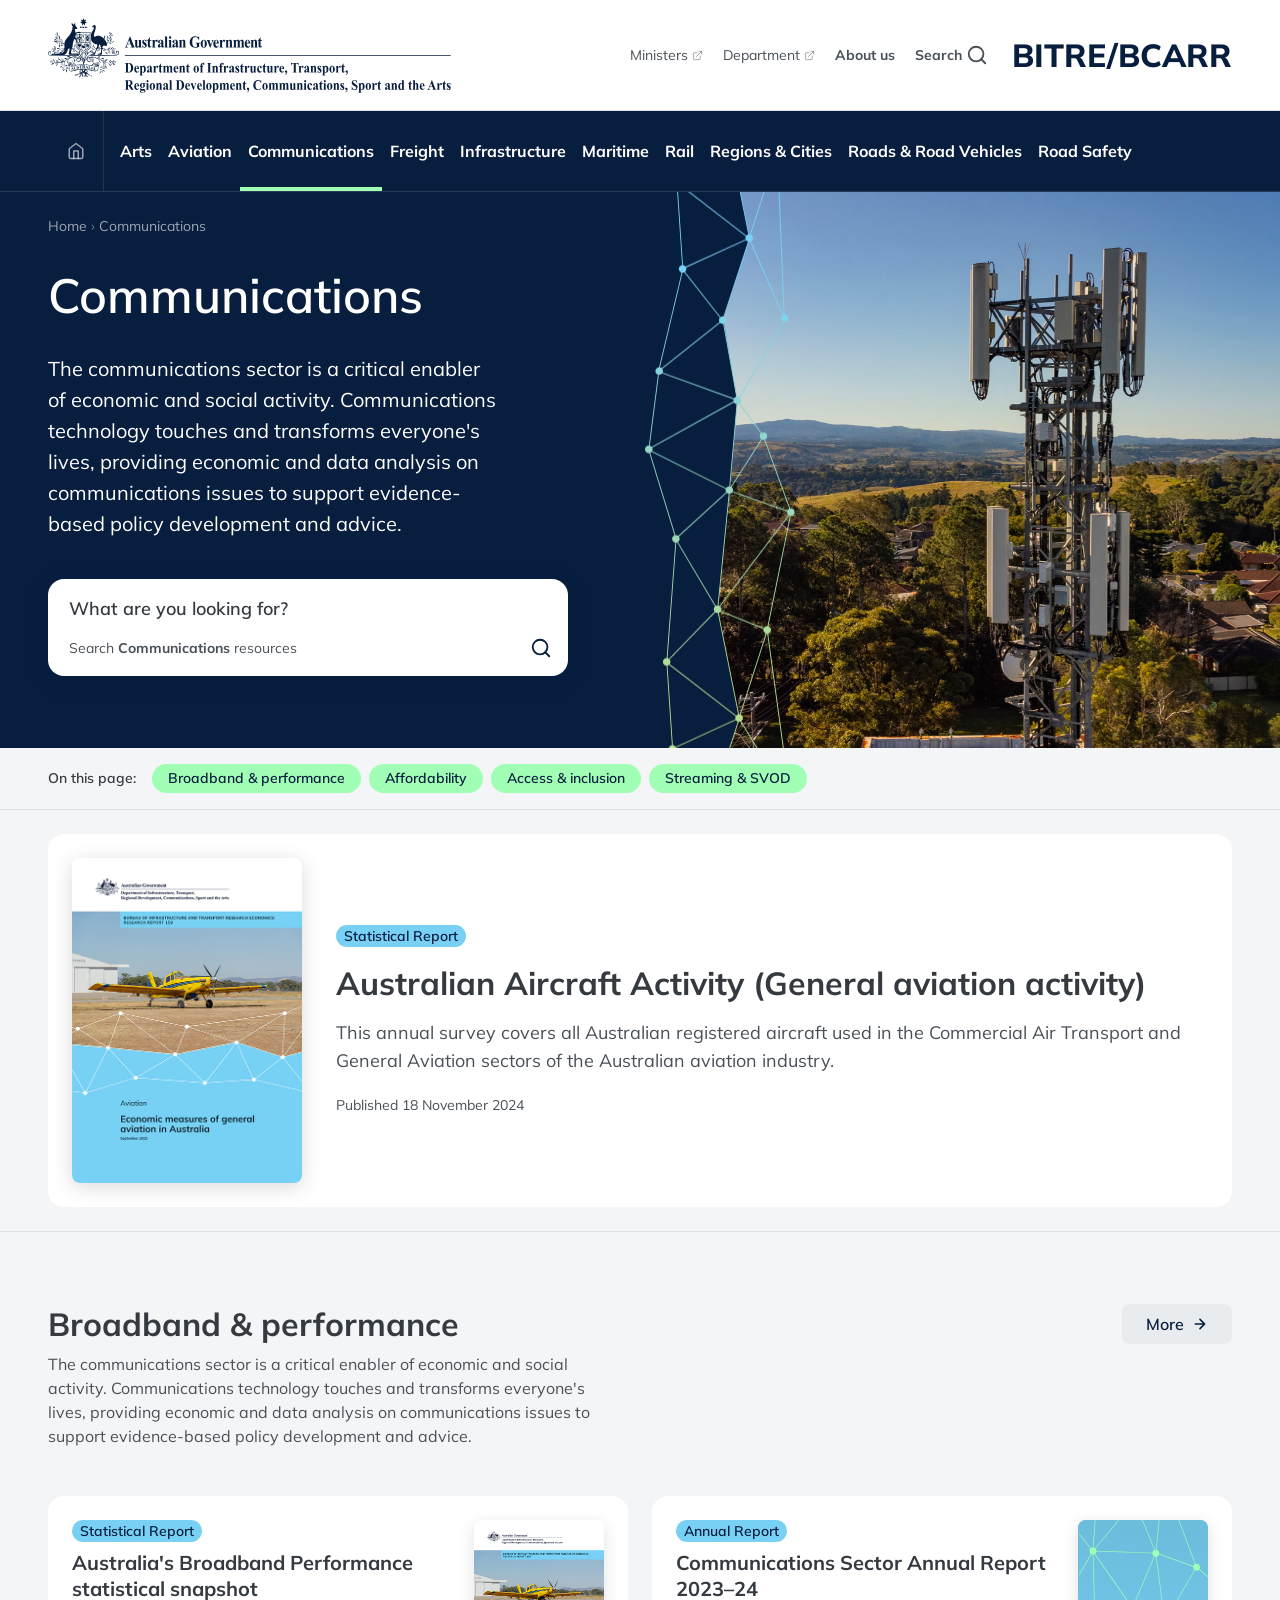
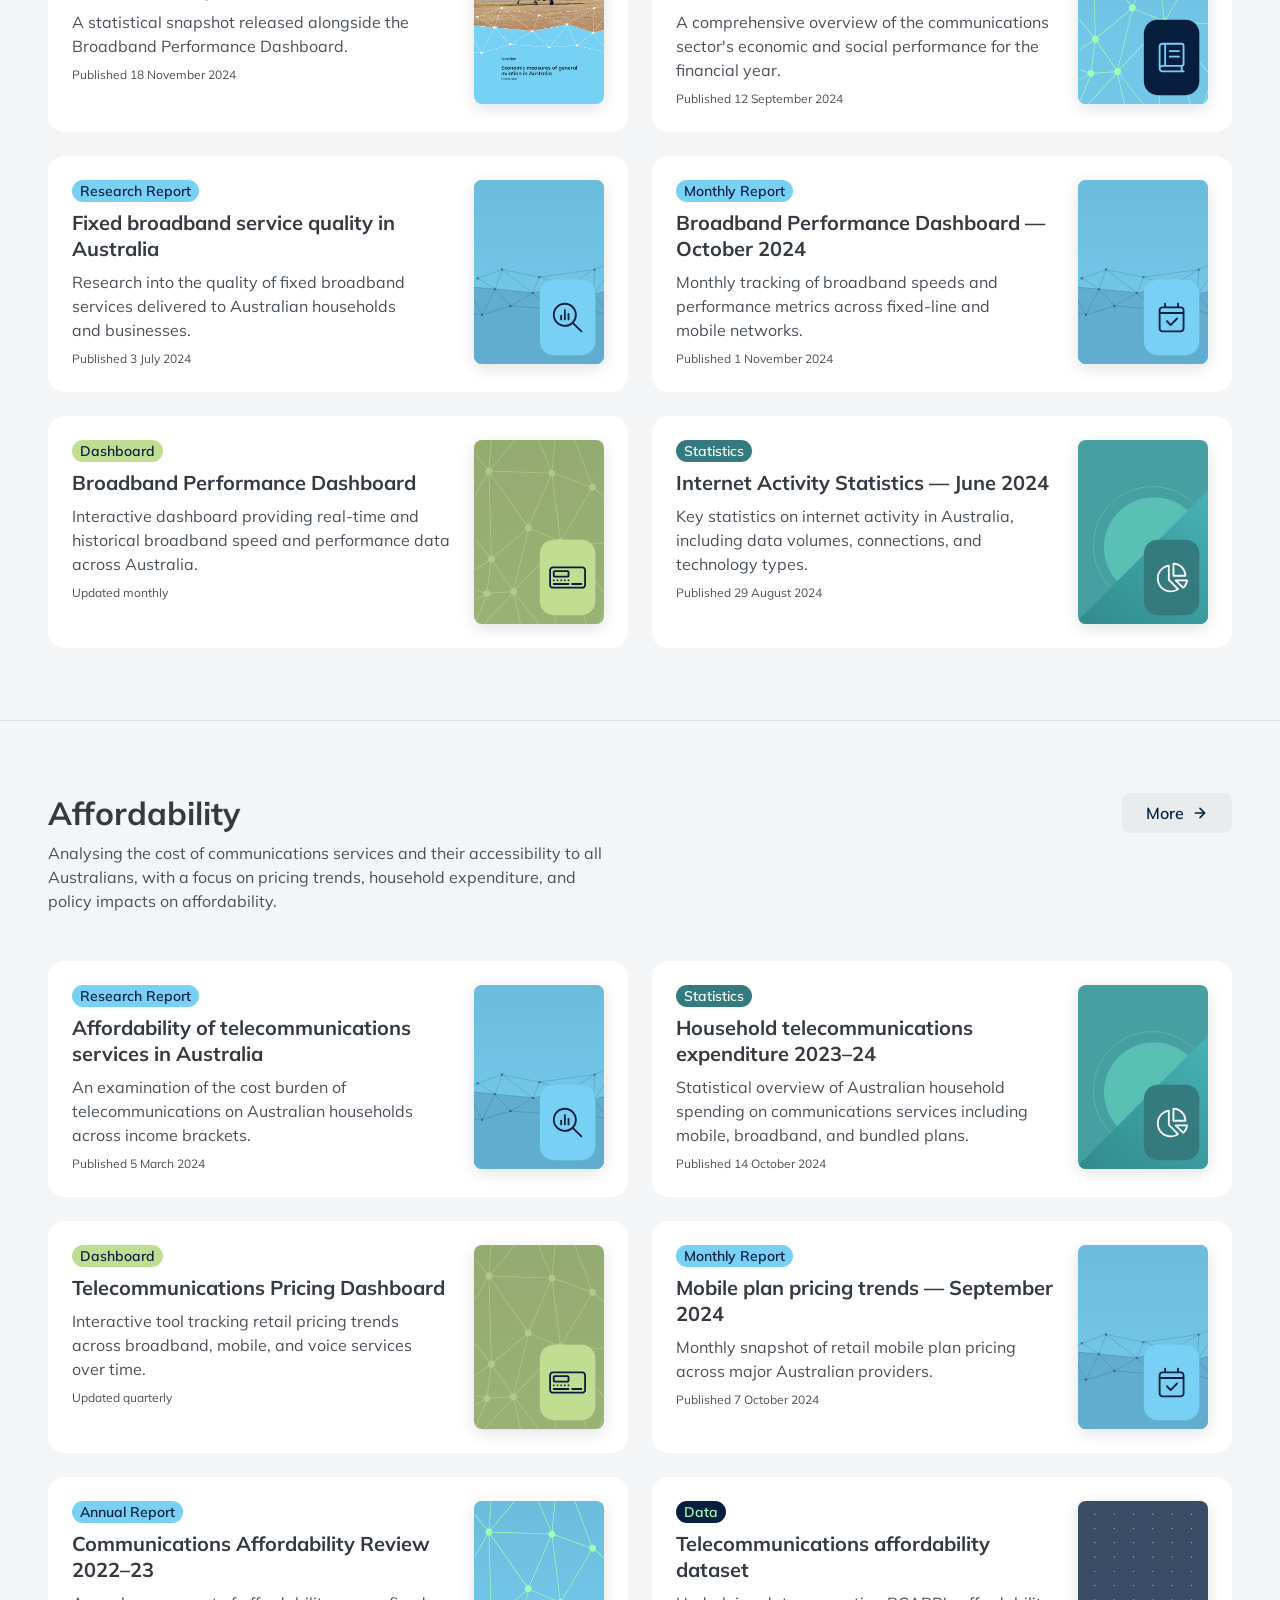
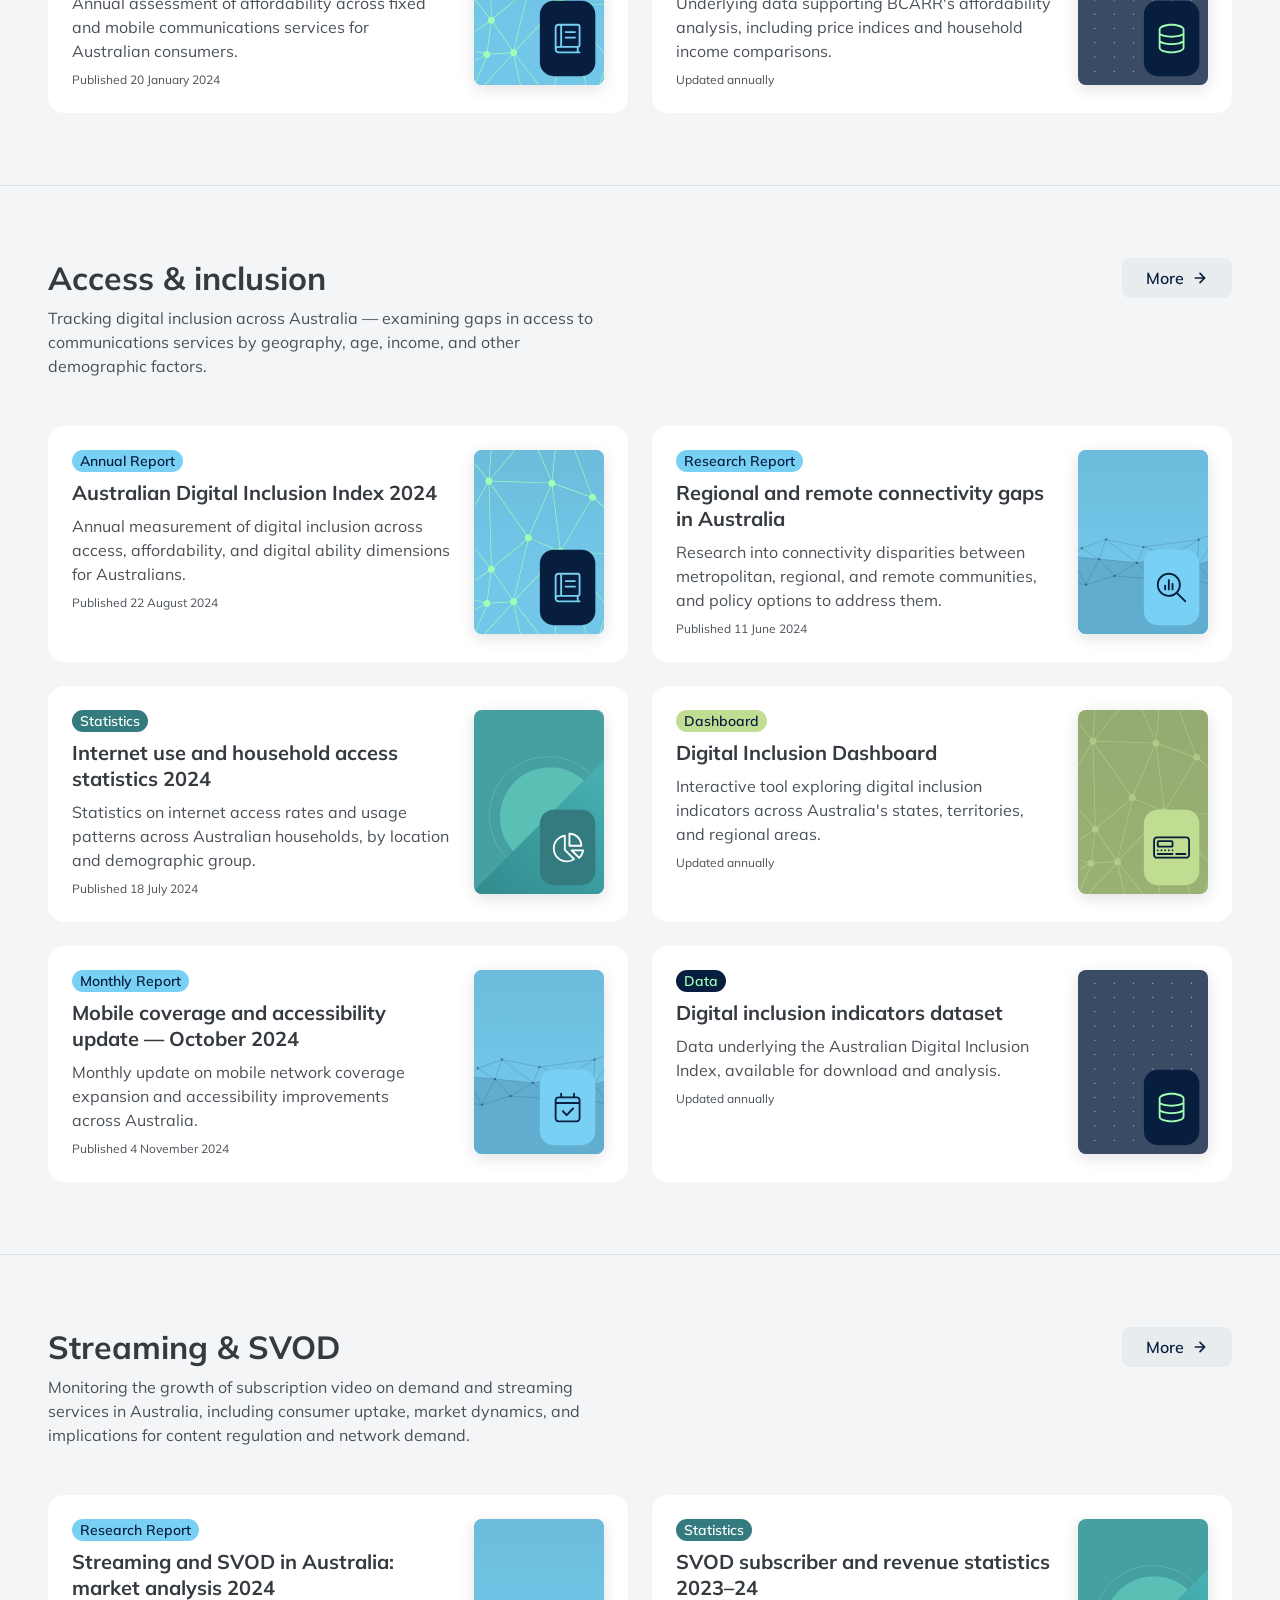
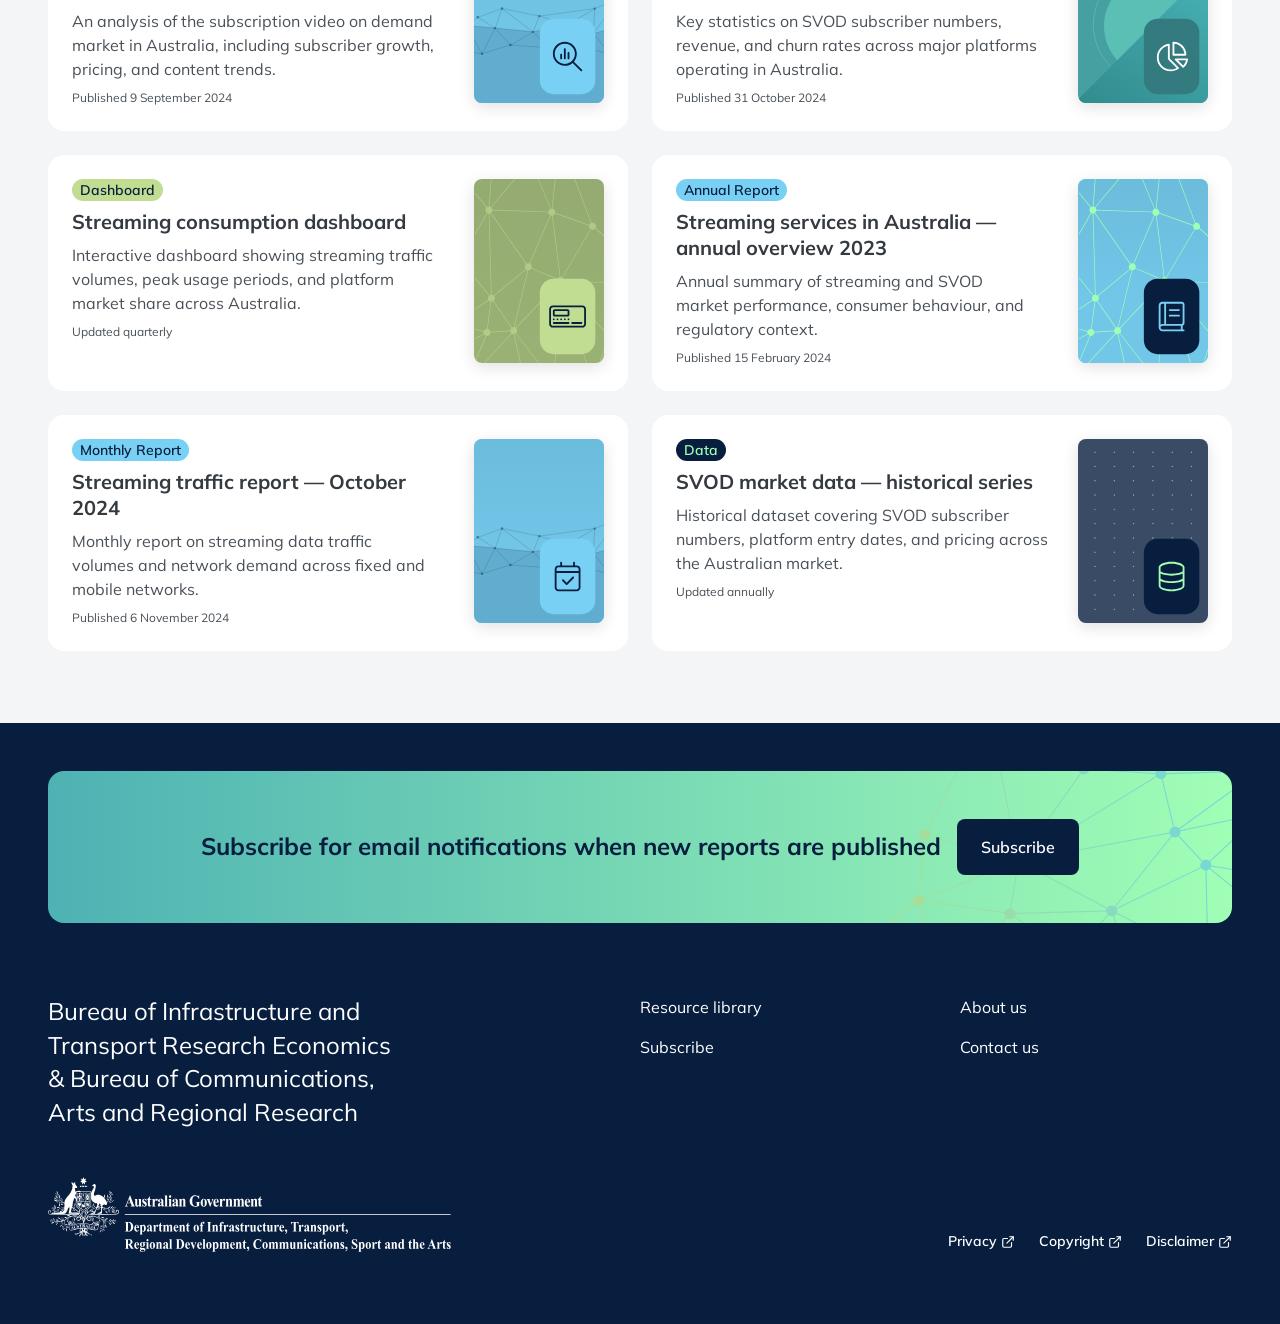
<file: templates/topic-landing.html>
<!DOCTYPE html>
<html lang="en">
<head>
  <meta charset="UTF-8">
  <meta name="viewport" content="width=device-width, initial-scale=1.0">
  <title>Topic Landing — BITRE/BCARR</title>

  <!-- Google Fonts — Mulish (400, 500, 600, 700, 800 + italics) -->
  <link rel="preconnect" href="https://fonts.googleapis.com">
  <link rel="preconnect" href="https://fonts.gstatic.com" crossorigin>
  <link href="https://fonts.googleapis.com/css2?family=Mulish:ital,wght@0,400;0,500;0,600;0,700;0,800;1,400;1,600&display=swap" rel="stylesheet">

  <link rel="stylesheet" href="../css/main.css">
</head>
<body>

<a href="#main-content" class="skip-link">Skip to main content</a>

<!-- =========================================================================
  HEADER — Dual bar: utility (white) + nav bar (navy)
========================================================================== -->
<header class="site-header" role="banner">

  <!-- 1. Utility bar (desktop only) -->
  <div class="site-header__utility-bar">
    <div class="site-header__utility-bar-inner">

      <!-- Branding: logo + dept name -->
      <a class="site-header__branding" href="/" aria-label="Australian Government — DITRDCSA home">
        <img src="../assets/images/logo.svg" alt="DITRDCSA" width="403" height="75">
      </a>

      <!-- Utility links -->
      <nav class="site-header__utility-nav" aria-label="Utility navigation">
        <a class="site-header__utility-link" href="#" target="_blank" rel="noopener noreferrer">
          Ministers
          <svg width="12" height="12" viewBox="0 0 24 24" fill="none" stroke="currentColor" stroke-width="2" stroke-linecap="round" stroke-linejoin="round" aria-hidden="true">
            <path d="M15 3h6v6"/>
            <path d="M10 14 21 3"/>
            <path d="M18 13v6a2 2 0 0 1-2 2H5a2 2 0 0 1-2-2V8a2 2 0 0 1 2-2h6"/>
          </svg>
        </a>
        <a class="site-header__utility-link" href="#" target="_blank" rel="noopener noreferrer">
          Department
          <svg width="12" height="12" viewBox="0 0 24 24" fill="none" stroke="currentColor" stroke-width="2" stroke-linecap="round" stroke-linejoin="round" aria-hidden="true">
            <path d="M15 3h6v6"/>
            <path d="M10 14 21 3"/>
            <path d="M18 13v6a2 2 0 0 1-2 2H5a2 2 0 0 1-2-2V8a2 2 0 0 1 2-2h6"/>
          </svg>
        </a>
        <a class="site-header__utility-link site-header__utility-link--bold" href="#">About us</a>
        <button class="site-header__utility-search" aria-label="Open site search" aria-expanded="false" aria-controls="header-search-panel">
          Search
          <svg width="22" height="22" viewBox="0 0 24 24" fill="none" stroke="currentColor" stroke-width="2" stroke-linecap="round" stroke-linejoin="round" aria-hidden="true"><circle cx="11" cy="11" r="8"/><path d="m21 21-4.35-4.35"/></svg>
        </button>
        <a class="site-header__site-name" href="/" aria-label="BITRE/BCARR home">BITRE/BCARR</a>
      </nav>

    </div>

    <!-- Search panel (toggled by Search button in utility nav) -->
    <div class="site-header__search-panel" id="header-search-panel" aria-hidden="true">
      <div class="site-header__search-panel-inner">
        <label class="site-header__search-label" for="header-search-input">Search topics</label>
        <div class="site-header__search-row">
          <form class="site-header__search-form" role="search" action="/search">
            <div class="site-header__search-field">
              <svg width="18" height="18" viewBox="0 0 24 24" fill="none" stroke="currentColor" stroke-width="2" stroke-linecap="round" stroke-linejoin="round" aria-hidden="true"><circle cx="11" cy="11" r="8"/><path d="m21 21-4.35-4.35"/></svg>
              <input
                type="search"
                id="header-search-input"
                name="q"
                class="site-header__search-input"
                placeholder="e.g. road safety, freight…"
                autocomplete="off"
                autocorrect="off"
                spellcheck="false"
              >
              <button type="submit" class="site-header__search-submit">
                <svg width="16" height="16" viewBox="0 0 24 24" fill="none" stroke="currentColor" stroke-width="2" stroke-linecap="round" stroke-linejoin="round" aria-hidden="true"><path d="M5 12h14M12 5l7 7-7 7"/></svg>
                <span class="u-visually-hidden">Search</span>
              </button>
            </div>
          </form>
          <button class="site-header__search-close">
            <svg width="20" height="20" viewBox="0 0 24 24" fill="none" stroke="currentColor" stroke-width="2" stroke-linecap="round" stroke-linejoin="round" aria-hidden="true"><path d="M18 6 6 18M6 6l12 12"/></svg>
            <span class="u-visually-hidden">Close search</span>
          </button>
        </div>
      </div>
    </div>

  </div>

  <!-- 2. Nav bar (sticky, navy) -->
  <div class="site-header__nav-bar">
    <div class="site-header__nav-bar-inner">

      <!-- Mobile logo (md breakpoint only) -->
      <a class="site-header__mobile-logo" href="/" aria-label="DITRDCSA home">
        <img src="../assets/images/logo.svg" alt="DITRDCSA">
      </a>

      <!-- Mobile site name (hidden on desktop) -->
      <a class="site-header__mobile-site-name" href="/" aria-label="BITRE/BCARR home">BITRE/BCARR</a>

      <!-- Home icon (desktop) -->
      <a class="site-header__home-link" href="/" aria-label="Home">
        <svg width="18" height="18" viewBox="0 0 24 24" fill="none" stroke="currentColor" stroke-width="2" stroke-linecap="round" stroke-linejoin="round" aria-hidden="true">
          <path d="M3 9l9-7 9 7v11a2 2 0 0 1-2 2H5a2 2 0 0 1-2-2z"/>
          <polyline points="9 22 9 12 15 12 15 22"/>
        </svg>
      </a>

      <!-- Primary navigation (desktop) -->
      <nav class="site-header__nav" aria-label="Primary navigation">
        <ul class="nav-list" role="list">
          <li class="nav-item nav-item--indent"><a class="nav-item__link" href="#">Arts</a></li>
          <li class="nav-item"><a class="nav-item__link" href="#">Aviation</a></li>
          <li class="nav-item nav-item--active"><a class="nav-item__link" href="#">Communications</a></li>
          <li class="nav-item"><a class="nav-item__link" href="#">Freight</a></li>
          <li class="nav-item"><a class="nav-item__link" href="#">Infrastructure</a></li>
          <li class="nav-item"><a class="nav-item__link" href="#">Maritime</a></li>
          <li class="nav-item"><a class="nav-item__link" href="#">Rail</a></li>
          <li class="nav-item"><a class="nav-item__link" href="#">Regions &amp; Cities</a></li>
          <li class="nav-item"><a class="nav-item__link" href="#">Roads &amp; Road Vehicles</a></li>
          <li class="nav-item"><a class="nav-item__link" href="#">Road Safety</a></li>
        </ul>
      </nav>

      <!-- Mobile hamburger -->
      <button class="site-header__burger"
              aria-label="Open navigation menu"
              aria-expanded="false"
              aria-controls="mobile-menu">
        <span></span>
        <span></span>
      </button>

    </div>
  </div>

  <!-- Mobile menu panel -->
  <div class="site-header__mobile-menu" id="mobile-menu" aria-hidden="true">
    <div class="site-header__mobile-menu-inner">

      <!-- Primary nav links -->
      <nav aria-label="Mobile navigation">
        <ul class="nav-list nav-list--vertical" role="list">
          <li class="nav-item nav-item--indent"><a class="nav-item__link" href="#">Arts</a></li>
          <li class="nav-item"><a class="nav-item__link" href="#">Aviation</a></li>
          <li class="nav-item nav-item--active"><a class="nav-item__link" href="#">Communications</a></li>
          <li class="nav-item"><a class="nav-item__link" href="#">Freight</a></li>
          <li class="nav-item"><a class="nav-item__link" href="#">Infrastructure</a></li>
          <li class="nav-item"><a class="nav-item__link" href="#">Maritime</a></li>
          <li class="nav-item"><a class="nav-item__link" href="#">Rail</a></li>
          <li class="nav-item"><a class="nav-item__link" href="#">Regions &amp; Cities</a></li>
          <li class="nav-item"><a class="nav-item__link" href="#">Roads &amp; Road Vehicles</a></li>
          <li class="nav-item"><a class="nav-item__link" href="#">Road Safety</a></li>
        </ul>
      </nav>

      <!-- Utility links -->
      <div class="site-header__mobile-utility">
        <a class="site-header__mobile-utility-link site-header__mobile-utility-link--bold" href="#">Resource library</a>
        <a class="site-header__mobile-utility-link site-header__mobile-utility-link--bold" href="#">About us</a>
        <a class="site-header__mobile-utility-link site-header__mobile-utility-link--bold" href="#">Subscribe</a>
        <a class="site-header__mobile-utility-link site-header__mobile-utility-link--bold" href="#">Contact us</a>
        <a class="site-header__mobile-utility-link" href="#" target="_blank" rel="noopener noreferrer">
          Ministers
          <svg width="11" height="11" viewBox="0 0 24 24" fill="none" stroke="currentColor" stroke-width="2" stroke-linecap="round" stroke-linejoin="round" aria-hidden="true">
            <path d="M15 3h6v6"/><path d="M10 14 21 3"/><path d="M18 13v6a2 2 0 0 1-2 2H5a2 2 0 0 1-2-2V8a2 2 0 0 1 2-2h6"/>
          </svg>
        </a>
        <a class="site-header__mobile-utility-link" href="#" target="_blank" rel="noopener noreferrer">
          Department
          <svg width="11" height="11" viewBox="0 0 24 24" fill="none" stroke="currentColor" stroke-width="2" stroke-linecap="round" stroke-linejoin="round" aria-hidden="true">
            <path d="M15 3h6v6"/><path d="M10 14 21 3"/><path d="M18 13v6a2 2 0 0 1-2 2H5a2 2 0 0 1-2-2V8a2 2 0 0 1 2-2h6"/>
          </svg>
        </a>
      </div>

      <!-- Search -->
      <div class="site-header__mobile-search">
        <form class="site-header__mobile-search-form search-box search-box--hero" role="search" action="/search">
          <input
            class="search-box__input"
            type="search"
            id="mobile-nav-search"
            name="q"
            placeholder="What are you looking for?"
            autocomplete="off"
            autocorrect="off"
            spellcheck="false"
          >
          <div class="search-box__footer">
            <label class="search-box__label" for="mobile-nav-search">Search all resources</label>
            <button class="search-box__submit" type="submit" aria-label="Search">
              <svg width="22" height="22" viewBox="0 0 24 24" fill="none" stroke="currentColor" stroke-width="2" stroke-linecap="round" stroke-linejoin="round" aria-hidden="true">
                <circle cx="11" cy="11" r="8"/>
                <path d="m21 21-4.35-4.35"/>
              </svg>
            </button>
          </div>
        </form>
      </div>

    </div>
  </div>

</header>

<!-- =========================================================================
  MAIN CONTENT
========================================================================== -->
<main id="main-content">

  <!-- =========================================================================
    TOPIC HERO — navy content left | brand-blue panel right
  ========================================================================== -->
  <section class="hero hero--topic" aria-labelledby="topic-hero-heading">

    <div class="hero__left">
      <div class="hero__left-inner">

        <!-- Breadcrumb -->
        <nav class="hero__breadcrumb" aria-label="Breadcrumb" data-animate>
          <a href="/">Home</a>
          <span class="hero__breadcrumb-sep" aria-hidden="true">›</span>
          <span class="hero__breadcrumb-current" aria-current="page">Communications</span>
        </nav>

        <!-- Heading -->
        <h1 class="hero__heading" id="topic-hero-heading" data-animate style="--animate-delay: 80ms">Communications</h1>

        <!-- Body -->
        <p class="hero__body" data-animate style="--animate-delay: 160ms">The communications sector is a critical enabler of economic and social activity. Communications technology touches and transforms everyone's lives, providing economic and data analysis on communications issues to support evidence-based policy development and advice.</p>

        <!-- Search -->
        <form class="search-box search-box--hero" role="search" action="#" data-animate style="--animate-delay: 260ms">
          <input
            class="search-box__input"
            type="search"
            id="topic-search"
            name="q"
            placeholder="What are you looking for?"
            autocomplete="off"
          >
          <div class="search-box__footer">
            <label class="search-box__label" for="topic-search">Search <strong>Communications</strong> resources</label>
            <button class="search-box__submit" type="submit" aria-label="Search">
              <svg width="22" height="22" viewBox="0 0 24 24" fill="none" stroke="currentColor" stroke-width="2" stroke-linecap="round" stroke-linejoin="round" aria-hidden="true">
                <circle cx="11" cy="11" r="8"/>
                <path d="m21 21-4.35-4.35"/>
              </svg>
            </button>
          </div>
        </form>

      </div>
    </div>

    <!-- Right panel — banner image with device graphic overlay -->
    <div class="hero__right" aria-hidden="true">
      <img src="../assets/images/banner/communications.png" alt="" class="hero__banner-image">
      <img src="../assets/images/device-grid-desktop.svg" alt="" class="hero__banner-device hero__banner-device--desktop">
      <img src="../assets/images/device-grid-mobile.svg" alt="" class="hero__banner-device hero__banner-device--mobile">
    </div>

  </section>

  <!-- =========================================================================
    PAGE NAV — "On this page" anchor links (sticky)
  ========================================================================== -->
  <nav class="page-nav" aria-label="On this page">
    <div class="page-nav__inner">
      <span class="page-nav__label">On this page:</span>
      <ul class="page-nav__links" role="list">
        <li><a class="page-nav__link" href="#broadband">Broadband &amp; performance</a></li>
        <li><a class="page-nav__link" href="#affordability">Affordability</a></li>
        <li><a class="page-nav__link" href="#access-inclusion">Access &amp; inclusion</a></li>
        <li><a class="page-nav__link" href="#streaming-svod">Streaming &amp; SVOD</a></li>
      </ul>
    </div>
  </nav>

  <!-- =========================================================================
    FEATURED RESOURCES
  ========================================================================== -->
  <section class="featured-resources" aria-label="Featured resources">
    <div class="featured-resources__inner">

      <article class="card card--resource-featured" data-animate>
        <div class="card__image">
          <img src="../assets/images/report/bitre-rr159-economic-measures-of-general-aviation-in-australia.jpg" alt="Australian Aircraft Activity report cover">
        </div>
        <div class="card__body">
          <div class="card__badges">
            <span class="badge badge--blue">Statistical Report</span>
          </div>
          <h3 class="card__title">
            <a href="#">Australian Aircraft Activity (General aviation activity)</a>
          </h3>
          <p class="card__excerpt">This annual survey covers all Australian registered aircraft used in the Commercial Air Transport and General Aviation sectors of the Australian aviation industry.</p>
          <p class="card__date">Published 18 November 2024</p>
        </div>
      </article>

    </div>
  </section>

  <!-- =========================================================================
    SUB TOPICS — Broadband & performance resource cards
  ========================================================================== -->
  <section class="sub-topics" id="broadband" aria-labelledby="broadband-heading">
    <div class="sub-topics__inner">

      <div class="sub-topics__header">
        <h2 class="sub-topics__heading" id="broadband-heading" data-animate>Broadband &amp; performance</h2>
      </div>

      <p class="sub-topics__body">The communications sector is a critical enabler of economic and social activity. Communications technology touches and transforms everyone's lives, providing economic and data analysis on communications issues to support evidence-based policy development and advice.</p>

      <a class="sub-topics__more" href="#">
        More
        <svg width="16" height="16" viewBox="0 0 24 24" fill="none" stroke="currentColor" stroke-width="2.5" stroke-linecap="round" stroke-linejoin="round" aria-hidden="true">
          <path d="M5 12h14M12 5l7 7-7 7"/>
        </svg>
      </a>

      <div class="sub-topics__grid" data-animate-stagger>

        <!-- Card 1: Real cover image (override example) -->
        <article class="card card--topic-resource" data-animate>
          <div class="card__image">
            <img src="../assets/images/report/bitre-rr159-economic-measures-of-general-aviation-in-australia.jpg" alt="Australia's Broadband Performance statistical snapshot cover">
          </div>
          <div class="card__body">
            <div class="card__meta">
              <span class="badge badge--blue">Statistical Report</span>
            </div>
            <h3 class="card__title"><a href="#">Australia's Broadband Performance statistical snapshot</a></h3>
            <p class="card__excerpt">A statistical snapshot released alongside the Broadband Performance Dashboard.</p>
            <p class="card__date">Published 18 November 2024</p>
          </div>
        </article>

        <!-- Card 2: Annual Report — default cover -->
        <article class="card card--topic-resource" data-animate>
          <div class="card__image">
            <img src="../assets/images/default_covers/Annual%20Report.svg" alt="">
          </div>
          <div class="card__body">
            <div class="card__meta">
              <span class="badge badge--blue">Annual Report</span>
            </div>
            <h3 class="card__title"><a href="#">Communications Sector Annual Report 2023–24</a></h3>
            <p class="card__excerpt">A comprehensive overview of the communications sector's economic and social performance for the financial year.</p>
            <p class="card__date">Published 12 September 2024</p>
          </div>
        </article>

        <!-- Card 3: Research Report — default cover -->
        <article class="card card--topic-resource" data-animate>
          <div class="card__image">
            <img src="../assets/images/default_covers/Research%20Report.svg" alt="">
          </div>
          <div class="card__body">
            <div class="card__meta">
              <span class="badge badge--blue">Research Report</span>
            </div>
            <h3 class="card__title"><a href="#">Fixed broadband service quality in Australia</a></h3>
            <p class="card__excerpt">Research into the quality of fixed broadband services delivered to Australian households and businesses.</p>
            <p class="card__date">Published 3 July 2024</p>
          </div>
        </article>

        <!-- Card 4: Monthly Report — default cover -->
        <article class="card card--topic-resource" data-animate>
          <div class="card__image">
            <img src="../assets/images/default_covers/Monthly%20Report.svg" alt="">
          </div>
          <div class="card__body">
            <div class="card__meta">
              <span class="badge badge--blue">Monthly Report</span>
            </div>
            <h3 class="card__title"><a href="#">Broadband Performance Dashboard — October 2024</a></h3>
            <p class="card__excerpt">Monthly tracking of broadband speeds and performance metrics across fixed-line and mobile networks.</p>
            <p class="card__date">Published 1 November 2024</p>
          </div>
        </article>

        <!-- Card 5: Dashboard — default cover -->
        <article class="card card--topic-resource" data-animate>
          <div class="card__image">
            <img src="../assets/images/default_covers/Dashboard.svg" alt="">
          </div>
          <div class="card__body">
            <div class="card__meta">
              <span class="badge badge--lime">Dashboard</span>
            </div>
            <h3 class="card__title"><a href="#">Broadband Performance Dashboard</a></h3>
            <p class="card__excerpt">Interactive dashboard providing real-time and historical broadband speed and performance data across Australia.</p>
            <p class="card__date">Updated monthly</p>
          </div>
        </article>

        <!-- Card 6: Statistics — default cover -->
        <article class="card card--topic-resource" data-animate>
          <div class="card__image">
            <img src="../assets/images/default_covers/Statistics.svg" alt="">
          </div>
          <div class="card__body">
            <div class="card__meta">
              <span class="badge badge--teal">Statistics</span>
            </div>
            <h3 class="card__title"><a href="#">Internet Activity Statistics — June 2024</a></h3>
            <p class="card__excerpt">Key statistics on internet activity in Australia, including data volumes, connections, and technology types.</p>
            <p class="card__date">Published 29 August 2024</p>
          </div>
        </article>

      </div>
    </div>
  </section>

  <!-- =========================================================================
    SUB TOPICS — Affordability
  ========================================================================== -->
  <section class="sub-topics" id="affordability" aria-labelledby="affordability-heading">
    <div class="sub-topics__inner">

      <div class="sub-topics__header">
        <h2 class="sub-topics__heading" id="affordability-heading" data-animate>Affordability</h2>
      </div>

      <p class="sub-topics__body">Analysing the cost of communications services and their accessibility to all Australians, with a focus on pricing trends, household expenditure, and policy impacts on affordability.</p>

      <a class="sub-topics__more" href="#">
        More
        <svg width="16" height="16" viewBox="0 0 24 24" fill="none" stroke="currentColor" stroke-width="2.5" stroke-linecap="round" stroke-linejoin="round" aria-hidden="true">
          <path d="M5 12h14M12 5l7 7-7 7"/>
        </svg>
      </a>

      <div class="sub-topics__grid" data-animate-stagger>

        <article class="card card--topic-resource" data-animate>
          <div class="card__image">
            <img src="../assets/images/default_covers/Research%20Report.svg" alt="">
          </div>
          <div class="card__body">
            <div class="card__meta">
              <span class="badge badge--blue">Research Report</span>
            </div>
            <h3 class="card__title"><a href="#">Affordability of telecommunications services in Australia</a></h3>
            <p class="card__excerpt">An examination of the cost burden of telecommunications on Australian households across income brackets.</p>
            <p class="card__date">Published 5 March 2024</p>
          </div>
        </article>

        <article class="card card--topic-resource" data-animate>
          <div class="card__image">
            <img src="../assets/images/default_covers/Statistics.svg" alt="">
          </div>
          <div class="card__body">
            <div class="card__meta">
              <span class="badge badge--teal">Statistics</span>
            </div>
            <h3 class="card__title"><a href="#">Household telecommunications expenditure 2023–24</a></h3>
            <p class="card__excerpt">Statistical overview of Australian household spending on communications services including mobile, broadband, and bundled plans.</p>
            <p class="card__date">Published 14 October 2024</p>
          </div>
        </article>

        <article class="card card--topic-resource" data-animate>
          <div class="card__image">
            <img src="../assets/images/default_covers/Dashboard.svg" alt="">
          </div>
          <div class="card__body">
            <div class="card__meta">
              <span class="badge badge--lime">Dashboard</span>
            </div>
            <h3 class="card__title"><a href="#">Telecommunications Pricing Dashboard</a></h3>
            <p class="card__excerpt">Interactive tool tracking retail pricing trends across broadband, mobile, and voice services over time.</p>
            <p class="card__date">Updated quarterly</p>
          </div>
        </article>

        <article class="card card--topic-resource" data-animate>
          <div class="card__image">
            <img src="../assets/images/default_covers/Monthly%20Report.svg" alt="">
          </div>
          <div class="card__body">
            <div class="card__meta">
              <span class="badge badge--blue">Monthly Report</span>
            </div>
            <h3 class="card__title"><a href="#">Mobile plan pricing trends — September 2024</a></h3>
            <p class="card__excerpt">Monthly snapshot of retail mobile plan pricing across major Australian providers.</p>
            <p class="card__date">Published 7 October 2024</p>
          </div>
        </article>

        <article class="card card--topic-resource" data-animate>
          <div class="card__image">
            <img src="../assets/images/default_covers/Annual%20Report.svg" alt="">
          </div>
          <div class="card__body">
            <div class="card__meta">
              <span class="badge badge--blue">Annual Report</span>
            </div>
            <h3 class="card__title"><a href="#">Communications Affordability Review 2022–23</a></h3>
            <p class="card__excerpt">Annual assessment of affordability across fixed and mobile communications services for Australian consumers.</p>
            <p class="card__date">Published 20 January 2024</p>
          </div>
        </article>

        <article class="card card--topic-resource" data-animate>
          <div class="card__image">
            <img src="../assets/images/default_covers/Data.svg" alt="">
          </div>
          <div class="card__body">
            <div class="card__meta">
              <span class="badge badge--navy">Data</span>
            </div>
            <h3 class="card__title"><a href="#">Telecommunications affordability dataset</a></h3>
            <p class="card__excerpt">Underlying data supporting BCARR's affordability analysis, including price indices and household income comparisons.</p>
            <p class="card__date">Updated annually</p>
          </div>
        </article>

      </div>
    </div>
  </section>

  <!-- =========================================================================
    SUB TOPICS — Access & inclusion
  ========================================================================== -->
  <section class="sub-topics" id="access-inclusion" aria-labelledby="access-heading">
    <div class="sub-topics__inner">

      <div class="sub-topics__header">
        <h2 class="sub-topics__heading" id="access-heading" data-animate>Access &amp; inclusion</h2>
      </div>

      <p class="sub-topics__body">Tracking digital inclusion across Australia — examining gaps in access to communications services by geography, age, income, and other demographic factors.</p>

      <a class="sub-topics__more" href="#">
        More
        <svg width="16" height="16" viewBox="0 0 24 24" fill="none" stroke="currentColor" stroke-width="2.5" stroke-linecap="round" stroke-linejoin="round" aria-hidden="true">
          <path d="M5 12h14M12 5l7 7-7 7"/>
        </svg>
      </a>

      <div class="sub-topics__grid" data-animate-stagger>

        <article class="card card--topic-resource" data-animate>
          <div class="card__image">
            <img src="../assets/images/default_covers/Annual%20Report.svg" alt="">
          </div>
          <div class="card__body">
            <div class="card__meta">
              <span class="badge badge--blue">Annual Report</span>
            </div>
            <h3 class="card__title"><a href="#">Australian Digital Inclusion Index 2024</a></h3>
            <p class="card__excerpt">Annual measurement of digital inclusion across access, affordability, and digital ability dimensions for Australians.</p>
            <p class="card__date">Published 22 August 2024</p>
          </div>
        </article>

        <article class="card card--topic-resource" data-animate>
          <div class="card__image">
            <img src="../assets/images/default_covers/Research%20Report.svg" alt="">
          </div>
          <div class="card__body">
            <div class="card__meta">
              <span class="badge badge--blue">Research Report</span>
            </div>
            <h3 class="card__title"><a href="#">Regional and remote connectivity gaps in Australia</a></h3>
            <p class="card__excerpt">Research into connectivity disparities between metropolitan, regional, and remote communities, and policy options to address them.</p>
            <p class="card__date">Published 11 June 2024</p>
          </div>
        </article>

        <article class="card card--topic-resource" data-animate>
          <div class="card__image">
            <img src="../assets/images/default_covers/Statistics.svg" alt="">
          </div>
          <div class="card__body">
            <div class="card__meta">
              <span class="badge badge--teal">Statistics</span>
            </div>
            <h3 class="card__title"><a href="#">Internet use and household access statistics 2024</a></h3>
            <p class="card__excerpt">Statistics on internet access rates and usage patterns across Australian households, by location and demographic group.</p>
            <p class="card__date">Published 18 July 2024</p>
          </div>
        </article>

        <article class="card card--topic-resource" data-animate>
          <div class="card__image">
            <img src="../assets/images/default_covers/Dashboard.svg" alt="">
          </div>
          <div class="card__body">
            <div class="card__meta">
              <span class="badge badge--lime">Dashboard</span>
            </div>
            <h3 class="card__title"><a href="#">Digital Inclusion Dashboard</a></h3>
            <p class="card__excerpt">Interactive tool exploring digital inclusion indicators across Australia's states, territories, and regional areas.</p>
            <p class="card__date">Updated annually</p>
          </div>
        </article>

        <article class="card card--topic-resource" data-animate>
          <div class="card__image">
            <img src="../assets/images/default_covers/Monthly%20Report.svg" alt="">
          </div>
          <div class="card__body">
            <div class="card__meta">
              <span class="badge badge--blue">Monthly Report</span>
            </div>
            <h3 class="card__title"><a href="#">Mobile coverage and accessibility update — October 2024</a></h3>
            <p class="card__excerpt">Monthly update on mobile network coverage expansion and accessibility improvements across Australia.</p>
            <p class="card__date">Published 4 November 2024</p>
          </div>
        </article>

        <article class="card card--topic-resource" data-animate>
          <div class="card__image">
            <img src="../assets/images/default_covers/Data.svg" alt="">
          </div>
          <div class="card__body">
            <div class="card__meta">
              <span class="badge badge--navy">Data</span>
            </div>
            <h3 class="card__title"><a href="#">Digital inclusion indicators dataset</a></h3>
            <p class="card__excerpt">Data underlying the Australian Digital Inclusion Index, available for download and analysis.</p>
            <p class="card__date">Updated annually</p>
          </div>
        </article>

      </div>
    </div>
  </section>

  <!-- =========================================================================
    SUB TOPICS — Streaming & SVOD
  ========================================================================== -->
  <section class="sub-topics" id="streaming-svod" aria-labelledby="streaming-heading">
    <div class="sub-topics__inner">

      <div class="sub-topics__header">
        <h2 class="sub-topics__heading" id="streaming-heading" data-animate>Streaming &amp; SVOD</h2>
      </div>

      <p class="sub-topics__body">Monitoring the growth of subscription video on demand and streaming services in Australia, including consumer uptake, market dynamics, and implications for content regulation and network demand.</p>

      <a class="sub-topics__more" href="#">
        More
        <svg width="16" height="16" viewBox="0 0 24 24" fill="none" stroke="currentColor" stroke-width="2.5" stroke-linecap="round" stroke-linejoin="round" aria-hidden="true">
          <path d="M5 12h14M12 5l7 7-7 7"/>
        </svg>
      </a>

      <div class="sub-topics__grid" data-animate-stagger>

        <article class="card card--topic-resource" data-animate>
          <div class="card__image">
            <img src="../assets/images/default_covers/Research%20Report.svg" alt="">
          </div>
          <div class="card__body">
            <div class="card__meta">
              <span class="badge badge--blue">Research Report</span>
            </div>
            <h3 class="card__title"><a href="#">Streaming and SVOD in Australia: market analysis 2024</a></h3>
            <p class="card__excerpt">An analysis of the subscription video on demand market in Australia, including subscriber growth, pricing, and content trends.</p>
            <p class="card__date">Published 9 September 2024</p>
          </div>
        </article>

        <article class="card card--topic-resource" data-animate>
          <div class="card__image">
            <img src="../assets/images/default_covers/Statistics.svg" alt="">
          </div>
          <div class="card__body">
            <div class="card__meta">
              <span class="badge badge--teal">Statistics</span>
            </div>
            <h3 class="card__title"><a href="#">SVOD subscriber and revenue statistics 2023–24</a></h3>
            <p class="card__excerpt">Key statistics on SVOD subscriber numbers, revenue, and churn rates across major platforms operating in Australia.</p>
            <p class="card__date">Published 31 October 2024</p>
          </div>
        </article>

        <article class="card card--topic-resource" data-animate>
          <div class="card__image">
            <img src="../assets/images/default_covers/Dashboard.svg" alt="">
          </div>
          <div class="card__body">
            <div class="card__meta">
              <span class="badge badge--lime">Dashboard</span>
            </div>
            <h3 class="card__title"><a href="#">Streaming consumption dashboard</a></h3>
            <p class="card__excerpt">Interactive dashboard showing streaming traffic volumes, peak usage periods, and platform market share across Australia.</p>
            <p class="card__date">Updated quarterly</p>
          </div>
        </article>

        <article class="card card--topic-resource" data-animate>
          <div class="card__image">
            <img src="../assets/images/default_covers/Annual%20Report.svg" alt="">
          </div>
          <div class="card__body">
            <div class="card__meta">
              <span class="badge badge--blue">Annual Report</span>
            </div>
            <h3 class="card__title"><a href="#">Streaming services in Australia — annual overview 2023</a></h3>
            <p class="card__excerpt">Annual summary of streaming and SVOD market performance, consumer behaviour, and regulatory context.</p>
            <p class="card__date">Published 15 February 2024</p>
          </div>
        </article>

        <article class="card card--topic-resource" data-animate>
          <div class="card__image">
            <img src="../assets/images/default_covers/Monthly%20Report.svg" alt="">
          </div>
          <div class="card__body">
            <div class="card__meta">
              <span class="badge badge--blue">Monthly Report</span>
            </div>
            <h3 class="card__title"><a href="#">Streaming traffic report — October 2024</a></h3>
            <p class="card__excerpt">Monthly report on streaming data traffic volumes and network demand across fixed and mobile networks.</p>
            <p class="card__date">Published 6 November 2024</p>
          </div>
        </article>

        <article class="card card--topic-resource" data-animate>
          <div class="card__image">
            <img src="../assets/images/default_covers/Data.svg" alt="">
          </div>
          <div class="card__body">
            <div class="card__meta">
              <span class="badge badge--navy">Data</span>
            </div>
            <h3 class="card__title"><a href="#">SVOD market data — historical series</a></h3>
            <p class="card__excerpt">Historical dataset covering SVOD subscriber numbers, platform entry dates, and pricing across the Australian market.</p>
            <p class="card__date">Updated annually</p>
          </div>
        </article>

      </div>
    </div>
  </section>

</main>

<!-- =========================================================================
  SUBSCRIBE BANNER
========================================================================== -->
<section class="subscribe-banner" aria-label="Newsletter subscription">
  <div class="subscribe-banner__inner">
    <div class="subscribe-banner__card" data-animate>
      <img src="../assets/images/device-grid.svg" alt="" class="subscribe-banner__bg" aria-hidden="true">
      <p class="subscribe-banner__text">Subscribe for email notifications when new reports are published</p>
      <a href="#" class="subscribe-banner__btn">Subscribe</a>
    </div>
  </div>
</section>

<!-- =========================================================================
  FOOTER
========================================================================== -->
<footer class="site-footer" role="contentinfo">
  <div class="site-footer__inner">

    <!-- Main columns: org name + nav links -->
    <div class="site-footer__main">

      <div class="site-footer__brand">
        <p class="site-footer__org-name">Bureau of Infrastructure and<br> Transport Research Economics<br> &amp; Bureau of Communications,<br> Arts and Regional Research</p>
      </div>

      <nav class="site-footer__nav-col" aria-label="Footer navigation">
        <a class="site-footer__nav-link" href="#">Resource library</a>
        <a class="site-footer__nav-link" href="#">Subscribe</a>
      </nav>

      <nav class="site-footer__nav-col" aria-label="Footer secondary navigation">
        <a class="site-footer__nav-link" href="#">About us</a>
        <a class="site-footer__nav-link" href="#">Contact us</a>
      </nav>

    </div>

    <!-- Legal bar: gov branding + legal links -->
    <div class="site-footer__legal">

      <div class="site-footer__gov-brand">
        <img src="../assets/images/logo.svg" alt="" class="site-footer__gov-crest" aria-hidden="true">
      </div>

      <div class="site-footer__legal-links">
        <a class="site-footer__legal-link" href="#" target="_blank" rel="noopener noreferrer">
          Privacy
          <svg xmlns="http://www.w3.org/2000/svg" width="14" height="14" viewBox="0 0 24 24" fill="none" stroke="currentColor" stroke-width="2" stroke-linecap="round" stroke-linejoin="round" aria-hidden="true">
            <path d="M18 13v6a2 2 0 0 1-2 2H5a2 2 0 0 1-2-2V8a2 2 0 0 1 2-2h6"/>
            <polyline points="15 3 21 3 21 9"/><line x1="10" y1="14" x2="21" y2="3"/>
          </svg>
        </a>
        <a class="site-footer__legal-link" href="#" target="_blank" rel="noopener noreferrer">
          Copyright
          <svg xmlns="http://www.w3.org/2000/svg" width="14" height="14" viewBox="0 0 24 24" fill="none" stroke="currentColor" stroke-width="2" stroke-linecap="round" stroke-linejoin="round" aria-hidden="true">
            <path d="M18 13v6a2 2 0 0 1-2 2H5a2 2 0 0 1-2-2V8a2 2 0 0 1 2-2h6"/>
            <polyline points="15 3 21 3 21 9"/><line x1="10" y1="14" x2="21" y2="3"/>
          </svg>
        </a>
        <a class="site-footer__legal-link" href="#" target="_blank" rel="noopener noreferrer">
          Disclaimer
          <svg xmlns="http://www.w3.org/2000/svg" width="14" height="14" viewBox="0 0 24 24" fill="none" stroke="currentColor" stroke-width="2" stroke-linecap="round" stroke-linejoin="round" aria-hidden="true">
            <path d="M18 13v6a2 2 0 0 1-2 2H5a2 2 0 0 1-2-2V8a2 2 0 0 1 2-2h6"/>
            <polyline points="15 3 21 3 21 9"/><line x1="10" y1="14" x2="21" y2="3"/>
          </svg>
        </a>
      </div>

    </div>
  </div>
</footer>

<!-- =========================================================================
  Scripts
========================================================================== -->
<script>
  // Mobile menu toggle
  (function () {
    var burger = document.querySelector('.site-header__burger');
    var menu   = document.querySelector('.site-header__mobile-menu');

    if (!burger || !menu) return;

    var navBar  = document.querySelector('.site-header__nav-bar');
    var header  = document.querySelector('.site-header');
    var siteName = document.querySelector('.site-header__mobile-site-name');
    var desktopMq = window.matchMedia('(min-width: 1024px)');
    var mobileNavMq = window.matchMedia('(max-width: 1023px)');

    function setMenuOffset() {
      if (navBar) {
        menu.style.setProperty('--mobile-menu-offset', navBar.getBoundingClientRect().height + 'px');
      }
    }

    function closeMenu() {
      menu.classList.remove('is-open');
      burger.setAttribute('aria-expanded', 'false');
      menu.setAttribute('aria-hidden', 'true');
      document.body.style.overflow = '';
      if (siteName) {
        siteName.style.transition = '';
        siteName.style.transform = '';
      }
      if (header) header.classList.remove('is-menu-open');
    }

    function animateSiteNameLayoutChange(mutate) {
      if (!siteName || !mobileNavMq.matches) {
        mutate();
        return;
      }

      var firstRect = siteName.getBoundingClientRect();
      mutate();
      var lastRect = siteName.getBoundingClientRect();
      var deltaX = firstRect.left - lastRect.left;

      if (!deltaX) return;

      siteName.style.transition = 'none';
      siteName.style.transform = 'translateX(' + deltaX + 'px)';
      siteName.getBoundingClientRect(); // force layout so the starting transform is applied

      requestAnimationFrame(function () {
        siteName.style.transition = '';
        siteName.style.transform = '';
      });
    }

    burger.addEventListener('click', function () {
      animateSiteNameLayoutChange(function () {
        if (header) header.classList.remove('is-menu-open'); // reset before measuring
        var isOpen = menu.classList.toggle('is-open');
        burger.setAttribute('aria-expanded', isOpen);
        menu.setAttribute('aria-hidden', !isOpen);
        document.body.style.overflow = isOpen ? 'hidden' : '';
        if (isOpen) {
          window.scrollTo({ top: 0, behavior: 'auto' });
          if (header) header.classList.add('is-menu-open');
          setMenuOffset();
        } else {
          closeMenu();
        }
      });
    });

    window.addEventListener('resize', function () {
      if (desktopMq.matches) {
        closeMenu();
        return;
      }

      if (menu.classList.contains('is-open')) {
        setMenuOffset();
      }
    });
  })();

  // Header search panel toggle
  (function () {
    var searchBtn = document.querySelector('.site-header__utility-search');
    var panel     = document.getElementById('header-search-panel');
    var input     = document.getElementById('header-search-input');
    var closeBtn  = panel ? panel.querySelector('.site-header__search-close') : null;

    if (!searchBtn || !panel || !input) return;

    function openPanel() {
      panel.classList.add('is-open');
      panel.setAttribute('aria-hidden', 'false');
      searchBtn.setAttribute('aria-expanded', 'true');
      requestAnimationFrame(function () { input.focus(); });
    }

    function closePanel() {
      panel.classList.remove('is-open');
      panel.setAttribute('aria-hidden', 'true');
      searchBtn.setAttribute('aria-expanded', 'false');
      searchBtn.focus();
    }

    searchBtn.addEventListener('click', function () {
      panel.classList.contains('is-open') ? closePanel() : openPanel();
    });

    if (closeBtn) {
      closeBtn.addEventListener('click', closePanel);
    }

    document.addEventListener('keydown', function (e) {
      if (e.key === 'Escape' && panel.classList.contains('is-open')) {
        closePanel();
      }
    });

    document.addEventListener('click', function (e) {
      if (
        panel.classList.contains('is-open') &&
        !panel.contains(e.target) &&
        !searchBtn.contains(e.target)
      ) {
        closePanel();
      }
    });
  })();

  // Scroll-triggered fade-in animations
  // Watches [data-animate] elements and adds .is-visible when they enter the viewport.
  // [data-animate-stagger] containers auto-stagger their direct [data-animate] children.
  (function () {
    if (!('IntersectionObserver' in window)) {
      document.querySelectorAll('[data-animate]').forEach(function (el) {
        el.classList.add('is-visible');
      });
      return;
    }

    document.querySelectorAll('[data-animate-stagger]').forEach(function (container) {
      var children = container.querySelectorAll(':scope > [data-animate]');
      children.forEach(function (child, index) {
        child.style.setProperty('--animate-delay', (index * 80) + 'ms');
      });
    });

    var observer = new IntersectionObserver(function (entries) {
      entries.forEach(function (entry) {
        if (entry.isIntersecting) {
          entry.target.classList.add('is-visible');
          observer.unobserve(entry.target);
        }
      });
    }, {
      threshold: 0.1,
      rootMargin: '0px 0px -40px 0px'
    });

    document.querySelectorAll('[data-animate]').forEach(function (el) {
      observer.observe(el);
    });
  })();
</script>
<script src="../js/main.js"></script>

</body>
</html>
</file>
<file: css/main.css>
@charset "UTF-8";
:root {
  --color-brand-navy: #081e3f;
  --color-brand-blue: #78d1f5;
  --color-brand-teal: #4eb2b4;
  --color-brand-mint: #a1feb5;
  --color-brand-secondary-lime: #c0dd92;
  --color-brand-secondary-deep-teal: #337b7e;
  --color-brand-secondary-green: #6ec096;
  --color-neutral-0: #ffffff;
  --color-neutral-100: #f4f5f7;
  --color-neutral-200: #e9ecef;
  --color-neutral-300: #dee2e6;
  --color-neutral-400: #ced4da;
  --color-neutral-500: #adb5bd;
  --color-neutral-600: #6c757d;
  --color-neutral-700: #495057;
  --color-neutral-800: #343a40;
  --color-neutral-900: #343a40;
  --color-text-primary: #343a40;
  --color-text-secondary: #495057;
  --color-text-inverse: #ffffff;
  --color-ui-surface: #ffffff;
  --color-ui-border: #dee2e6;
  --color-ui-link: #337b7e;
  --color-ui-accent: #4eb2b4;
  --color-ui-focus: #0d6efd;
  --color-ui-error: #c0392b;
}

:root {
  --size-0: 0px;
  --size-1: 1px;
  --size-2: 2px;
  --size-3: 4px;
  --size-4: 8px;
  --size-5: 16px;
  --size-6: 24px;
  --size-7: 48px;
  --size-8: 96px;
  --spacing-none: 0px;
  --spacing-xs: 4px;
  --spacing-sm: 8px;
  --spacing-md: 16px;
  --spacing-lg: 24px;
  --spacing-xl: 48px;
  --spacing-3xl: 72px;
  --spacing-2xl: 96px;
}

:root {
  --radius-sm: 4px;
  --radius-md: 6px;
  --radius-lg: 8px;
  --radius-xl: 16px;
  --radius-pill: 999px;
}

:root {
  --font-family-base: Mulish, Helvetica Neue, Arial, sans-serif;
  --font-family-heading: Mulish, Helvetica Neue, Arial, sans-serif;
  --font-family-mono: Courier New, Courier, monospace;
  --font-weight-regular: 400;
  --font-weight-medium: 500;
  --font-weight-semibold: 600;
  --font-weight-bold: 700;
  --font-weight-extrabold: 800;
  --font-size-xs: 0.75rem;
  --font-size-sm: 0.875rem;
  --font-size-base: 1rem;
  --font-size-md: 1.125rem;
  --font-size-lg: 1.25rem;
  --font-size-xl: 1.5rem;
  --font-size-2xl: 2rem;
  --font-size-3xl: 3rem;
  --line-height-none: 1;
  --line-height-tight: 1.25;
  --line-height-snug: 1.333;
  --line-height-heading: 1.4;
  --line-height-h1: 1.417;
  --line-height-base: 1.5;
  --line-height-small: 1.429;
  --line-height-loose: 1.55;
}

@keyframes fade-in-down {
  from {
    opacity: 0;
    transform: translateY(-10px);
  }
  to {
    opacity: 1;
    transform: translateY(0);
  }
}
@keyframes fade-in-up {
  from {
    opacity: 0;
    transform: translateY(10px);
  }
  to {
    opacity: 1;
    transform: translateY(0);
  }
}
@keyframes fade-in {
  from {
    opacity: 0;
  }
  to {
    opacity: 1;
  }
}
*,
*::before,
*::after {
  box-sizing: border-box;
}

html {
  font-size: 100%;
  scroll-behavior: smooth;
  -webkit-text-size-adjust: 100%;
}

body {
  margin: 0;
  padding: 0;
  font-family: "Mulish", "Helvetica Neue", Arial, sans-serif;
  font-size: 1rem;
  font-weight: 400;
  line-height: 1.5;
  color: #343a40;
  background-color: #f4f5f7;
  -webkit-font-smoothing: antialiased;
  -moz-osx-font-smoothing: grayscale;
}

h1, h2, h3, h4, h5, h6 {
  margin: 0;
  font-family: "Mulish", "Helvetica Neue", Arial, sans-serif;
  font-weight: 700;
  line-height: 1.25;
  text-wrap: pretty;
}

p {
  margin: 0;
  text-wrap: pretty;
}

ul, ol {
  margin: 0;
  padding: 0;
  list-style: none;
}

li {
  text-wrap: pretty;
}

a {
  color: #337b7e;
  text-decoration: underline;
}
a:hover {
  color: #337b7e;
}

img,
video,
svg {
  display: block;
  max-width: 100%;
}

button,
input,
select,
textarea {
  font: inherit;
  margin: 0;
}

button {
  cursor: pointer;
}

table {
  border-collapse: collapse;
}

blockquote {
  margin: 0;
  text-wrap: pretty;
}

hr {
  border: none;
  border-top: 1px solid #dee2e6;
  margin: 24px 0;
}

:focus-visible {
  outline: 2px solid #0d6efd;
  outline-offset: 2px;
}

::selection {
  background-color: #4eb2b4;
  color: #ffffff;
}

.heading {
  font-family: "Mulish", "Helvetica Neue", Arial, sans-serif;
  font-weight: 700;
  color: #343a40;
  margin: 0;
}
.heading--1 {
  font-size: 2rem;
  line-height: 1.25;
}
@media screen and (min-width: 768px) {
  .heading--1 {
    font-size: 3rem;
    line-height: 1.417;
  }
}
.heading--2 {
  font-size: 1.5rem;
  line-height: 1.333;
}
@media screen and (min-width: 768px) {
  .heading--2 {
    font-size: 2rem;
    line-height: 1.25;
  }
}
.heading--3 {
  font-size: 1.25rem;
  line-height: 1.4;
}
@media screen and (min-width: 768px) {
  .heading--3 {
    font-size: 1.5rem;
    line-height: 1.333;
  }
}
.heading--4 {
  font-size: 1.125rem;
  line-height: 1.5;
}
@media screen and (min-width: 768px) {
  .heading--4 {
    font-size: 1.25rem;
    line-height: 1.4;
  }
}
.heading--5 {
  font-size: 1rem;
  line-height: 1.5;
}
.heading--inverse {
  color: #ffffff;
}
.heading--brand {
  color: #4eb2b4;
}

.body-text {
  font-size: 1.125rem;
  line-height: 1.5;
  color: #343a40;
}
.body-text--sm {
  font-size: 0.875rem;
  line-height: 1.429;
}
.body-text--big {
  font-size: 1.25rem;
  line-height: 1.55;
}
.body-text--secondary {
  color: #495057;
}
.body-text--inverse {
  color: #ffffff;
}

.nav-text {
  font-size: 1rem;
  line-height: 1;
  font-weight: 500;
}
.nav-text--bold {
  font-weight: 700;
}

.label {
  display: inline-block;
  font-size: 0.875rem;
  font-weight: 600;
  line-height: 1;
  color: #343a40;
}
.label--secondary {
  color: #495057;
}
.label--required::after {
  content: " *";
  color: #4eb2b4;
}

.eyebrow {
  display: block;
  font-size: 0.75rem;
  font-weight: 800;
  line-height: 1;
  letter-spacing: 0.1em;
  text-transform: uppercase;
  color: #4eb2b4;
}
.eyebrow--inverse {
  color: #78d1f5;
}

.caption {
  font-size: 0.75rem;
  line-height: 1.429;
  color: #495057;
}
.caption--inverse {
  color: #ced4da;
}

.prose {
  font-size: 1.125rem;
  line-height: 1.5;
  color: #343a40;
}
.prose h2 {
  font-size: 1.5rem;
  line-height: 1.333;
  font-weight: 700;
  margin-top: 48px;
  margin-bottom: 8px;
}
@media screen and (min-width: 768px) {
  .prose h2 {
    font-size: 2rem;
    line-height: 1.25;
  }
}
.prose h3 {
  font-size: 1.25rem;
  line-height: 1.4;
  font-weight: 700;
  margin-top: 48px;
  margin-bottom: 8px;
}
@media screen and (min-width: 768px) {
  .prose h3 {
    font-size: 1.5rem;
    line-height: 1.333;
  }
}
.prose h4, .prose h5, .prose h6 {
  font-size: 1.25rem;
  line-height: 1.4;
  font-weight: 700;
  margin-top: 24px;
  margin-bottom: 4px;
}
.prose p, .prose ul, .prose ol {
  margin-bottom: 16px;
}
.prose ul, .prose ol {
  padding-left: 24px;
}
.prose ul li, .prose ol li {
  list-style: initial;
  margin-bottom: 4px;
}
.prose a {
  color: #337b7e;
  text-decoration: underline;
}
.prose a:hover {
  color: #337b7e;
}
.prose blockquote {
  font-size: 1.25rem;
  line-height: 1.55;
  border-left: 4px solid #4eb2b4;
  padding-left: 16px;
  margin-left: 0;
  color: #495057;
  font-style: italic;
}
.prose strong {
  font-weight: 600;
}
.prose small {
  font-size: 0.875rem;
  line-height: 1.429;
}

.btn {
  appearance: none;
  background: none;
  border: none;
  padding: 0;
  margin: 0;
  cursor: pointer;
  font: inherit;
  color: inherit;
  text-decoration: none;
  line-height: 1;
  transition: background-color color border-color box-shadow 0.2s ease-in-out;
  display: inline-flex;
  align-items: center;
  justify-content: center;
  gap: 4px;
  padding: 8px 24px;
  border-radius: 999px;
  border: 2px solid transparent;
  font-size: 1.125rem;
  font-weight: 600;
  line-height: 1;
  text-decoration: none;
  white-space: nowrap;
}
.btn:focus-visible {
  outline: 2px solid #0d6efd;
  outline-offset: 2px;
}
.btn:disabled, .btn[aria-disabled=true] {
  opacity: 0.45;
  cursor: not-allowed;
  pointer-events: none;
}
.btn--primary {
  background-color: #081e3f;
  border-color: #081e3f;
  color: #ffffff;
}
.btn--primary:hover {
  background-color: #337b7e;
  border-color: #337b7e;
}
.btn--primary:active {
  background-color: rgb(43.86, 105.78, 108.36);
}
.btn--secondary {
  background-color: transparent;
  border-color: #4eb2b4;
  color: #4eb2b4;
}
.btn--secondary:hover {
  background-color: #4eb2b4;
  color: #081e3f;
}
.btn--secondary:active {
  background-color: rgb(67.08, 153.08, 154.8);
  border-color: rgb(67.08, 153.08, 154.8);
}
.btn--ghost {
  background-color: transparent;
  border-color: transparent;
  color: #337b7e;
}
.btn--ghost:hover {
  background-color: #f4f5f7;
  color: #337b7e;
}
.btn--ghost-inverse {
  background-color: transparent;
  border-color: rgba(255, 255, 255, 0.3);
  color: #ffffff;
}
.btn--ghost-inverse:hover {
  background-color: rgba(255, 255, 255, 0.1);
  border-color: #ffffff;
  color: #ffffff;
}
.btn--accent {
  background-color: #a1feb5;
  border-color: #a1feb5;
  color: #081e3f;
}
.btn--accent:hover {
  background-color: rgb(138.46, 218.44, 155.66);
  border-color: rgb(138.46, 218.44, 155.66);
}
.btn--sm {
  padding: 4px 16px;
  font-size: 0.875rem;
}
.btn--lg {
  padding: 16px 48px;
  font-size: 1.125rem;
}
.btn--full-width {
  width: 100%;
}
.btn--icon {
  padding: 8px;
  border-radius: 6px;
}
.btn--icon svg {
  width: 20px;
  height: 20px;
  flex-shrink: 0;
}
.btn__icon {
  width: 18px;
  height: 18px;
  flex-shrink: 0;
}
.btn__icon--leading {
  order: -1;
}
.btn__icon--trailing {
  order: 1;
}

.form-field {
  display: flex;
  flex-direction: column;
  gap: 4px;
}
.form-field__label {
  font-size: 0.875rem;
  font-weight: 500;
  color: #343a40;
  line-height: 1.333;
}
.form-field__label--required::after {
  content: " *";
  color: #4eb2b4;
}
.form-field__input {
  transition: border-color box-shadow 0.2s ease-in-out;
  width: 100%;
  padding: 8px 16px;
  background-color: #ffffff;
  border: 1px solid #dee2e6;
  border-radius: 6px;
  font-family: "Mulish", "Helvetica Neue", Arial, sans-serif;
  font-size: 1rem;
  color: #343a40;
  line-height: 1.5;
  appearance: none;
}
.form-field__input::placeholder {
  color: #adb5bd;
}
.form-field__input:hover {
  border-color: #adb5bd;
}
.form-field__input:focus {
  outline: none;
  border-color: #0d6efd;
  box-shadow: 0 0 0 3px rgba(120, 209, 245, 0.35);
}
.form-field__input:disabled {
  background-color: #f4f5f7;
  border-color: #dee2e6;
  color: #adb5bd;
  cursor: not-allowed;
}
.form-field__input--textarea {
  resize: vertical;
  min-height: 120px;
}
.form-field__input--select {
  background-image: url("data:image/svg+xml,%3Csvg xmlns='http://www.w3.org/2000/svg' width='16' height='16' viewBox='0 0 24 24' fill='none' stroke='%23495057' stroke-width='2' stroke-linecap='round' stroke-linejoin='round'%3E%3Cpolyline points='6 9 12 15 18 9'%3E%3C/polyline%3E%3C/svg%3E");
  background-repeat: no-repeat;
  background-position: right 8px center;
  padding-right: 48px;
  cursor: pointer;
}
.form-field__hint {
  font-size: 0.75rem;
  color: #495057;
  line-height: 1.333;
}
.form-field__error {
  font-size: 0.75rem;
  font-weight: 500;
  color: #c0392b;
  line-height: 1.333;
  display: none;
}
.form-field__error::before {
  content: "⚠ ";
}
.form-field--error .form-field__input {
  border-color: #c0392b;
}
.form-field--error .form-field__input:focus {
  box-shadow: 0 0 0 3px rgba(192, 57, 43, 0.2);
}
.form-field--error .form-field__error {
  display: block;
}
.form-field--success .form-field__input {
  border-color: #6ec096;
}
.form-field--success .form-field__input:focus {
  box-shadow: 0 0 0 3px rgba(110, 192, 150, 0.2);
}

.form-check {
  display: flex;
  align-items: flex-start;
  gap: 8px;
  cursor: pointer;
}
.form-check__input {
  width: 18px;
  height: 18px;
  flex-shrink: 0;
  margin-top: 2px;
  accent-color: #4eb2b4;
  cursor: pointer;
}
.form-check__label {
  font-size: 1rem;
  color: #343a40;
  line-height: 1.5;
  cursor: pointer;
}

.link {
  transition: color 0.2s ease-in-out;
  color: #337b7e;
  text-decoration: underline;
  text-underline-offset: 3px;
  font-weight: 500;
}
.link:hover {
  color: #337b7e;
}
.link:focus-visible {
  outline: 2px solid #0d6efd;
  outline-offset: 2px;
  border-radius: 2px;
}
.link--inverse {
  color: #78d1f5;
}
.link--inverse:hover {
  color: #a1feb5;
}
.link--subtle {
  color: #495057;
  text-decoration: none;
}
.link--subtle:hover {
  color: #343a40;
  text-decoration: underline;
}
.link--arrow {
  display: inline-flex;
  align-items: center;
  gap: 4px;
  text-decoration: none;
  font-weight: 600;
}
.link--arrow::after {
  content: "→";
  transition: transform 0.2s ease-in-out;
}
.link--arrow:hover::after {
  transform: translateX(4px);
}

.badge {
  display: inline-flex;
  align-items: center;
  padding: 4px 8px;
  border-radius: 999px;
  font-size: 0.875rem;
  font-weight: 600;
  line-height: 1;
  white-space: nowrap;
  color: var(--badge-color, currentColor);
}
.badge--mint {
  --badge-color: #081e3f;
  background-color: #a1feb5;
  color: var(--badge-color);
}
.badge--lime {
  --badge-color: #081e3f;
  background-color: #c0dd92;
  color: var(--badge-color);
}
.badge--blue {
  --badge-color: #081e3f;
  background-color: #78d1f5;
  color: var(--badge-color);
}
.badge--navy {
  --badge-color: #a1feb5;
  background-color: #081e3f;
  color: var(--badge-color);
}
.badge--teal {
  --badge-color: #ffffff;
  background-color: #337b7e;
  color: var(--badge-color);
}
.badge--neutral {
  --badge-color: #495057;
  background-color: #e9ecef;
  color: var(--badge-color);
}
.badge--link {
  text-decoration: none;
  cursor: pointer;
  position: relative;
  overflow: hidden;
}
.badge--link:hover {
  color: var(--badge-color);
}
.badge--link::after {
  content: "";
  position: absolute;
  inset: 0;
  background-color: rgba(255, 255, 255, 0);
  transition: background-color 0.2s ease-in-out;
}
.badge--link:hover::after {
  background-color: rgba(255, 255, 255, 0.2);
}
.badge--link:focus-visible {
  outline: 2px solid #0d6efd;
  outline-offset: 2px;
}

.card {
  background-color: #ffffff;
  border-radius: 16px;
  border: 1px solid #dee2e6;
  transition: box-shadow transform 0.2s ease-in-out;
  display: flex;
  flex-direction: column;
  overflow: hidden;
  height: 100%;
}
.card:hover, .card.is-touched {
  box-shadow: 0 4px 12px rgba(8, 30, 63, 0.12);
  transform: translateY(-2px);
}
.card__image {
  aspect-ratio: 16/9;
  overflow: hidden;
  position: relative;
  overflow: hidden;
}
.card__image img {
  width: 100%;
  height: 100%;
  object-fit: cover;
  transition: transform 0.2s ease-in-out;
}
.card:not(.card--featured):hover .card__image img, .card:not(.card--featured).is-touched .card__image img {
  transform: scale(1.04);
}
.card__image-badge {
  position: absolute;
  bottom: 8px;
  left: 8px;
  z-index: 10;
}
.card__body {
  display: flex;
  flex-direction: column;
  gap: 8px;
  padding: 24px;
  flex: 1;
}
.card__meta {
  display: flex;
  align-items: center;
  gap: 8px;
  flex-wrap: wrap;
}
.card__title {
  font-size: 1.25rem;
  font-weight: 700;
  line-height: 1.4;
  color: #343a40;
}
.card__title a {
  color: inherit;
  text-decoration: none;
}
.card__title a:hover {
  color: #337b7e;
}
.card__excerpt {
  font-size: 1rem;
  color: #495057;
  line-height: 1.5;
  display: -webkit-box;
  -webkit-box-orient: vertical;
  -webkit-line-clamp: 3;
  overflow: hidden;
}
.card__footer {
  display: flex;
  align-items: center;
  justify-content: space-between;
  padding: 16px 24px;
  border-top: 1px solid #dee2e6;
  margin-top: auto;
  gap: 8px;
}
.card--horizontal {
  flex-direction: row;
}
.card--horizontal .card__image {
  width: 200px;
  flex-shrink: 0;
  aspect-ratio: auto;
  min-height: 160px;
}
.card--horizontal .card__body {
  padding: 16px;
}
@media screen and (max-width: 767px) {
  .card--horizontal {
    flex-direction: column;
  }
  .card--horizontal .card__image {
    width: 100%;
  }
}
.card--featured {
  background-color: transparent;
  border: none;
  box-shadow: none;
}
.card--featured:hover, .card--featured.is-touched {
  background-color: transparent;
  box-shadow: none;
  transform: none;
}
.card--featured:hover .card__image, .card--featured.is-touched .card__image {
  transform: translateY(-4px);
  box-shadow: 0 12px 32px rgba(0, 0, 0, 0.4);
}
.card--featured:hover .card__image::before, .card--featured.is-touched .card__image::before {
  opacity: 1;
}
.card--featured:hover .card__body, .card--featured.is-touched .card__body {
  transform: translateY(-4px);
}
.card--featured:hover .card__title,
.card--featured:hover .card__title a, .card--featured.is-touched .card__title,
.card--featured.is-touched .card__title a {
  color: #a1feb5;
}
.card--featured:hover .card__excerpt, .card--featured.is-touched .card__excerpt {
  color: #a1feb5;
}
.card--featured:hover .card__image img, .card--featured.is-touched .card__image img {
  transform: scale(1.04);
}
.card--featured .card__image {
  background: linear-gradient(135deg, #337b7e, #4eb2b4);
  border-radius: 16px;
  padding: 16px clamp(24px, 4vw, 48px) 0;
  transition: transform 0.35s cubic-bezier(0.4, 0, 0.2, 1), box-shadow 0.35s cubic-bezier(0.4, 0, 0.2, 1);
  will-change: transform;
}
.card--featured .card__image::before {
  content: "";
  position: absolute;
  inset: 0;
  border-radius: inherit;
  background: linear-gradient(170deg, #337b7e, #4eb2b4);
  opacity: 0;
  transition: opacity 0.5s cubic-bezier(0.4, 0, 0.2, 1);
  pointer-events: none;
}
.card--featured .card__image img {
  display: block;
  position: relative;
  z-index: 1;
  width: 100%;
  height: auto;
  border-radius: 16px 16px 0 0;
  box-shadow: 0 4px 20px rgba(0, 0, 0, 0.2);
  transition: transform 0.35s cubic-bezier(0.4, 0, 0.2, 1);
}
.card--featured .card__body {
  background: transparent;
  padding: 16px 0 24px 8px;
  transition: transform 0.35s cubic-bezier(0.4, 0, 0.2, 1);
}
.card--featured .card__title {
  color: #ffffff;
  transition: color 0.35s cubic-bezier(0.4, 0, 0.2, 1);
  text-wrap: balance;
}
.card--featured .card__title a {
  color: inherit;
  text-decoration: none;
}
.card--featured .card__excerpt {
  color: rgba(255, 255, 255, 0.8);
  transition: color 0.35s cubic-bezier(0.4, 0, 0.2, 1);
  text-wrap: balance;
}
@media screen and (min-width: 480px) {
  .card--featured {
    flex-direction: row;
    align-items: flex-start;
  }
  .card--featured .card__image {
    width: 220px;
    flex-shrink: 0;
    aspect-ratio: 16/9;
    min-height: unset;
    align-self: flex-start;
  }
  .card--featured .card__body {
    padding: 0 0 0 16px;
  }
}
@media screen and (min-width: 1024px) {
  .card--featured {
    flex-direction: column;
  }
  .card--featured .card__image {
    width: 100%;
    min-height: unset;
    aspect-ratio: 16/9;
  }
  .card--featured .card__body {
    padding: 16px 0 24px 8px;
  }
}
.card--hub {
  background-color: #f4f5f7;
  border: none;
  box-shadow: none;
  overflow: visible;
  padding: 48px;
  gap: 48px;
  padding: 16px;
  gap: 16px;
}
@media screen and (min-width: 768px) {
  .card--hub {
    padding: 24px;
    gap: 24px;
  }
}
.card--hub {
  transition: transform 0.35s cubic-bezier(0.4, 0, 0.2, 1), box-shadow 0.35s cubic-bezier(0.4, 0, 0.2, 1);
  will-change: transform;
}
.card--hub:hover, .card--hub.is-touched {
  transform: translateY(-3px);
  box-shadow: 0 4px 12px rgba(8, 30, 63, 0.12);
}
.card--hub:hover .card__title, .card--hub.is-touched .card__title {
  color: #337b7e;
}
.card--hub:hover .card__icon, .card--hub.is-touched .card__icon {
  transform: scale(1.06);
  box-shadow: 0 6px 20px rgba(0, 0, 0, 0.15);
}
.card--hub:hover .card__icon::before, .card--hub.is-touched .card__icon::before {
  opacity: 1;
}
.card--hub .card__icon {
  display: flex;
  align-items: center;
  justify-content: center;
  width: 80px;
  height: 80px;
  border-radius: 8px;
  background: linear-gradient(45deg, #78d1f5, #a1feb5);
  flex-shrink: 0;
  position: relative;
  overflow: hidden;
  transition: transform 0.35s cubic-bezier(0.4, 0, 0.2, 1), box-shadow 0.35s cubic-bezier(0.4, 0, 0.2, 1);
}
.card--hub .card__icon::before {
  content: "";
  position: absolute;
  inset: 0;
  background: linear-gradient(80deg, #78d1f5, #a1feb5);
  opacity: 0;
  transition: opacity 0.5s cubic-bezier(0.4, 0, 0.2, 1);
  pointer-events: none;
}
.card--hub .card__icon img {
  width: 44px;
  height: auto;
  position: relative;
  z-index: 1;
}
.card--hub {
  flex-direction: row;
  align-items: stretch;
}
.card--hub .card__body {
  padding: 0;
  gap: 8px;
  flex: 1;
}
.card--hub .card__title {
  font-size: 1.25rem;
  color: #343a40;
  text-wrap: balance;
  transition: color 0.35s cubic-bezier(0.4, 0, 0.2, 1);
}
.card--hub .card__excerpt {
  color: #495057;
}
.card--hub .card__link {
  display: inline-flex;
  align-items: center;
  align-self: flex-start;
  gap: 4px;
  margin-top: auto;
  color: #337b7e;
  font-size: 0.875rem;
  font-weight: 600;
  text-decoration: none;
}
.card--hub .card__link svg {
  flex-shrink: 0;
}
.card--hub .card__link span {
  position: relative;
}
.card--hub .card__link span::after {
  content: "";
  position: absolute;
  bottom: -2px;
  left: 0;
  width: 100%;
  height: 2px;
  background-color: #78d1f5;
  transform: scaleX(0);
  transform-origin: left center;
  transition: transform 0.35s cubic-bezier(0.4, 0, 0.2, 1);
}
.card--hub:hover .card__link span::after, .card--hub.is-touched .card__link span::after {
  transform: scaleX(1);
}
.card--resource-featured {
  height: auto;
  flex-direction: column;
  padding: 24px;
  gap: 24px;
  border: none;
  position: relative;
}
.card--resource-featured .card__title a::after {
  content: "";
  position: absolute;
  inset: 0;
}
.card--resource-featured .card__title a:focus-visible {
  outline: none;
}
.card--resource-featured:focus-within {
  outline: 2px solid #0d6efd;
  outline-offset: 2px;
}
@media screen and (max-width: 479px) {
  .card--resource-featured {
    display: block;
    padding: 16px;
    overflow: hidden;
  }
  .card--resource-featured .card__body {
    display: block;
    padding: 0;
    flex: unset;
    justify-content: unset;
  }
  .card--resource-featured .card__badges {
    margin-bottom: 8px;
  }
  .card--resource-featured .card__title {
    margin-bottom: 8px;
  }
  .card--resource-featured .card__excerpt {
    margin-bottom: 4px;
  }
  .card--resource-featured .card__date {
    margin-top: 8px;
  }
}
@media screen and (min-width: 480px) {
  .card--resource-featured {
    flex-direction: row;
    align-items: center;
  }
}
@media screen and (min-width: 768px) {
  .card--resource-featured {
    padding: 24px;
    gap: 34px;
  }
}
.card--resource-featured .card__image {
  width: 160px;
  aspect-ratio: 210/297;
  flex-shrink: 0;
  align-self: flex-start;
  border-radius: 8px;
  overflow: hidden;
  box-shadow: 0 4px 20px rgba(0, 0, 0, 0.15);
  transition: box-shadow 0.35s cubic-bezier(0.4, 0, 0.2, 1);
}
.card--resource-featured .card__image img {
  width: 100%;
  height: 100%;
  object-fit: cover;
  display: block;
}
@media screen and (max-width: 479px) {
  .card--resource-featured .card__image {
    float: right;
    width: 90px;
    margin-left: 16px;
    align-self: unset;
  }
}
@media screen and (min-width: 768px) {
  .card--resource-featured .card__image {
    width: 200px;
  }
}
@media screen and (min-width: 1024px) {
  .card--resource-featured .card__image {
    width: 230px;
  }
}
.card--resource-featured:hover .card__image, .card--resource-featured.is-touched .card__image {
  box-shadow: 0 8px 28px rgba(0, 0, 0, 0.2);
}
.card--resource-featured .card__body {
  padding: 0;
  gap: 16px;
  flex: 1;
  justify-content: flex-start;
}
.card--resource-featured .card__badges {
  display: flex;
  gap: 4px;
  flex-wrap: wrap;
}
.card--resource-featured .card__title {
  font-size: 2rem;
  line-height: 1.25;
}
@media screen and (max-width: 479px) {
  .card--resource-featured .card__title {
    font-size: 1.25rem;
    line-height: 1.4;
  }
}
.card--resource-featured .card__excerpt {
  font-size: 1.125rem;
  line-height: 1.55;
}
@media screen and (max-width: 479px) {
  .card--resource-featured .card__excerpt {
    font-size: 1rem;
    line-height: 1.5;
  }
}
.card--resource-featured .card__excerpt {
  display: -webkit-box;
  -webkit-box-orient: vertical;
  -webkit-line-clamp: 4;
  overflow: hidden;
}
.card--resource-featured .card__date {
  font-size: 0.875rem;
  color: #495057;
  margin-top: 4px;
}
.card--topic-resource {
  display: block;
  padding: 16px;
  height: auto;
  border: none;
  overflow: hidden;
  position: relative;
}
@media screen and (min-width: 768px) {
  .card--topic-resource {
    padding: 24px;
  }
}
.card--topic-resource {
  transition: box-shadow 0.35s cubic-bezier(0.4, 0, 0.2, 1), transform 0.35s cubic-bezier(0.4, 0, 0.2, 1);
}
.card--topic-resource:hover, .card--topic-resource.is-touched {
  transform: translateY(-2px);
  box-shadow: 0 4px 12px rgba(8, 30, 63, 0.12);
}
.card--topic-resource .card__title a::after {
  content: "";
  position: absolute;
  inset: 0;
}
.card--topic-resource .card__title a:focus-visible {
  outline: none;
}
.card--topic-resource:focus-within {
  outline: 2px solid #0d6efd;
  outline-offset: 2px;
}
.card--topic-resource .card__body {
  display: block;
  padding: 0;
}
.card--topic-resource .card__meta {
  margin-bottom: 8px;
}
.card--topic-resource .card__title {
  font-size: 1.25rem;
  font-weight: 700;
  line-height: 1.3;
  margin-bottom: 8px;
}
.card--topic-resource .card__excerpt {
  display: -webkit-box;
  -webkit-box-orient: vertical;
  -webkit-line-clamp: 3;
  overflow: hidden;
  margin-bottom: 4px;
}
.card--topic-resource .card__date {
  font-size: 0.75rem;
  color: #495057;
  margin-top: 8px;
}
.card--topic-resource .card__image {
  float: right;
  width: 90px;
  margin-left: 16px;
  aspect-ratio: 210/297;
  border-radius: 8px;
  overflow: hidden;
  box-shadow: 0 4px 16px rgba(0, 0, 0, 0.12);
  transition: box-shadow 0.35s cubic-bezier(0.4, 0, 0.2, 1);
}
.card--topic-resource .card__image img {
  width: 100%;
  height: 100%;
  object-fit: cover;
  display: block;
}
@media screen and (min-width: 768px) {
  .card--topic-resource .card__image {
    width: 130px;
    margin-left: 24px;
  }
}
.card--topic-resource:hover .card__image, .card--topic-resource.is-touched .card__image {
  box-shadow: 0 8px 24px rgba(0, 0, 0, 0.18);
}
.card--compact .card__body {
  padding: 16px;
  gap: 4px;
}
.card--compact .card__title {
  font-size: 1rem;
}
.card--compact .card__excerpt {
  font-size: 0.875rem;
  display: -webkit-box;
  -webkit-box-orient: vertical;
  -webkit-line-clamp: 2;
  overflow: hidden;
}
.card--resource {
  border: none;
  box-shadow: 0 1px 3px rgba(8, 30, 63, 0.08);
}
.card--resource:hover {
  box-shadow: 0 4px 12px rgba(8, 30, 63, 0.12);
}
.card--resource .card__body {
  padding: 16px;
}
.card--resource .card__title {
  font-size: 1rem;
  font-weight: 600;
}
.card--report {
  background-color: transparent;
  border: none;
  box-shadow: none;
  overflow: visible;
  position: relative;
  transition: transform 0.35s cubic-bezier(0.4, 0, 0.2, 1);
  will-change: transform;
}
.card--report .card__title a::after {
  content: "";
  position: absolute;
  inset: 0;
}
.card--report .card__title a:focus-visible {
  outline: none;
}
.card--report:focus-within {
  outline: 2px solid #0d6efd;
  outline-offset: 2px;
}
.card--report:hover, .card--report.is-touched {
  box-shadow: none;
  transform: translateY(-3px);
}
.card--report:hover .card__image, .card--report.is-touched .card__image {
  box-shadow: 0 10px 32px rgba(0, 0, 0, 0.2);
}
.card--report:hover .card__title a, .card--report.is-touched .card__title a {
  color: #337b7e;
}
.card--report .card__image {
  aspect-ratio: 210/297;
  overflow: hidden;
  border-radius: 16px;
  box-shadow: 0 4px 16px rgba(0, 0, 0, 0.12);
  transition: box-shadow 0.35s cubic-bezier(0.4, 0, 0.2, 1);
}
.card--report .card__image img {
  width: 100%;
  height: 100%;
  object-fit: cover;
  border-radius: inherit;
  display: block;
}
.card--report .card__body {
  padding: 24px 0 0;
  background: transparent;
  gap: 4px;
  align-items: flex-start;
}
.card--report .card__title {
  color: #343a40;
  text-wrap: balance;
}
.card--report .card__title a {
  color: inherit;
  text-decoration: none;
  transition: color 0.35s cubic-bezier(0.4, 0, 0.2, 1);
}

.nav-item {
  position: relative;
  display: flex;
  align-items: stretch;
}
.nav-item__link {
  transition: color background-color 0.2s ease-in-out;
  position: relative;
  display: flex;
  align-items: center;
  gap: 4px;
  padding: 0 8px;
  font-size: 1rem;
  font-weight: 700;
  line-height: 1;
  color: #ffffff;
  text-decoration: none;
  white-space: nowrap;
}
.nav-item__link::after {
  content: "";
  position: absolute;
  bottom: 0;
  left: 0;
  right: 0;
  height: 4px;
  background-color: #4eb2b4;
  opacity: 0;
  transition: opacity 0.2s ease-in-out;
}
.nav-item__link:hover {
  color: #ffffff;
  background-color: rgba(255, 255, 255, 0.06);
}
.nav-item__link:hover::after {
  opacity: 1;
}
.nav-item__link:focus-visible {
  outline: 2px solid #0d6efd;
  outline-offset: 2px;
}
.nav-item--active > .nav-item__link {
  color: #ffffff;
}
.nav-item--active > .nav-item__link::after {
  opacity: 1;
  height: 4px;
  background-color: #a1feb5;
}
.nav-item--active > .nav-item__link:hover {
  background-color: rgba(255, 255, 255, 0.06);
}
.nav-item__caret {
  display: inline-block;
  width: 0;
  height: 0;
  border-left: 3px solid transparent;
  border-right: 3px solid transparent;
  border-top: 4px solid currentColor;
  margin-left: 4px;
  opacity: 0.7;
  transition: transform 0.2s ease-in-out;
}
.nav-item--has-children.is-open > .nav-item__link > .nav-item__caret {
  transform: rotate(180deg);
}
.nav-item__submenu {
  position: absolute;
  top: 100%;
  left: 0;
  z-index: 100;
  min-width: 220px;
  background-color: #ffffff;
  border: 1px solid #dee2e6;
  border-top: 3px solid #4eb2b4;
  border-radius: 0 0 8px 8px;
  box-shadow: 0 8px 24px rgba(8, 30, 63, 0.16);
  padding: 4px 0;
  opacity: 0;
  visibility: hidden;
  transform: translateY(-4px);
  transition: opacity visibility transform 0.2s ease-in-out;
}
.nav-item--has-children.is-open .nav-item__submenu {
  opacity: 1;
  visibility: visible;
  transform: translateY(0);
}
.nav-item--indent > .nav-item__link {
  padding-left: 16px;
}
.nav-item__submenu-item {
  display: block;
  padding: 8px 16px;
  font-size: 0.875rem;
  font-weight: 500;
  color: #343a40;
  text-decoration: none;
  transition: background-color color 0.2s ease-in-out;
}
.nav-item__submenu-item:hover {
  background-color: #f4f5f7;
  color: #337b7e;
}

.nav-list {
  display: flex;
  align-items: stretch;
  list-style: none;
  margin: 0;
  padding: 0;
  gap: 0;
}
.nav-list--vertical {
  flex-direction: column;
  align-items: flex-start;
  padding-top: 16px;
}
.nav-list--vertical .nav-item {
  width: 100%;
}
.nav-list--vertical .nav-item__link {
  padding: 8px 0;
  width: 100%;
  text-align: left;
  font-size: 1.05rem;
  line-height: 1.5;
}
.nav-list--vertical .nav-item__link::after {
  display: none;
}
.nav-list--vertical .nav-item__link:hover {
  background-color: transparent;
  color: #a1feb5;
}
.nav-list--vertical .nav-item--active > .nav-item__link {
  color: #a1feb5;
}

.search-box {
  width: 100%;
  display: flex;
  align-items: center;
  gap: 8px;
  background-color: #ffffff;
  border: 1.5px solid #dee2e6;
  border-radius: 999px;
  padding: 4px 4px 4px 16px;
  transition: border-color box-shadow 0.2s ease-in-out;
}
.search-box:focus-within {
  border-color: #0d6efd;
  box-shadow: 0 0 0 3px rgba(120, 209, 245, 0.35);
}
.search-box__input {
  flex: 1;
  appearance: none;
  background: transparent;
  border: none;
  outline: none;
  font-family: "Mulish", "Helvetica Neue", Arial, sans-serif;
  font-size: 1rem;
  font-weight: 400;
  color: #343a40;
  line-height: 1.5;
  min-width: 0;
}
.search-box__input::placeholder {
  color: #adb5bd;
}
.search-box__input::-webkit-search-decoration, .search-box__input::-webkit-search-cancel-button {
  appearance: none;
}
.search-box__submit {
  appearance: none;
  background: none;
  border: none;
  padding: 0;
  margin: 0;
  cursor: pointer;
  font: inherit;
  color: inherit;
  text-decoration: none;
  line-height: 1;
  transition: background-color 0.2s ease-in-out;
  flex-shrink: 0;
  display: flex;
  align-items: center;
  justify-content: center;
  width: 36px;
  height: 36px;
  background-color: #081e3f;
  border-radius: 999px;
  color: #ffffff;
  cursor: pointer;
}
.search-box__submit:hover {
  background-color: #337b7e;
}
.search-box__submit:focus-visible {
  outline: 2px solid #0d6efd;
  outline-offset: 2px;
}
.search-box__submit svg {
  width: 16px;
  height: 16px;
  flex-shrink: 0;
}

.search-box--hero {
  display: flex;
  flex-direction: column;
  max-width: 770px;
  width: 100%;
  background-color: #ffffff;
  border-radius: 16px;
  border: none;
  padding: 16px 9px 10px 21px;
  box-shadow: 0 4px 24px rgba(8, 30, 63, 0.14);
  gap: 8px;
  transition: box-shadow 0.2s ease-in-out;
}
.search-box--hero:focus-within {
  box-shadow: 0 4px 24px rgba(8, 30, 63, 0.14), 0 0 0 4px #a1feb5;
}
.search-box--hero .search-box__input {
  appearance: none;
  background: transparent;
  border: none;
  outline: none;
  width: 100%;
  font-family: "Mulish", "Helvetica Neue", Arial, sans-serif;
  font-size: 1.125rem;
  font-weight: 600;
  color: #343a40;
  line-height: 1.5;
  padding: 0;
  min-width: 0;
}
.search-box--hero .search-box__input::placeholder {
  color: #343a40;
  opacity: 1;
}
.search-box--hero .search-box__input::-webkit-search-decoration, .search-box--hero .search-box__input::-webkit-search-cancel-button {
  appearance: none;
}
.search-box--hero .search-box__footer {
  display: flex;
  align-items: center;
  justify-content: space-between;
  gap: 8px;
  width: 100%;
}
.search-box--hero .search-box__label {
  font-family: "Mulish", "Helvetica Neue", Arial, sans-serif;
  font-size: 0.875rem;
  font-weight: 400;
  color: #495057;
  line-height: 1;
  cursor: text;
}
.search-box--hero .search-box__submit {
  appearance: none;
  background: none;
  border: none;
  padding: 0;
  margin: 0;
  cursor: pointer;
  font: inherit;
  color: inherit;
  text-decoration: none;
  line-height: 1;
  transition: color 0.2s ease-in-out;
  display: flex;
  align-items: center;
  justify-content: center;
  flex-shrink: 0;
  color: #081e3f;
  cursor: pointer;
  padding: 0;
}
.search-box--hero .search-box__submit:hover {
  color: #337b7e;
}
.search-box--hero .search-box__submit:focus-visible {
  outline: 2px solid #0d6efd;
  outline-offset: 2px;
  border-radius: 4px;
}
.search-box--hero .search-box__submit svg {
  width: 22px;
  height: 22px;
  flex-shrink: 0;
}

.form-group {
  display: flex;
  flex-direction: column;
  gap: 16px;
}
.form-group__legend {
  font-size: 1.25rem;
  font-weight: 600;
  color: #343a40;
  margin-bottom: 8px;
}
.form-group__row {
  display: grid;
  gap: 16px;
}
@media screen and (min-width: 768px) {
  .form-group__row--2-col {
    grid-template-columns: 1fr 1fr;
  }
}
@media screen and (min-width: 1024px) {
  .form-group__row--3-col {
    grid-template-columns: 1fr 1fr 1fr;
  }
}
.form-group__actions {
  display: flex;
  gap: 8px;
  flex-wrap: wrap;
  padding-top: 8px;
}

.site-header {
  width: 100%;
}
.site-header__utility-bar {
  background-color: #ffffff;
  border-bottom: 1px solid #dee2e6;
  display: none;
}
@media screen and (min-width: 1024px) {
  .site-header__utility-bar {
    display: block;
  }
}
.site-header__utility-bar-inner {
  width: 100%;
  max-width: 1440px;
  margin-inline: auto;
  padding-inline: 16px;
}
@media screen and (min-width: 768px) {
  .site-header__utility-bar-inner {
    padding-inline: 24px;
  }
}
@media screen and (min-width: 1280px) {
  .site-header__utility-bar-inner {
    padding-inline: 48px;
  }
}
.site-header__utility-bar-inner {
  display: flex;
  flex-direction: row;
  align-items: center;
  justify-content: space-between;
  gap: 16px;
  height: 110px;
}
.site-header__branding {
  display: flex;
  align-items: center;
  gap: 16px;
  text-decoration: none;
  flex-shrink: 0;
}
.site-header__branding img {
  height: 75px;
  width: auto;
  flex-shrink: 0;
}
.site-header__utility-nav {
  display: flex;
  align-items: center;
  gap: 4px;
  flex-shrink: 0;
}
.site-header__utility-link {
  transition: color background-color 0.2s ease-in-out;
  display: inline-flex;
  align-items: center;
  gap: 4px;
  padding: 4px 8px;
  font-size: 0.875rem;
  font-weight: 400;
  color: #495057;
  text-decoration: none;
  border-radius: 4px;
  line-height: 1;
}
.site-header__utility-link:hover {
  color: #343a40;
  background-color: #f4f5f7;
}
.site-header__utility-link svg {
  width: 11px;
  height: 11px;
  opacity: 0.55;
}
.site-header__utility-link--bold {
  font-weight: 700;
}
.site-header__utility-search {
  appearance: none;
  background: none;
  border: none;
  padding: 0;
  margin: 0;
  cursor: pointer;
  font: inherit;
  color: inherit;
  text-decoration: none;
  line-height: 1;
  transition: color background-color 0.2s ease-in-out;
  display: inline-flex;
  align-items: center;
  gap: 4px;
  padding: 4px 8px;
  font-size: 0.875rem;
  font-weight: 700;
  color: #495057;
  border-radius: 4px;
  line-height: 1;
  cursor: pointer;
}
.site-header__utility-search:hover {
  color: #343a40;
  background-color: #f4f5f7;
}
.site-header__utility-search svg {
  width: 22px;
  height: 22px;
}
.site-header__site-name {
  font-size: 2rem;
  font-weight: 800;
  color: #081e3f;
  padding-left: 8px;
  margin-left: 4px;
  line-height: 1;
  text-decoration: none;
}
.site-header__search-panel {
  display: grid;
  grid-template-rows: 0fr;
  opacity: 0;
  visibility: hidden;
  pointer-events: none;
  transition: grid-template-rows 0.32s cubic-bezier(0.4, 0, 0.2, 1), opacity 0.24s ease, visibility 0s linear 0.32s;
}
.site-header__search-panel.is-open {
  grid-template-rows: 1fr;
  opacity: 1;
  visibility: visible;
  pointer-events: auto;
  box-shadow: inset 0 1px 0 #dee2e6;
  transition: grid-template-rows 0.32s cubic-bezier(0.4, 0, 0.2, 1), opacity 0.24s ease, visibility 0s linear 0s;
}
.site-header__search-panel-inner {
  overflow: hidden;
  min-height: 0;
  width: 100%;
  max-width: 1440px;
  margin-inline: auto;
  padding-inline: 16px;
}
@media screen and (min-width: 768px) {
  .site-header__search-panel-inner {
    padding-inline: 24px;
  }
}
@media screen and (min-width: 1280px) {
  .site-header__search-panel-inner {
    padding-inline: 48px;
  }
}
.site-header__search-panel-inner {
  display: flex;
  flex-direction: column;
  align-items: center;
  gap: 4px;
}
.site-header__search-label {
  font-size: 0.875rem;
  font-weight: 700;
  color: #495057;
  letter-spacing: 0.04em;
  text-transform: uppercase;
  text-align: center;
  padding-top: 16px;
}
.site-header__search-row {
  display: flex;
  flex-direction: row;
  align-items: center;
  justify-content: center;
  gap: 16px;
  width: 100%;
  padding-bottom: 16px;
}
.site-header__search-form {
  width: 100%;
  max-width: 640px;
}
.site-header__search-field {
  display: flex;
  flex-direction: row;
  align-items: center;
  justify-content: flex-start;
  gap: 8px;
  background-color: #ffffff;
  border: 1.5px solid #767676;
  border-radius: 999px;
  padding: 4px 4px 4px 16px;
  transition: border-color box-shadow 0.2s ease-in-out;
}
.site-header__search-field:focus-within {
  border-color: #337b7e;
  box-shadow: 0 0 0 3px rgba(51, 123, 126, 0.2);
}
.site-header__search-field svg {
  flex-shrink: 0;
  color: #495057;
}
.site-header__search-input {
  flex: 1;
  appearance: none;
  background: transparent;
  border: none;
  outline: none;
  font-family: "Mulish", "Helvetica Neue", Arial, sans-serif;
  font-size: 1rem;
  font-weight: 400;
  color: #343a40;
  line-height: 1.5;
  min-width: 0;
}
.site-header__search-input::placeholder {
  color: #495057;
}
.site-header__search-input::-webkit-search-decoration, .site-header__search-input::-webkit-search-cancel-button {
  appearance: none;
}
.site-header__search-submit {
  appearance: none;
  background: none;
  border: none;
  padding: 0;
  margin: 0;
  cursor: pointer;
  font: inherit;
  color: inherit;
  text-decoration: none;
  line-height: 1;
  transition: color 0.2s ease-in-out;
  flex-shrink: 0;
  display: flex;
  align-items: center;
  justify-content: center;
  width: 32px;
  height: 32px;
  color: #337b7e;
  cursor: pointer;
}
.site-header__search-submit:hover {
  color: #081e3f;
}
.site-header__search-submit:focus-visible {
  outline: 2px solid #0d6efd;
  outline-offset: 2px;
  border-radius: 4px;
}
.site-header__search-submit svg {
  width: 20px;
  height: 20px;
  flex-shrink: 0;
}
.site-header__search-close {
  appearance: none;
  background: none;
  border: none;
  padding: 0;
  margin: 0;
  cursor: pointer;
  font: inherit;
  color: inherit;
  text-decoration: none;
  line-height: 1;
  transition: color background-color 0.2s ease-in-out;
  flex-shrink: 0;
  display: flex;
  align-items: center;
  justify-content: center;
  width: 36px;
  height: 36px;
  color: #495057;
  border-radius: 4px;
  cursor: pointer;
}
.site-header__search-close:hover {
  color: #343a40;
  background-color: #f4f5f7;
}
.site-header__search-close:focus-visible {
  outline: 2px solid #0d6efd;
  outline-offset: 2px;
}
.site-header__nav-bar {
  position: relative;
  z-index: 301;
  background-color: #081e3f;
  border-bottom: 1px solid rgba(255, 255, 255, 0.12);
}
.site-header.is-menu-open .site-header__nav-bar {
  border-bottom-color: transparent;
}
@media screen and (min-width: 1024px) {
  .site-header__nav-bar {
    position: sticky;
    top: 0;
  }
}
.site-header__nav-bar-inner {
  width: 100%;
  max-width: 1440px;
  margin-inline: auto;
  padding-inline: 16px;
}
@media screen and (min-width: 768px) {
  .site-header__nav-bar-inner {
    padding-inline: 24px;
  }
}
@media screen and (min-width: 1280px) {
  .site-header__nav-bar-inner {
    padding-inline: 48px;
  }
}
.site-header__nav-bar-inner {
  display: flex;
  align-items: center;
  flex-wrap: wrap;
  height: auto;
  padding-top: 16px;
}
@media screen and (min-width: 768px) {
  .site-header__nav-bar-inner {
    flex-wrap: nowrap;
    height: 96px;
    padding-top: 0;
  }
}
@media screen and (min-width: 1024px) {
  .site-header__nav-bar-inner {
    height: 80px;
    padding-right: 0;
    align-items: stretch;
  }
}
.site-header__home-link {
  transition: background-color color 0.2s ease-in-out;
  display: flex;
  flex-direction: row;
  align-items: center;
  justify-content: center;
  gap: 0;
  display: flex;
  position: relative;
  flex-shrink: 0;
  width: 56px;
  height: 100%;
  border-right: 1px solid rgba(255, 255, 255, 0.1);
  color: rgba(255, 255, 255, 0.6);
  text-decoration: none;
}
.site-header__home-link::after {
  content: "";
  position: absolute;
  bottom: 0;
  left: 0;
  right: 0;
  height: 4px;
  background-color: #4eb2b4;
  opacity: 0;
  transition: opacity 0.2s ease-in-out;
}
.site-header__home-link:hover {
  background-color: rgba(255, 255, 255, 0.06);
  color: #ffffff;
}
.site-header__home-link:hover::after {
  opacity: 1;
}
.site-header__home-link:focus-visible {
  outline: 2px solid #0d6efd;
  outline-offset: 2px;
}
.site-header__home-link svg {
  width: 18px;
  height: 18px;
}
@media screen and (max-width: 1023px) {
  .site-header__home-link {
    order: 0;
    justify-content: flex-start;
    width: 0;
    height: 1.4rem;
    margin-right: 0;
    font-size: 1.4rem;
    color: #ffffff;
    opacity: 0;
    visibility: hidden;
    pointer-events: none;
    overflow: hidden;
    border-right: none;
    transform: translateX(-8px);
    transition: width 0.32s cubic-bezier(0.4, 0, 0.2, 1), margin-right 0.32s cubic-bezier(0.4, 0, 0.2, 1), opacity 0.2s ease, transform 0.32s cubic-bezier(0.4, 0, 0.2, 1);
  }
  .site-header__home-link svg {
    width: 1em;
    height: 1em;
  }
}
@media screen and (min-width: 768px) {
  .site-header__home-link {
    font-size: 1.25rem;
  }
}
@media screen and (max-width: 1023px) {
  .site-header.is-menu-open .site-header__home-link {
    width: 1em;
    margin-right: 16px;
    opacity: 1;
    visibility: visible;
    pointer-events: auto;
    transform: none;
  }
}
.site-header__nav {
  display: none;
  align-items: stretch;
  flex: 1;
  min-width: 0;
  overflow-x: auto;
  scrollbar-width: none;
}
.site-header__nav::-webkit-scrollbar {
  display: none;
}
@media screen and (min-width: 1024px) {
  .site-header__nav {
    display: flex;
  }
  .site-header__nav .nav-list {
    flex-shrink: 0;
    min-width: max-content;
  }
}
.site-header__all-resources {
  transition: background-color color 0.2s ease-in-out;
  display: none;
  align-items: center;
  flex-shrink: 0;
  padding: 0 16px;
  font-size: 0.875rem;
  font-weight: 400;
  color: rgb(255, 255, 255);
  text-decoration: none;
  border-left: 1px solid rgba(255, 255, 255, 0.12);
  line-height: 1;
}
.site-header__all-resources:hover {
  background-color: rgba(255, 255, 255, 0.08);
  color: #78d1f5;
}
@media screen and (min-width: 1024px) {
  .site-header__all-resources {
    display: flex;
  }
}
.site-header__mobile-logo {
  display: flex;
  align-items: center;
  order: 10;
  width: 100%;
  padding: 8px 0 16px;
}
.site-header.is-menu-open .site-header__mobile-logo {
  display: none;
}
@media screen and (min-width: 768px) {
  .site-header__mobile-logo {
    order: 0;
    width: auto;
    flex-shrink: 0;
    margin-right: auto;
    padding: 16px 0;
  }
}
@media screen and (min-width: 1024px) {
  .site-header__mobile-logo {
    display: none;
  }
}
.site-header__mobile-logo img {
  height: 64px;
  width: auto;
  filter: brightness(0) invert(1);
}
@media screen and (min-width: 768px) {
  .site-header__mobile-logo img {
    height: 64px;
  }
}
.site-header__mobile-site-name {
  display: flex;
  align-items: center;
  flex: 1;
  margin-left: 0;
  padding-left: 0;
  order: 1;
  text-decoration: none;
  transition: color 0.2s ease-in-out, transform 0.32s cubic-bezier(0.4, 0, 0.2, 1);
}
.site-header__mobile-site-name:hover {
  color: #a1feb5;
}
@media screen and (min-width: 768px) {
  .site-header__mobile-site-name {
    order: 0;
    flex: 0;
    margin-left: auto;
    padding-left: 8px;
    font-size: 1.25rem;
  }
}
.site-header.is-menu-open .site-header__mobile-site-name {
  order: 1;
  flex: 1;
  margin-left: 0;
  padding-left: 0;
}
.site-header__mobile-site-name {
  font-size: 1.4rem;
  font-weight: 800;
  color: #ffffff;
  letter-spacing: -0.01em;
  white-space: nowrap;
}
@media screen and (min-width: 1024px) {
  .site-header__mobile-site-name {
    display: none;
  }
}
.site-header__burger {
  appearance: none;
  background: none;
  border: none;
  padding: 0;
  margin: 0;
  cursor: pointer;
  font: inherit;
  color: inherit;
  text-decoration: none;
  line-height: 1;
  display: flex;
  flex-direction: column;
  gap: 7px;
  width: 44px;
  height: 44px;
  order: 2;
  flex-shrink: 0;
  align-self: center;
  justify-content: center;
  align-items: center;
  color: #ffffff;
}
@media screen and (min-width: 768px) {
  .site-header__burger {
    order: 0;
    width: 56px;
    height: 100%;
    align-self: stretch;
  }
}
.site-header.is-menu-open .site-header__burger {
  order: 2;
}
@media screen and (min-width: 1024px) {
  .site-header__burger {
    display: none;
  }
}
.site-header__burger:focus-visible {
  outline: 2px solid #0d6efd;
  outline-offset: 2px;
}
.site-header__burger span {
  display: block;
  width: 22px;
  height: 2px;
  background-color: currentColor;
  border-radius: 2px;
  transition: transform 0.3s cubic-bezier(0.4, 0, 0.2, 1), margin 0.2s ease, opacity 0.2s ease;
}
.site-header__burger:not([aria-expanded=true]):hover span:first-child, .site-header__burger:not([aria-expanded=true]):focus-visible span:first-child {
  margin-bottom: 4px;
}
.site-header__burger[aria-expanded=true] span:nth-child(1) {
  transform: translateY(4.5px) rotate(45deg);
}
.site-header__burger[aria-expanded=true] span:nth-child(2) {
  transform: translateY(-4.5px) rotate(-45deg);
}
.site-header__mobile-menu {
  display: none;
  position: fixed;
  top: 0;
  left: 0;
  width: 100%;
  height: 100%;
  z-index: 300;
  background-color: #081e3f;
  overflow-y: auto;
  -webkit-overflow-scrolling: touch;
}
@media screen and (min-width: 1024px) {
  .site-header__mobile-menu {
    display: none !important;
  }
}
.site-header__mobile-menu.is-open {
  display: block;
}
.site-header__mobile-menu.is-open .nav-list--vertical .nav-item,
.site-header__mobile-menu.is-open .site-header__mobile-search,
.site-header__mobile-menu.is-open .site-header__mobile-utility {
  animation: fade-in-up 0.22s ease 0ms forwards;
  opacity: 0;
}
.site-header__mobile-menu.is-open .nav-list--vertical .nav-item:nth-child(1) {
  animation-delay: 0ms;
}
.site-header__mobile-menu.is-open .nav-list--vertical .nav-item:nth-child(2) {
  animation-delay: 35ms;
}
.site-header__mobile-menu.is-open .nav-list--vertical .nav-item:nth-child(3) {
  animation-delay: 70ms;
}
.site-header__mobile-menu.is-open .nav-list--vertical .nav-item:nth-child(4) {
  animation-delay: 105ms;
}
.site-header__mobile-menu.is-open .nav-list--vertical .nav-item:nth-child(5) {
  animation-delay: 140ms;
}
.site-header__mobile-menu.is-open .nav-list--vertical .nav-item:nth-child(6) {
  animation-delay: 175ms;
}
.site-header__mobile-menu.is-open .nav-list--vertical .nav-item:nth-child(7) {
  animation-delay: 210ms;
}
.site-header__mobile-menu.is-open .nav-list--vertical .nav-item:nth-child(8) {
  animation-delay: 245ms;
}
.site-header__mobile-menu.is-open .nav-list--vertical .nav-item:nth-child(9) {
  animation-delay: 280ms;
}
.site-header__mobile-menu.is-open .nav-list--vertical .nav-item:nth-child(10) {
  animation-delay: 315ms;
}
.site-header__mobile-menu.is-open .site-header__mobile-utility {
  animation-delay: 360ms;
}
.site-header__mobile-menu.is-open .site-header__mobile-search {
  animation-delay: 395ms;
}
.site-header__mobile-menu-inner {
  width: 100%;
  max-width: 1440px;
  margin-inline: auto;
  padding-inline: 16px;
}
@media screen and (min-width: 768px) {
  .site-header__mobile-menu-inner {
    padding-inline: 24px;
  }
}
@media screen and (min-width: 1280px) {
  .site-header__mobile-menu-inner {
    padding-inline: 48px;
  }
}
.site-header__mobile-menu-inner {
  display: flex;
  flex-direction: column;
  padding-top: var(--mobile-menu-offset, 80px);
  padding-bottom: 24px;
  gap: 28px;
}
@media screen and (min-width: 768px) and (max-width: 1023px) {
  .site-header__mobile-menu .nav-list--vertical {
    padding-top: 0;
  }
}
.site-header__mobile-search {
  margin-top: 0;
  padding-top: 0;
  border-top: none;
}
.site-header__mobile-search-form {
  width: 100%;
  max-width: none;
  margin: 0;
}
.site-header__mobile-utility {
  display: flex;
  flex-direction: row;
  flex-wrap: wrap;
  gap: 8px 24px;
  align-items: center;
  margin-top: 8px;
  padding-top: 28px;
  border-top: 1px solid rgba(255, 255, 255, 0.12);
}
.site-header__mobile-utility-link {
  transition: color 0.2s ease-in-out;
  display: inline-flex;
  align-items: center;
  gap: 4px;
  padding: 4px 8px;
  font-size: 0.875rem;
  font-weight: 400;
  color: #ffffff;
  text-decoration: none;
  line-height: 1;
}
.site-header__mobile-utility-link:hover {
  color: #a1feb5;
  background-color: transparent;
}
.site-header__mobile-utility-link svg {
  opacity: 0.8;
}
.site-header__mobile-utility-link--bold {
  font-weight: 700;
}

.site-footer {
  background-color: #081e3f;
  color: #ffffff;
  padding-block: 48px;
}
@media screen and (min-width: 768px) {
  .site-footer {
    padding-block: 72px;
  }
}
.site-footer__inner {
  width: 100%;
  max-width: 1440px;
  margin-inline: auto;
  padding-inline: 16px;
}
@media screen and (min-width: 768px) {
  .site-footer__inner {
    padding-inline: 24px;
  }
}
@media screen and (min-width: 1280px) {
  .site-footer__inner {
    padding-inline: 48px;
  }
}
.site-footer__inner {
  display: flex;
  flex-direction: column;
  gap: 48px;
}
.site-footer__main {
  display: grid;
  grid-template-columns: 1fr;
  gap: 16px;
}
@media screen and (min-width: 768px) {
  .site-footer__main {
    grid-template-columns: 2fr 1fr;
    column-gap: 48px;
    row-gap: 16px;
  }
}
@media screen and (min-width: 1024px) {
  .site-footer__main {
    grid-template-columns: 2fr 1fr 1fr;
    column-gap: 48px;
    row-gap: 16px;
    align-items: start;
  }
}
.site-footer__brand {
  display: flex;
  flex-direction: column;
  justify-content: flex-start;
}
@media screen and (min-width: 768px) {
  .site-footer__brand {
    grid-row: 1/3;
  }
}
@media screen and (min-width: 1024px) {
  .site-footer__brand {
    grid-row: auto;
  }
}
.site-footer__org-name {
  font-size: 1.5rem;
  font-weight: 400;
  color: #ffffff;
  line-height: 1.4;
  margin: 0;
}
@media screen and (min-width: 1024px) {
  .site-footer__org-name {
    font-size: 1.5rem;
  }
}
.site-footer__nav-col {
  display: flex;
  flex-direction: column;
  gap: 16px;
}
.site-footer__nav-link {
  transition: color 0.2s ease-in-out;
  font-size: 1rem;
  color: #ffffff;
  text-decoration: none;
}
.site-footer__nav-link:hover {
  color: #a1feb5;
}
.site-footer__legal {
  display: flex;
  align-items: flex-end;
  justify-content: space-between;
  flex-wrap: wrap;
  gap: 48px;
}
.site-footer__gov-brand {
  display: flex;
  align-items: center;
  gap: 16px;
}
.site-footer__gov-crest {
  height: 48px;
  width: auto;
  filter: brightness(0) invert(1);
  flex-shrink: 0;
}
@media screen and (min-width: 768px) {
  .site-footer__gov-crest {
    height: 75px;
  }
}
.site-footer__gov-text {
  display: flex;
  flex-direction: column;
  gap: 0;
}
.site-footer__gov-name {
  display: block;
  font-size: 0.875rem;
  font-weight: 700;
  color: #ffffff;
  padding-bottom: 4px;
  border-bottom: 1px solid rgba(255, 255, 255, 0.35);
  margin-bottom: 4px;
}
.site-footer__gov-dept {
  display: block;
  font-size: 0.75rem;
  color: rgba(255, 255, 255, 0.6);
  max-width: 280px;
  line-height: 1.4;
}
.site-footer__legal-links {
  display: flex;
  align-items: center;
  justify-content: space-between;
  width: 100%;
  flex-wrap: wrap;
}
@media screen and (min-width: 768px) {
  .site-footer__legal-links {
    width: auto;
    justify-content: flex-start;
    gap: 24px;
  }
}
.site-footer__legal-link {
  transition: color 0.2s ease-in-out;
  display: inline-flex;
  align-items: center;
  gap: 4px;
  font-size: 0.875rem;
  font-weight: 600;
  color: #ffffff;
  text-decoration: none;
}
.site-footer__legal-link svg {
  flex-shrink: 0;
  opacity: 1;
}
.site-footer__legal-link:hover {
  color: #a1feb5;
}

.hero {
  position: relative;
  overflow: hidden;
  background-color: #081e3f;
}
.hero__inner {
  width: 100%;
  max-width: 1440px;
  margin-inline: auto;
  padding-inline: 16px;
}
@media screen and (min-width: 768px) {
  .hero__inner {
    padding-inline: 24px;
  }
}
@media screen and (min-width: 1280px) {
  .hero__inner {
    padding-inline: 48px;
  }
}
.hero__inner {
  position: relative;
  z-index: 10;
  display: flex;
  flex-direction: column;
  align-items: center;
  gap: 24px;
  padding-top: 24px;
  padding-bottom: 48px;
}
@media screen and (min-width: 768px) {
  .hero__inner {
    padding-top: 96px;
    padding-bottom: 72px;
  }
}
@media screen and (min-width: 1024px) {
  .hero__inner {
    padding-top: 48px;
    padding-bottom: 96px;
  }
}
.hero__eyebrow {
  display: block;
  font-size: 0.75rem;
  font-weight: 800;
  letter-spacing: 0.1em;
  text-transform: uppercase;
  color: #4eb2b4;
  text-align: center;
}
.hero__heading {
  font-size: 1.8rem;
  font-weight: 600;
  line-height: 1.25;
  color: #ffffff;
  text-align: center;
  max-width: 900px;
  text-wrap: pretty;
}
@media screen and (min-width: 768px) {
  .hero__heading {
    font-size: 3rem;
    line-height: 1.417;
  }
}
.hero__heading span {
  color: #78d1f5;
}
.hero__intro-link {
  transition: color 0.2s ease-in-out;
  display: inline-flex;
  align-items: center;
  gap: 4px;
  font-size: 1rem;
  font-weight: 600;
  color: #4eb2b4;
  text-decoration: none;
}
.hero__intro-link::after {
  content: "↓";
  display: inline-block;
  transition: transform 0.2s ease-in-out;
}
.hero__intro-link:hover {
  color: #a1feb5;
}
.hero__intro-link:hover::after {
  transform: translateY(3px);
}
.hero__content {
  display: flex;
  flex-direction: column;
  align-items: center;
  gap: 16px;
  z-index: 10;
  width: 100%;
  max-width: 770px;
}
.hero__body {
  font-size: 1rem;
  line-height: 1.55;
  color: #ffffff;
  text-align: center;
  text-wrap: balance;
}
@media screen and (min-width: 768px) {
  .hero__body {
    font-size: 1.25rem;
  }
}
.hero__actions {
  display: flex;
  flex-wrap: wrap;
  gap: 8px;
  justify-content: center;
  padding-top: 4px;
}
.hero__alert {
  display: flex;
  flex-direction: column;
  align-items: flex-start;
  gap: 16px;
  width: 100%;
  background-color: rgb(32.7, 52.5, 82.2);
  border-radius: 16px;
  padding: 16px 24px;
  position: relative;
  z-index: 10;
  transition: background-color 0.3s cubic-bezier(0.4, 0, 0.2, 1);
}
@media screen and (min-width: 480px) {
  .hero__alert {
    flex-direction: row;
    align-items: flex-start;
  }
}
.hero__alert:hover {
  background-color: rgb(37.64, 57, 86.04);
}
.hero__alert-icon {
  flex-shrink: 0;
  display: flex;
  align-items: center;
  justify-content: center;
  width: 52px;
  height: 52px;
  border-radius: 8px;
  background: linear-gradient(135deg, #a1feb5, #4eb2b4);
}
.hero__alert-icon img {
  width: 22px;
  height: auto;
}
.hero__alert-content {
  display: flex;
  flex-direction: column;
  align-items: flex-start;
  gap: 4px;
}
.hero__alert-heading {
  font-size: 1.25rem;
  font-weight: 700;
  line-height: 1.4;
  color: #ffffff;
  margin: 0;
  text-wrap: balance;
}
.hero__alert-body {
  font-size: 1rem;
  line-height: 1.5;
  color: rgba(255, 255, 255, 0.8);
  margin: 0;
  text-wrap: balance;
}
.hero__alert-body a {
  color: #a1feb5;
  font-weight: 600;
  text-decoration: none;
  position: relative;
}
.hero__alert-body a::after {
  content: "";
  position: absolute;
  bottom: -1px;
  left: 0;
  width: 100%;
  height: 1px;
  background-color: currentColor;
  transform: scaleX(0);
  transform-origin: left;
  transition: transform 0.25s cubic-bezier(0.4, 0, 0.2, 1);
}
.hero__alert-body a:hover {
  color: #4eb2b4;
}
.hero__alert-body a:hover::after {
  transform: scaleX(1);
}
.hero__media {
  position: relative;
  z-index: 10;
  border-radius: 16px;
  overflow: hidden;
  width: 100%;
}
.hero__media img {
  width: 100%;
  height: 100%;
  object-fit: cover;
  display: block;
}
.hero__bg {
  position: absolute;
  inset: 0;
  z-index: 0;
  pointer-events: none;
}
.hero__device-grid {
  display: block;
  position: absolute;
  top: 0;
  pointer-events: none;
  opacity: 0.65;
  width: 480px;
}
@media screen and (min-width: 768px) {
  .hero__device-grid {
    width: 560px;
  }
}
@media screen and (min-width: 1024px) {
  .hero__device-grid {
    width: auto;
    max-width: 50%;
  }
}
.hero__device-grid--right {
  right: -110px;
  top: 18%;
}
@media screen and (min-width: 768px) {
  .hero__device-grid--right {
    top: 34%;
    right: -100px;
  }
}
@media screen and (min-width: 1024px) {
  .hero__device-grid--right {
    top: 40px;
    right: -340px;
    width: 65%;
    max-width: none;
  }
}
.hero--home {
  padding-bottom: 0;
}
.hero--home .hero__inner {
  gap: 0;
  align-items: flex-start;
  padding-bottom: 24px;
}
.hero--home .hero__inner .hero__content {
  align-items: flex-start;
  text-align: left;
  padding-left: 24px;
  margin-bottom: 48px;
}
.hero--home .hero__inner .search-box--hero {
  margin-bottom: 24px;
}
@media screen and (min-width: 768px) {
  .hero--home .hero__inner .search-box--hero {
    margin-bottom: 96px;
  }
}
@media screen and (min-width: 1024px) {
  .hero--home .hero__inner .search-box--hero {
    margin-bottom: 48px;
  }
}
.hero--home .hero__heading {
  max-width: 1160px;
  text-align: left;
}
.hero--home .hero__body {
  text-align: left;
}
.hero--home .hero__heading,
.hero--home .hero__body,
.hero--home .search-box--hero,
.hero--home .hero__alert {
  animation: fade-in-up 0.55s ease 0ms forwards;
  opacity: 0;
}
.hero--home .hero__heading {
  animation-delay: 0ms;
}
.hero--home .hero__body {
  animation-delay: 100ms;
}
.hero--home .search-box--hero {
  animation-delay: 200ms;
}
.hero--home .hero__alert {
  animation-delay: 320ms;
}
@media (prefers-reduced-motion: reduce) {
  .hero--home .hero__heading,
  .hero--home .hero__body,
  .hero--home .search-box--hero,
  .hero--home .hero__alert {
    animation: none;
    opacity: 1;
  }
}
.hero--split .hero__inner {
  align-items: flex-start;
  text-align: left;
}
@media screen and (min-width: 1024px) {
  .hero--split .hero__inner {
    flex-direction: row;
    align-items: center;
  }
}
.hero--split .hero__content {
  align-items: flex-start;
  text-align: left;
  max-width: none;
}
@media screen and (min-width: 1024px) {
  .hero--split .hero__content {
    flex: 1;
  }
}
.hero--split .hero__heading {
  text-align: left;
}
.hero--split .hero__actions {
  justify-content: flex-start;
}
@media screen and (min-width: 1024px) {
  .hero--split .hero__media {
    flex: 1;
    max-height: 520px;
  }
}
.hero--centered .hero__inner {
  align-items: center;
  text-align: center;
}
.hero--centered .hero__actions {
  justify-content: center;
}
.hero--topic {
  position: relative;
  overflow: hidden;
  display: block;
}
.hero--topic .hero__left {
  background-color: #081e3f;
  display: flex;
  justify-content: flex-end;
  padding: 24px 16px 48px;
}
@media screen and (min-width: 768px) {
  .hero--topic .hero__left {
    padding: 24px 24px 48px;
  }
}
@media screen and (min-width: 1024px) {
  .hero--topic .hero__left {
    width: 50%;
  }
}
@media screen and (min-width: 1280px) {
  .hero--topic .hero__left {
    padding: 24px 72px 48px max(48px, (100vw - 1440px) / 2 + 48px);
  }
}
.hero--topic .hero__left-inner {
  display: flex;
  flex-direction: column;
  gap: 24px;
  width: 100%;
}
@media screen and (min-width: 1280px) {
  .hero--topic .hero__left-inner {
    max-width: calc(1440px / 2 - 48px);
  }
}
.hero--topic .hero__right {
  background-color: #78d1f5;
  overflow: hidden;
  position: relative;
  aspect-ratio: 16/9;
  margin-top: -1px;
}
@media screen and (min-width: 768px) {
  .hero--topic .hero__right {
    aspect-ratio: 21/9;
  }
}
@media screen and (min-width: 1024px) {
  .hero--topic .hero__right {
    position: absolute;
    right: 0;
    top: 0;
    bottom: 0;
    width: 50%;
    aspect-ratio: unset;
  }
}
.hero__banner-image {
  position: absolute;
  top: -10%;
  left: 0;
  right: 0;
  bottom: 0;
  width: 100%;
  height: 120%;
  object-fit: cover;
  display: block;
  will-change: transform;
}
.hero__banner-device {
  position: absolute;
  left: 0;
  top: 0;
  height: 101%;
  width: auto;
  display: block;
  z-index: 1;
}
@media screen and (max-width: 1023px) {
  .hero__banner-device {
    height: 100vw;
    width: auto;
    top: 0;
    left: 0;
    transform: rotate(-90deg) scaleX(-1);
    transform-origin: 0 0;
  }
}
@media screen and (min-width: 1024px) {
  .hero__banner-device--mobile {
    display: none;
  }
}
@media screen and (max-width: 1023px) {
  .hero__banner-device--mobile {
    height: auto;
    width: 100%;
    top: 0;
    left: 0;
    transform: scale(1.005);
    transform-origin: center top;
  }
}
@media screen and (max-width: 1023px) {
  .hero__banner-device--desktop {
    display: none;
  }
}
@media screen and (min-width: 1024px) {
  .hero__banner-device--desktop {
    height: 120%;
    width: auto;
    top: -10%;
    left: 0;
    transform: none;
    will-change: transform;
  }
}
.hero__breadcrumb {
  display: flex;
  align-items: center;
  gap: 4px;
  font-size: 0.875rem;
}
.hero__breadcrumb a {
  transition: color 0.2s ease-in-out;
  color: rgba(255, 255, 255, 0.6);
  text-decoration: none;
}
.hero__breadcrumb a:hover {
  color: #ffffff;
}
.hero__breadcrumb-sep {
  color: rgba(255, 255, 255, 0.4);
}
.hero__breadcrumb-current {
  color: rgba(255, 255, 255, 0.6);
}
.hero--topic .search-box--hero {
  margin-top: 16px;
  margin-bottom: 24px;
}
.hero--topic .hero__heading {
  text-align: left;
  max-width: none;
}
.hero--topic .hero__body {
  text-align: left;
  max-width: 60ch;
}
.hero--light {
  background-color: #f4f5f7;
}
.hero--light .hero__heading {
  color: #343a40;
}
.hero--light .hero__body {
  color: #495057;
}
.hero--light .hero__eyebrow {
  color: #337b7e;
}

.card-grid {
  padding-block: 48px;
}
@media screen and (min-width: 768px) {
  .card-grid {
    padding-block: 72px;
  }
}
@media screen and (min-width: 1024px) {
  .card-grid {
    padding-block: 96px;
  }
}
.card-grid__inner {
  width: 100%;
  max-width: 1440px;
  margin-inline: auto;
  padding-inline: 16px;
}
@media screen and (min-width: 768px) {
  .card-grid__inner {
    padding-inline: 24px;
  }
}
@media screen and (min-width: 1280px) {
  .card-grid__inner {
    padding-inline: 48px;
  }
}
.card-grid__inner {
  display: flex;
  flex-direction: column;
  gap: 16px;
}
@media screen and (min-width: 768px) {
  .card-grid__inner {
    gap: 24px;
  }
}
@media screen and (min-width: 1280px) {
  .card-grid__inner {
    gap: 48px;
  }
}
.card-grid__header {
  display: flex;
  flex-direction: column;
  gap: 8px;
}
@media screen and (min-width: 768px) {
  .card-grid__header {
    flex-direction: row;
    align-items: flex-end;
    justify-content: space-between;
  }
}
.card-grid__title {
  font-size: 2rem;
  font-weight: 700;
  color: #343a40;
  line-height: 1.25;
}
@media screen and (min-width: 768px) {
  .card-grid__title {
    font-size: 3rem;
  }
}
.card-grid__subtitle {
  font-size: 1rem;
  color: #495057;
  max-width: 560px;
}
.card-grid__grid {
  display: grid;
  gap: 16px;
  grid-template-columns: 1fr;
}
@media screen and (min-width: 480px) {
  .card-grid__grid {
    grid-template-columns: 1fr 1fr;
    gap: 24px;
  }
}
@media screen and (min-width: 1024px) {
  .card-grid__grid {
    grid-template-columns: repeat(3, 1fr);
  }
}
@media screen and (min-width: 1280px) {
  .card-grid__grid {
    gap: 48px;
  }
}
@media screen and (min-width: 1280px) {
  .card-grid__grid--4-col {
    grid-template-columns: repeat(4, 1fr);
  }
}
.card-grid__footer {
  display: flex;
  justify-content: center;
}
.card-grid--promo {
  position: relative;
  z-index: 10;
  padding-block-start: 24px;
  padding-block-end: 48px;
}
@media screen and (min-width: 768px) {
  .card-grid--promo {
    padding-block-start: 48px;
    padding-block-end: 96px;
  }
}
.card-grid--promo .card-grid__grid {
  grid-template-columns: 1fr;
}
@media screen and (min-width: 1024px) {
  .card-grid--promo .card-grid__grid {
    grid-template-columns: repeat(3, 1fr);
  }
}

.new-releases {
  background-color: #ffffff;
  padding-block: 48px;
}
@media screen and (min-width: 768px) {
  .new-releases {
    padding-block: 72px;
  }
}
@media screen and (min-width: 1024px) {
  .new-releases {
    padding-block: 96px;
  }
}
.new-releases__inner {
  width: 100%;
  max-width: 1440px;
  margin-inline: auto;
  padding-inline: 16px;
}
@media screen and (min-width: 768px) {
  .new-releases__inner {
    padding-inline: 24px;
  }
}
@media screen and (min-width: 1280px) {
  .new-releases__inner {
    padding-inline: 48px;
  }
}
.new-releases__inner {
  display: flex;
  flex-direction: column;
  gap: 16px;
}
@media screen and (min-width: 768px) {
  .new-releases__inner {
    gap: 24px;
  }
}
@media screen and (min-width: 1280px) {
  .new-releases__inner {
    gap: 48px;
  }
}
.new-releases__heading {
  font-size: 1.5rem;
  font-weight: 700;
  color: #343a40;
  margin: 0;
}
@media screen and (min-width: 768px) {
  .new-releases__heading {
    font-size: 2rem;
  }
}
.new-releases__grid {
  display: flex;
  flex-wrap: nowrap;
  overflow-x: auto;
  gap: 16px;
  scroll-snap-type: x mandatory;
  -webkit-overflow-scrolling: touch;
  scrollbar-width: none;
}
.new-releases__grid::-webkit-scrollbar {
  display: none;
}
.new-releases__grid {
  margin-inline: -16px;
  padding-inline: 16px;
  scroll-padding-inline-start: 16px;
  padding-block: 48px;
  margin-block: -48px;
}
.new-releases__grid > * {
  flex: 0 0 calc(46% - 8px);
  scroll-snap-align: start;
}
@media screen and (min-width: 768px) {
  .new-releases__grid {
    gap: 24px;
    margin-inline: -24px;
    padding-inline: 24px;
    scroll-padding-inline-start: 24px;
  }
  .new-releases__grid > * {
    flex: 0 0 calc(30% - 16px);
  }
}
@media screen and (min-width: 1024px) {
  .new-releases__grid {
    display: grid;
    grid-template-columns: repeat(5, 1fr);
    overflow-x: visible;
    margin-inline: 0;
    padding-inline: 0;
    scroll-padding-inline-start: 0;
    padding-block: 0;
    margin-block: 0;
  }
  .new-releases__grid > * {
    flex: none;
  }
}
@media screen and (min-width: 1280px) {
  .new-releases__grid {
    gap: 48px;
  }
}

.data-hubs {
  background-color: #ffffff;
  padding-block-start: 24px;
  padding-block-end: 48px;
}
@media screen and (min-width: 768px) {
  .data-hubs {
    padding-block-start: 48px;
    padding-block-end: 72px;
  }
}
@media screen and (min-width: 1024px) {
  .data-hubs {
    padding-block-start: 48px;
    padding-block-end: 96px;
  }
}
.data-hubs__inner {
  width: 100%;
  max-width: 1440px;
  margin-inline: auto;
  padding-inline: 16px;
}
@media screen and (min-width: 768px) {
  .data-hubs__inner {
    padding-inline: 24px;
  }
}
@media screen and (min-width: 1280px) {
  .data-hubs__inner {
    padding-inline: 48px;
  }
}
.data-hubs__inner {
  display: flex;
  flex-direction: column;
  gap: 16px;
}
@media screen and (min-width: 768px) {
  .data-hubs__inner {
    gap: 24px;
  }
}
@media screen and (min-width: 1280px) {
  .data-hubs__inner {
    gap: 48px;
  }
}
.data-hubs__heading {
  font-size: 1.5rem;
  font-weight: 700;
  color: #343a40;
  margin: 0;
}
@media screen and (min-width: 768px) {
  .data-hubs__heading {
    font-size: 2rem;
  }
}
.data-hubs__grid {
  display: grid;
  grid-template-columns: 1fr;
  gap: 16px;
}
@media screen and (min-width: 768px) {
  .data-hubs__grid {
    gap: 24px;
  }
}
@media screen and (min-width: 1024px) {
  .data-hubs__grid {
    grid-template-columns: repeat(3, 1fr);
  }
}
@media screen and (min-width: 1280px) {
  .data-hubs__grid {
    gap: 48px;
  }
}

.subscribe-banner {
  background-color: #081e3f;
  padding-block-start: 24px;
  padding-block-end: 0;
}
@media screen and (min-width: 1024px) {
  .subscribe-banner {
    padding-block-start: 48px;
  }
}
.subscribe-banner__inner {
  width: 100%;
  max-width: 1440px;
  margin-inline: auto;
  padding-inline: 16px;
}
@media screen and (min-width: 768px) {
  .subscribe-banner__inner {
    padding-inline: 24px;
  }
}
@media screen and (min-width: 1280px) {
  .subscribe-banner__inner {
    padding-inline: 48px;
  }
}
.subscribe-banner__card {
  position: relative;
  overflow: hidden;
  display: flex;
  align-items: center;
  justify-content: center;
  gap: 16px;
  flex-wrap: wrap;
  background: linear-gradient(to right, #4eb2b4, #a1feb5);
  border-radius: 16px;
  padding: 48px;
}
@media screen and (min-width: 768px) {
  .subscribe-banner__card {
    padding: 48px 96px;
    flex-wrap: nowrap;
  }
}
.subscribe-banner__bg {
  position: absolute;
  right: -140px;
  top: 50%;
  transform: translateY(-50%);
  height: 200%;
  width: auto;
  opacity: 0.95;
  pointer-events: none;
  user-select: none;
}
@media screen and (min-width: 768px) {
  .subscribe-banner__bg {
    right: -120px;
    height: 240%;
  }
}
.subscribe-banner__text {
  position: relative;
  z-index: 1;
  font-size: 1.5rem;
  font-weight: 700;
  color: #081e3f;
  line-height: 1.4;
  margin: 0;
  text-wrap: balance;
  text-align: center;
}
@media screen and (min-width: 768px) {
  .subscribe-banner__text {
    font-size: 1.5rem;
    text-align: left;
  }
}
.subscribe-banner__btn {
  position: relative;
  z-index: 1;
  display: inline-flex;
  align-items: center;
  justify-content: center;
  flex-shrink: 0;
  padding: 16px 24px;
  background-color: #081e3f;
  color: #ffffff;
  font-size: 1rem;
  font-weight: 600;
  border-radius: 8px;
  text-decoration: none;
  transition: background-color 0.25s cubic-bezier(0.4, 0, 0.2, 1), color 0.25s cubic-bezier(0.4, 0, 0.2, 1), transform 0.25s cubic-bezier(0.4, 0, 0.2, 1);
}
.subscribe-banner__btn:hover {
  background-color: rgb(32.7, 52.5, 82.2);
  color: #ffffff;
  transform: translateY(-1px);
}

.page-nav {
  position: sticky;
  top: 0;
  z-index: 200;
  background-color: #f4f5f7;
  border-bottom: 1px solid #dee2e6;
}
.page-nav::after {
  content: "";
  position: absolute;
  inset-block: 0;
  right: 0;
  width: 36px;
  pointer-events: none;
  opacity: 0;
  transition: opacity 0.2s ease-in-out;
  background: linear-gradient(to right, rgba(244, 245, 247, 0), #f4f5f7 55%);
}
.page-nav__scroll-cue {
  appearance: none;
  background: none;
  border: none;
  padding: 0;
  margin: 0;
  cursor: pointer;
  font: inherit;
  color: inherit;
  text-decoration: none;
  line-height: 1;
  position: absolute;
  top: 50%;
  right: 4px;
  z-index: 1;
  display: inline-flex;
  align-items: center;
  justify-content: center;
  width: 16px;
  height: 32px;
  padding: 0;
  transform: translateY(-57%);
  color: #081e3f;
  font-size: 22px;
  font-weight: 700;
  line-height: 1;
  opacity: 0;
  pointer-events: none;
  cursor: pointer;
  transition: opacity 0.2s ease-in-out;
}
.page-nav__scroll-cue:focus-visible {
  outline: 2px solid #0d6efd;
  outline-offset: 2px;
}
.page-nav.has-scroll:not(.is-scrolled)::after {
  opacity: 1;
}
.page-nav.has-scroll:not(.is-scrolled) .page-nav__scroll-cue {
  opacity: 1;
  pointer-events: auto;
}
.page-nav__inner {
  width: 100%;
  max-width: 1440px;
  margin-inline: auto;
  padding-inline: 16px;
}
@media screen and (min-width: 768px) {
  .page-nav__inner {
    padding-inline: 24px;
  }
}
@media screen and (min-width: 1280px) {
  .page-nav__inner {
    padding-inline: 48px;
  }
}
.page-nav__inner {
  display: flex;
  align-items: center;
  gap: 16px;
  padding-block: 16px;
  overflow-x: auto;
  -webkit-overflow-scrolling: touch;
  scrollbar-width: none;
}
.page-nav__inner::-webkit-scrollbar {
  display: none;
}
.page-nav__label {
  font-size: 0.875rem;
  font-weight: 600;
  color: #343a40;
  white-space: nowrap;
  flex-shrink: 0;
}
.page-nav__links {
  display: flex;
  align-items: center;
  gap: 8px;
  flex-wrap: nowrap;
}
.page-nav__link {
  transition: background-color color 0.2s ease-in-out;
  display: inline-flex;
  align-items: center;
  white-space: nowrap;
  flex-shrink: 0;
  padding: 4px 16px;
  border-radius: 999px;
  background-color: #a1feb5;
  font-size: 0.875rem;
  font-weight: 600;
  color: #081e3f;
  text-decoration: none;
}
.page-nav__link:hover {
  background-color: rgb(208, 254.5, 218);
  color: #081e3f;
}
.page-nav__link:focus-visible {
  outline: 2px solid #0d6efd;
  outline-offset: 2px;
}

.featured-resources {
  background-color: #f4f5f7;
  padding-block: 24px;
}
.featured-resources__inner {
  width: 100%;
  max-width: 1440px;
  margin-inline: auto;
  padding-inline: 16px;
}
@media screen and (min-width: 768px) {
  .featured-resources__inner {
    padding-inline: 24px;
  }
}
@media screen and (min-width: 1280px) {
  .featured-resources__inner {
    padding-inline: 48px;
  }
}
.featured-resources__inner {
  display: flex;
  flex-direction: column;
  gap: 24px;
}
.featured-resources__heading {
  font-size: 1.5rem;
  font-weight: 700;
  color: #343a40;
  margin: 0;
}

.sub-topics {
  background-color: #f4f5f7;
  border-top: 1px solid #dee2e6;
  padding-block: 96px;
}
@media screen and (min-width: 768px) {
  .sub-topics {
    padding-block: 72px;
  }
}
.sub-topics__inner {
  width: 100%;
  max-width: 1440px;
  margin-inline: auto;
  padding-inline: 16px;
}
@media screen and (min-width: 768px) {
  .sub-topics__inner {
    padding-inline: 24px;
  }
}
@media screen and (min-width: 1280px) {
  .sub-topics__inner {
    padding-inline: 48px;
  }
}
.sub-topics__inner {
  position: relative;
  display: flex;
  flex-direction: column;
}
.sub-topics__header {
  margin-bottom: 8px;
}
.sub-topics__heading {
  font-size: 2rem;
  font-weight: 700;
  color: #343a40;
  margin: 0;
  text-wrap: balance;
}
.sub-topics__more {
  transition: background-color 0.2s ease-in-out;
  align-self: flex-start;
  order: 1;
  display: inline-flex;
  align-items: center;
  gap: 8px;
  flex-shrink: 0;
  margin-top: 48px;
  padding: 8px 24px;
  border-radius: 8px;
  background-color: #e9ecef;
  font-size: 1rem;
  font-weight: 600;
  color: #081e3f;
  text-decoration: none;
  white-space: nowrap;
}
.sub-topics__more:hover {
  background-color: #dee2e6;
  color: #081e3f;
}
.sub-topics__more svg {
  transition: transform 0.2s ease;
}
.sub-topics__more:hover svg {
  transform: translateX(3px);
}
@media screen and (min-width: 768px) {
  .sub-topics__more {
    position: absolute;
    top: 0;
    right: 24px;
    margin-top: 0;
  }
}
@media screen and (min-width: 1280px) {
  .sub-topics__more {
    right: 48px;
  }
}
.sub-topics__body {
  font-size: 1rem;
  color: #495057;
  line-height: 1.5;
  max-width: 560px;
  margin-bottom: 48px;
}
.sub-topics__grid {
  display: grid;
  grid-template-columns: 1fr;
  gap: 24px;
}
@media screen and (min-width: 1024px) {
  .sub-topics__grid {
    grid-template-columns: 1fr 1fr;
  }
}

.u-visually-hidden {
  position: absolute;
  width: 1px;
  height: 1px;
  padding: 0;
  margin: -1px;
  overflow: hidden;
  clip: rect(0, 0, 0, 0);
  white-space: nowrap;
  border: 0;
}

.skip-link {
  position: absolute;
  width: 1px;
  height: 1px;
  padding: 0;
  margin: -1px;
  overflow: hidden;
  clip: rect(0, 0, 0, 0);
  white-space: nowrap;
  border: 0;
  position: fixed;
  top: 0;
  left: 0;
  z-index: 10000;
  padding: 8px 24px;
  background-color: #081e3f;
  color: #ffffff;
  font-size: 0.875rem;
  font-weight: 600;
  text-decoration: none;
  border-radius: 0 0 6px 0;
}
.skip-link:focus {
  width: auto;
  height: auto;
  margin: 0;
  clip: auto;
  overflow: visible;
  white-space: normal;
}
.skip-link:focus-visible {
  outline: 2px solid #0d6efd;
  outline-offset: 2px;
}

[data-animate] {
  opacity: 0;
  transform: translateY(12px);
  transition: opacity 0.45s ease, transform 0.45s ease;
  transition-delay: var(--animate-delay, 0ms);
}
[data-animate].is-visible {
  opacity: 1;
  transform: none;
}

@media (prefers-reduced-motion: reduce) {
  [data-animate] {
    opacity: 1;
    transform: none;
    transition: none;
  }
}
.page-home .hero {
  margin-top: 0;
}
.page-home__featured {
  padding-block: 48px;
}
@media screen and (min-width: 768px) {
  .page-home__featured {
    padding-block: 96px;
  }
}
.page-home__featured-inner {
  width: 100%;
  max-width: 1440px;
  margin-inline: auto;
  padding-inline: 16px;
}
@media screen and (min-width: 768px) {
  .page-home__featured-inner {
    padding-inline: 24px;
  }
}
@media screen and (min-width: 1280px) {
  .page-home__featured-inner {
    padding-inline: 48px;
  }
}
.page-home__stats {
  background-color: #081e3f;
  padding-block: 48px;
}
.page-home__stats-inner {
  width: 100%;
  max-width: 1440px;
  margin-inline: auto;
  padding-inline: 16px;
}
@media screen and (min-width: 768px) {
  .page-home__stats-inner {
    padding-inline: 24px;
  }
}
@media screen and (min-width: 1280px) {
  .page-home__stats-inner {
    padding-inline: 48px;
  }
}
.page-home__stats-inner {
  display: grid;
  gap: 24px;
  grid-template-columns: 1fr 1fr;
}
@media screen and (min-width: 768px) {
  .page-home__stats-inner {
    grid-template-columns: repeat(4, 1fr);
  }
}
.page-home__stats-item {
  display: flex;
  flex-direction: column;
  gap: 4px;
  text-align: center;
}
.page-home__stats-value {
  font-size: 3rem;
  font-weight: 700;
  color: #4eb2b4;
  line-height: 1;
}
@media screen and (min-width: 768px) {
  .page-home__stats-value {
    font-size: 3rem;
  }
}
.page-home__stats-label {
  font-size: 0.875rem;
  color: #ced4da;
}

.article__breadcrumb {
  background-color: #081e3f;
}

.article__breadcrumb-inner {
  width: 100%;
  max-width: 1440px;
  margin-inline: auto;
  padding-inline: 16px;
}
@media screen and (min-width: 768px) {
  .article__breadcrumb-inner {
    padding-inline: 24px;
  }
}
@media screen and (min-width: 1280px) {
  .article__breadcrumb-inner {
    padding-inline: 48px;
  }
}
.article__breadcrumb-inner {
  display: flex;
  align-items: center;
  flex-wrap: nowrap;
  gap: 4px;
  padding-top: 24px;
  padding-bottom: 0;
  font-size: 0.875rem;
  overflow: hidden;
}
.article__breadcrumb-inner > :not(:nth-last-child(-n+3)) {
  display: none;
}
@media screen and (min-width: 768px) {
  .article__breadcrumb-inner > :not(:nth-last-child(-n+3)) {
    display: inline;
  }
}
@media screen and (min-width: 768px) {
  .article__breadcrumb-inner {
    flex-wrap: wrap;
    overflow: visible;
  }
}
.article__breadcrumb-inner a {
  transition: color 0.2s ease-in-out;
  color: rgba(255, 255, 255, 0.6);
  text-decoration: none;
}
.article__breadcrumb-inner a:hover {
  color: #ffffff;
}
.article__breadcrumb-inner a:focus-visible {
  outline: 2px solid #0d6efd;
  outline-offset: 2px;
  border-radius: 4px;
}

.article__breadcrumb-sep {
  color: rgba(255, 255, 255, 0.4);
}

.article__breadcrumb-current {
  color: rgba(255, 255, 255, 0.6);
  overflow: hidden;
  text-overflow: ellipsis;
  white-space: nowrap;
  min-width: 0;
}
@media screen and (min-width: 768px) {
  .article__breadcrumb-current {
    overflow: visible;
    text-overflow: clip;
    white-space: normal;
  }
}

.article__hero {
  background-color: #081e3f;
}

.article__hero-inner {
  width: 100%;
  max-width: 1440px;
  margin-inline: auto;
  padding-inline: 16px;
}
@media screen and (min-width: 768px) {
  .article__hero-inner {
    padding-inline: 24px;
  }
}
@media screen and (min-width: 1280px) {
  .article__hero-inner {
    padding-inline: 48px;
  }
}
.article__hero-inner {
  padding-block: 24px;
}

@media screen and (min-width: 768px) {
  .article__heading-wrap {
    margin-left: calc(200px + 48px);
  }
}
@media screen and (min-width: 1024px) {
  .article__heading-wrap {
    margin-left: calc(230px + 48px);
  }
}

.article__heading {
  margin: 0;
  font-size: 1.8rem;
  font-weight: 600;
  line-height: 1.25;
  color: #ffffff;
  text-align: left;
  max-width: none;
  text-wrap: pretty;
}
@media screen and (min-width: 768px) {
  .article__heading {
    font-size: 2.25rem;
    line-height: 1.417;
  }
}

.article__body {
  background-color: #ffffff;
}

.article__body-inner {
  width: 100%;
  max-width: 1440px;
  margin-inline: auto;
  padding-inline: 16px;
}
@media screen and (min-width: 768px) {
  .article__body-inner {
    padding-inline: 24px;
  }
}
@media screen and (min-width: 1280px) {
  .article__body-inner {
    padding-inline: 48px;
  }
}
.article__body-inner {
  display: grid;
  grid-template-columns: 1fr;
  gap: 48px;
  padding-block: 48px 72px;
  align-items: start;
}
@media screen and (min-width: 768px) {
  .article__body-inner {
    grid-template-columns: 200px 1fr;
    gap: 48px;
    padding-block: 0 72px;
  }
}
@media screen and (min-width: 1024px) {
  .article__body-inner {
    grid-template-columns: 230px 1fr;
  }
}

.article__cover-col {
  max-width: 160px;
}
@media screen and (min-width: 768px) {
  .article__cover-col {
    max-width: none;
    margin-top: -72px;
    align-self: stretch;
  }
}

@media screen and (min-width: 768px) {
  .article__cover {
    position: sticky;
    top: 24px;
  }
}

.article__cover-card {
  background: #ffffff;
  border-radius: 16px;
  aspect-ratio: 210/297;
  box-shadow: 0 4px 12px rgba(8, 30, 63, 0.12), 0 16px 48px rgba(8, 30, 63, 0.18);
  overflow: hidden;
}
.article__cover-card img {
  width: 100%;
  height: 100%;
  object-fit: cover;
  display: block;
}

.article__cover-caption {
  display: none;
}
@media screen and (min-width: 768px) {
  .article__cover-caption {
    display: flex;
    flex-direction: column;
    align-items: flex-start;
    gap: 4px;
    padding-top: 24px;
    opacity: 0;
    visibility: hidden;
    transition: opacity 0.35s ease-in-out, visibility 0.35s ease-in-out;
  }
}
@media screen and (min-width: 768px) {
  .article__cover.is-stuck .article__cover-caption {
    opacity: 1;
    visibility: visible;
  }
}

.article__cover-title {
  margin: 0;
  font-size: 1.25rem;
  font-weight: 700;
  line-height: 1.4;
  color: #343a40;
  text-wrap: balance;
}

.article__body-right {
  max-width: 84ch;
}
@media screen and (min-width: 768px) {
  .article__body-right {
    padding-top: 48px;
  }
}

.article__meta {
  display: flex;
  flex-direction: column;
  gap: 16px;
  margin-bottom: 48px;
}

.article__meta-row {
  display: flex;
  align-items: baseline;
  gap: 4px;
  font-size: 1rem;
  color: #6c757d;
  margin: 0;
}
.article__meta-row strong {
  color: #343a40;
  font-weight: 600;
}

.article__tags {
  display: flex;
  flex-wrap: wrap;
  gap: 4px;
}

.article__content {
  display: flex;
  flex-direction: column;
  gap: 24px;
}
.article__content p {
  margin: 0;
  font-size: 1.125rem;
  line-height: 1.55;
  color: #495057;
}
.article__content a {
  color: #337b7e;
  text-decoration: none;
  padding-bottom: 1px;
  background: linear-gradient(#337b7e, #337b7e) no-repeat 0 100%/0% 2px, linear-gradient(#4eb2b4, #4eb2b4) no-repeat 0 100%/100% 2px;
  transition: color 0.25s ease, background-size 0.35s ease;
}
.article__content a:hover {
  color: #081e3f;
  background-size: 100% 2px, 100% 2px;
}
.article__content a:focus-visible {
  outline: 2px solid #0d6efd;
  outline-offset: 2px;
  border-radius: 4px;
}
.article__content a svg {
  display: inline-block;
  width: 0.9em;
  height: 0.9em;
  margin-left: 0.25em;
  vertical-align: -0.1em;
}
.article__content a .link__end {
  white-space: nowrap;
}
.article__content h2 {
  margin: 0;
  font-size: 1.5rem;
  font-weight: 700;
  color: #343a40;
  line-height: 1.4;
}
.article__content h3 {
  margin: 0;
  font-size: 1.25rem;
  font-weight: 600;
  color: #343a40;
}
.article__content ul,
.article__content ol {
  margin: 0;
  padding-left: 1.5rem;
  color: #495057;
  line-height: 1.55;
}

.download-list {
  display: flex;
  flex-direction: column;
  gap: 8px;
  margin-top: 24px;
}

.download-item {
  display: flex;
  flex-wrap: wrap;
  align-items: center;
  gap: 4px 16px;
  padding: 16px 24px;
  background-color: #ffffff;
  border: 1px solid #dee2e6;
  border-radius: 8px;
  text-decoration: none;
  color: #343a40;
  transition: background-color box-shadow transform 0.2s ease-in-out;
}
@media screen and (min-width: 768px) {
  .download-item {
    flex-wrap: nowrap;
  }
}
.download-item:hover {
  background-color: #f4f5f7;
  box-shadow: 0 1px 3px rgba(8, 30, 63, 0.08);
  transform: translateY(-1px);
}
.download-item:focus-visible {
  outline: 2px solid #0d6efd;
  outline-offset: 2px;
}
.download-item__icon {
  flex-shrink: 0;
  width: 20px;
  height: 20px;
  color: #4eb2b4;
  align-self: flex-start;
  margin-top: 2px;
}
@media screen and (min-width: 768px) {
  .download-item__icon {
    align-self: center;
    margin-top: 0;
  }
}
.download-item__name {
  width: calc(100% - 20px - 16px);
  font-size: 1rem;
  font-weight: 600;
  color: #343a40;
}
@media screen and (min-width: 768px) {
  .download-item__name {
    width: auto;
    flex: 1;
  }
}
.download-item__type {
  margin-left: calc(20px + 16px);
  font-size: 0.875rem;
  font-weight: 700;
  color: #4eb2b4;
  text-transform: uppercase;
  letter-spacing: 0.05em;
}
@media screen and (min-width: 768px) {
  .download-item__type {
    margin-left: 0;
    min-width: 3rem;
    text-align: right;
  }
}
.download-item__size {
  font-size: 0.875rem;
  color: #495057;
}
@media screen and (min-width: 768px) {
  .download-item__size {
    min-width: 4.5rem;
    text-align: right;
  }
}
.download-item__action {
  flex-shrink: 0;
  width: 18px;
  height: 18px;
  color: #4eb2b4;
  transition: transform 0.2s ease-in-out;
}
.download-item:hover .download-item__action {
  transform: translateY(2px);
}

.article__related {
  border-top: none;
}
.article__related .sub-topics__header {
  display: flex;
  flex-direction: column;
  align-items: flex-start;
  gap: 8px;
  margin-bottom: 48px;
}
.article__related .sub-topics__more--bottom {
  position: static;
  margin-top: 48px;
  margin-bottom: 0;
}

.page-resource-library {
  background-color: #f4f5f7;
}
.page-resource-library .hero--topic .hero__left {
  justify-content: flex-start;
  position: relative;
}
@media screen and (min-width: 1024px) {
  .page-resource-library .hero--topic .hero__left {
    width: 100%;
  }
}
.page-resource-library .hero--topic .hero__left-inner {
  position: relative;
  z-index: 1;
}
@media screen and (min-width: 1024px) {
  .page-resource-library .hero--topic .hero__body {
    max-width: 770px;
  }
}
.page-resource-library .hero__device-grid--right {
  top: 50%;
  transform: translateY(-50%);
  right: -160px;
  width: 560px;
}
@media screen and (min-width: 768px) {
  .page-resource-library .hero__device-grid--right {
    right: -180px;
    width: 680px;
  }
}
@media screen and (min-width: 1024px) {
  .page-resource-library .hero__device-grid--right {
    right: -220px;
    width: auto;
    max-width: 65%;
  }
}
.page-resource-library__hero {
  position: relative;
  overflow: hidden;
  background: radial-gradient(circle at top right, rgba(120, 209, 245, 0.18), transparent 34%), radial-gradient(circle at bottom left, rgba(161, 254, 181, 0.2), transparent 28%), linear-gradient(180deg, #ffffff 0%, #f9fbfc 100%);
  border-bottom: 1px solid #dee2e6;
}
.page-resource-library__hero::after {
  content: "";
  position: absolute;
  inset: 0;
  background-image: url("../assets/images/device-grid.svg");
  background-repeat: no-repeat;
  background-position: right -180px top 24px;
  background-size: 460px auto;
  opacity: 0.08;
  pointer-events: none;
}
@media screen and (min-width: 1024px) {
  .page-resource-library__hero::after {
    background-position: right -80px top 24px;
    background-size: 540px auto;
  }
}
.page-resource-library__hero-inner {
  width: 100%;
  max-width: 1440px;
  margin-inline: auto;
  padding-inline: 16px;
}
@media screen and (min-width: 768px) {
  .page-resource-library__hero-inner {
    padding-inline: 24px;
  }
}
@media screen and (min-width: 1280px) {
  .page-resource-library__hero-inner {
    padding-inline: 48px;
  }
}
.page-resource-library__hero-inner {
  position: relative;
  z-index: 10;
  display: flex;
  flex-direction: column;
  gap: 24px;
  padding-block: 48px;
}
@media screen and (min-width: 768px) {
  .page-resource-library__hero-inner {
    gap: 48px;
    padding-block: 72px;
  }
}
@media screen and (min-width: 1024px) {
  .page-resource-library__hero-inner {
    padding-block: 96px 48px;
  }
}
.page-resource-library__breadcrumb {
  display: flex;
  align-items: center;
  flex-wrap: wrap;
  gap: 8px;
  margin: 0;
  font-size: 0.875rem;
  line-height: 1.429;
  color: #6c757d;
}
.page-resource-library__breadcrumb a {
  transition: color 0.2s ease-in-out;
  color: #495057;
  font-weight: 500;
  text-decoration: none;
}
.page-resource-library__breadcrumb a:hover {
  color: #337b7e;
}
.page-resource-library__breadcrumb a:focus-visible {
  outline: 2px solid #0d6efd;
  outline-offset: 2px;
  border-radius: 4px;
}
.page-resource-library__breadcrumb-sep {
  color: #adb5bd;
}
.page-resource-library__hero-copy {
  display: flex;
  flex-direction: column;
  gap: 16px;
  max-width: 56rem;
}
.page-resource-library__eyebrow {
  margin: 0;
  font-size: 0.75rem;
  font-weight: 800;
  letter-spacing: 0.1em;
  text-transform: uppercase;
  color: #4eb2b4;
}
.page-resource-library__heading {
  font-size: clamp(2.5rem, 2.5rem + (1.75) * (100vw - 375px) / 905, 4.25rem);
  margin: 0;
  max-width: 12ch;
  font-weight: 800;
  line-height: 1.02;
  letter-spacing: -0.02em;
  color: #081e3f;
  text-wrap: balance;
}
.page-resource-library__intro {
  margin: 0;
  max-width: 52ch;
  font-size: 1.25rem;
  line-height: 1.55;
  color: #495057;
  text-wrap: pretty;
}
.page-resource-library__search {
  width: min(100%, 770px);
}
.page-resource-library__results {
  padding-block: 48px 96px;
}
.page-resource-library__results-inner {
  width: 100%;
  max-width: 1440px;
  margin-inline: auto;
  padding-inline: 16px;
}
@media screen and (min-width: 768px) {
  .page-resource-library__results-inner {
    padding-inline: 24px;
  }
}
@media screen and (min-width: 1280px) {
  .page-resource-library__results-inner {
    padding-inline: 48px;
  }
}
.page-resource-library__results-inner {
  display: flex;
  flex-direction: column;
  gap: 24px;
}
.page-resource-library__toolbar {
  display: flex;
  flex-direction: column;
  gap: 16px;
}
@media screen and (min-width: 768px) {
  .page-resource-library__toolbar {
    gap: 24px;
  }
}
.page-resource-library__toolbar-top {
  display: grid;
  grid-template-columns: 1fr 1fr;
  gap: 16px;
}
@media screen and (min-width: 1024px) {
  .page-resource-library__toolbar-top {
    grid-template-columns: 1fr 1fr minmax(0, 160px) minmax(0, 160px) minmax(0, 160px);
    align-items: end;
  }
}
.page-resource-library__filters {
  display: contents;
}
.page-resource-library__filters > .page-resource-library__field:nth-child(-n+2) {
  grid-column: span 2;
}
@media screen and (min-width: 768px) {
  .page-resource-library__filters > .page-resource-library__field:nth-child(-n+2) {
    grid-column: auto;
  }
}
.page-resource-library__sort {
  display: contents;
}
.page-resource-library__field {
  display: flex;
  flex-direction: column;
  gap: 8px;
}
.page-resource-library__field-label {
  margin: 0;
  font-size: 0.75rem;
  font-weight: 700;
  letter-spacing: 0.1em;
  text-transform: uppercase;
  color: #495057;
}
.page-resource-library__select-wrap {
  position: relative;
  color: #495057;
}
.page-resource-library__select-wrap::after {
  content: "";
  position: absolute;
  right: 16px;
  top: 50%;
  width: 10px;
  height: 10px;
  border-right: 2px solid currentColor;
  border-bottom: 2px solid currentColor;
  transform: translateY(-60%) rotate(45deg);
  pointer-events: none;
}
.page-resource-library__select--subtopic:disabled {
  opacity: 0.45;
  cursor: not-allowed;
  pointer-events: none;
}
.page-resource-library__select {
  appearance: none;
  width: 100%;
  min-height: 54px;
  padding: 0 44px 0 16px;
  border: 1px solid #dee2e6;
  border-radius: 8px;
  background-color: #ffffff;
  color: #343a40;
  font-family: "Mulish", "Helvetica Neue", Arial, sans-serif;
  font-size: 1rem;
  font-weight: 500;
  line-height: 1.5;
  cursor: pointer;
  transition: border-color 0.2s ease-in-out, box-shadow 0.2s ease-in-out, background-color 0.2s ease-in-out;
}
.page-resource-library__select:hover {
  border-color: #ced4da;
  background-color: #fcfcfd;
}
.page-resource-library__select:focus-visible {
  outline: 2px solid #0d6efd;
  outline-offset: 2px;
  border-color: #4eb2b4;
  outline-offset: 2px;
}
.page-resource-library__meta {
  display: flex;
  flex-direction: column;
  gap: 16px;
}
@media screen and (min-width: 1024px) {
  .page-resource-library__meta {
    flex-direction: row;
    align-items: center;
    justify-content: space-between;
    gap: 24px;
  }
}
.page-resource-library__chips {
  display: flex;
  flex-wrap: wrap;
  gap: 8px;
  align-items: center;
}
.page-resource-library__chip {
  appearance: none;
  background: none;
  border: none;
  padding: 0;
  margin: 0;
  cursor: pointer;
  font: inherit;
  color: inherit;
  text-decoration: none;
  line-height: 1;
  display: inline-flex;
  align-items: center;
  gap: 4px;
  padding: 10px 12px;
  border-radius: 999px;
  background-color: #e9ecef;
  color: #495057;
  font-size: 0.875rem;
  font-weight: 500;
  transition: background-color 0.2s ease-in-out, color 0.2s ease-in-out;
}
.page-resource-library__chip svg {
  width: 11px;
  height: 11px;
  flex-shrink: 0;
}
.page-resource-library__chip:hover {
  background-color: #dee2e6;
  color: #343a40;
}
.page-resource-library__chip:focus-visible {
  outline: 2px solid #0d6efd;
  outline-offset: 2px;
}
.page-resource-library__clear {
  transition: color 0.2s ease-in-out;
  color: #337b7e;
  font-size: 0.875rem;
  font-weight: 600;
  text-decoration: none;
}
.page-resource-library__clear:hover {
  color: #337b7e;
}
.page-resource-library__clear:focus-visible {
  outline: 2px solid #0d6efd;
  outline-offset: 2px;
  border-radius: 4px;
}
.page-resource-library__summary {
  margin: 0;
  color: #495057;
  font-size: 0.875rem;
  font-weight: 600;
}
.page-resource-library__grid {
  display: grid;
  grid-template-columns: 1fr;
  gap: 24px;
}
@media screen and (min-width: 1024px) {
  .page-resource-library__grid {
    grid-template-columns: repeat(2, minmax(0, 1fr));
  }
}
.page-resource-library__card {
  min-height: 100%;
}
@media screen and (min-width: 1024px) {
  .page-resource-library__card .card__title {
    font-size: 1.75rem;
  }
}
.page-resource-library__card .card__excerpt {
  -webkit-line-clamp: 5;
}
.page-resource-library__card .card__date {
  margin-top: 16px;
  font-size: 0.875rem;
}
.page-resource-library__pagination {
  margin-top: 4px;
}
.page-resource-library__pagination-list {
  display: flex;
  flex-wrap: wrap;
  align-items: center;
  justify-content: center;
  gap: 4px;
  margin: 0;
  padding: 0;
  list-style: none;
}
.page-resource-library__page-link, .page-resource-library__page-current, .page-resource-library__page-gap {
  min-width: 36px;
  min-height: 36px;
  padding-inline: 8px;
  border-radius: 8px;
  font-size: 1rem;
  font-weight: 600;
  line-height: 1;
}
.page-resource-library__page-link {
  display: inline-flex;
  align-items: center;
  justify-content: center;
  color: #343a40;
  text-decoration: none;
  transition: background-color 0.2s ease-in-out, color 0.2s ease-in-out;
}
.page-resource-library__page-link:hover {
  background-color: #e9ecef;
  color: #081e3f;
}
.page-resource-library__page-link:focus-visible {
  outline: 2px solid #0d6efd;
  outline-offset: 2px;
}
.page-resource-library__page-link[aria-disabled=true] {
  color: #adb5bd;
  pointer-events: none;
}
.page-resource-library__page-link--nav {
  min-width: 44px;
  min-height: 44px;
  padding-inline: 0;
  background-color: #dee2e6;
  border-radius: 8px;
}
.page-resource-library__page-link--nav:hover {
  background-color: #ced4da;
}
.page-resource-library__page-link--nav[aria-disabled=true] {
  background-color: #e9ecef;
}
.page-resource-library__page-link--nav svg {
  width: 20px;
  height: 20px;
  flex-shrink: 0;
}
.page-resource-library__page-current {
  display: inline-flex;
  align-items: center;
  justify-content: center;
  min-width: 44px;
  min-height: 44px;
  background-color: #081e3f;
  color: #ffffff;
  border-radius: 8px;
}
.page-resource-library__page-gap {
  display: inline-flex;
  align-items: center;
  justify-content: center;
  min-width: 24px;
  color: #495057;
}

.page-content {
  scroll-behavior: smooth;
}

.page-content .hero__device-grid--right {
  top: -10%;
}
@media screen and (min-width: 768px) {
  .page-content .hero__device-grid--right {
    top: -15%;
  }
}
@media screen and (min-width: 1024px) {
  .page-content .hero__device-grid--right {
    top: -20%;
  }
}

.page-content__body {
  background-color: #ffffff;
}

.page-content__body-inner {
  width: 100%;
  max-width: 1440px;
  margin-inline: auto;
  padding-inline: 16px;
}
@media screen and (min-width: 768px) {
  .page-content__body-inner {
    padding-inline: 24px;
  }
}
@media screen and (min-width: 1280px) {
  .page-content__body-inner {
    padding-inline: 48px;
  }
}
.page-content__body-inner {
  display: grid;
  grid-template-columns: 1fr;
  gap: 48px;
  padding-block: 48px 72px;
}
@media screen and (min-width: 1024px) {
  .page-content__body-inner {
    grid-template-columns: 1fr 240px;
    gap: 72px;
  }
}

.page-content__main {
  max-width: 84ch;
  min-width: 0;
}

.page-content__section {
  padding-bottom: 48px;
  margin-bottom: 48px;
  border-bottom: 1px solid #dee2e6;
  scroll-margin-top: 24px;
}
.page-content__section:last-child {
  border-bottom: none;
  margin-bottom: 0;
  padding-bottom: 0;
}
.page-content__section h2 {
  margin: 0 0 24px;
  font-size: 2rem;
  font-weight: 700;
  color: #343a40;
  line-height: 1.4;
}
.page-content__section h3 {
  margin: 48px 0 8px;
  font-size: 1.5rem;
  font-weight: 700;
  color: #343a40;
  line-height: 1.4;
}
.page-content__section h4 {
  margin: 24px 0 8px;
  font-size: 1.25rem;
  font-weight: 600;
  color: #343a40;
  line-height: 1.4;
}
.page-content__section h5 {
  margin: 24px 0 4px;
  font-size: 1rem;
  font-weight: 700;
  color: #343a40;
  line-height: 1.4;
  text-transform: uppercase;
  letter-spacing: 0.1em;
}
.page-content__section h6 {
  margin: 24px 0 4px;
  font-size: 0.875rem;
  font-weight: 700;
  color: #495057;
  line-height: 1.4;
  text-transform: uppercase;
  letter-spacing: 0.1em;
}
.page-content__section > h2:first-child,
.page-content__section > h3:first-child,
.page-content__section > h4:first-child,
.page-content__section > h5:first-child,
.page-content__section > h6:first-child {
  margin-top: 0;
}
.page-content__section p {
  margin: 0 0 16px;
  font-size: 1.125rem;
  line-height: 1.55;
  color: #495057;
}
.page-content__section p:last-child {
  margin-bottom: 0;
}
.page-content__section strong,
.page-content__section b {
  font-weight: 600;
  color: #343a40;
}
.page-content__section em,
.page-content__section i {
  font-style: italic;
}
.page-content__section a {
  color: #337b7e;
  text-decoration: none;
  padding-bottom: 1px;
  background: linear-gradient(#337b7e, #337b7e) no-repeat 0 100%/0% 2px, linear-gradient(#4eb2b4, #4eb2b4) no-repeat 0 100%/100% 2px;
  transition: color 0.25s ease, background-size 0.35s ease;
}
.page-content__section a:hover {
  color: #081e3f;
  background-size: 100% 2px, 100% 2px;
}
.page-content__section a:focus-visible {
  outline: 2px solid #0d6efd;
  outline-offset: 2px;
  border-radius: 4px;
}
.page-content__section a svg {
  display: inline-block;
  width: 0.9em;
  height: 0.9em;
  margin-left: 0.25em;
  vertical-align: -0.1em;
}
.page-content__section a .link__end {
  white-space: nowrap;
}
.page-content__section ul,
.page-content__section ol {
  margin: 0 0 16px;
  padding-left: 1.5rem;
  font-size: 1.125rem;
  line-height: 1.55;
  color: #495057;
}
.page-content__section ul:last-child,
.page-content__section ol:last-child {
  margin-bottom: 0;
}
.page-content__section ul li + li,
.page-content__section ol li + li {
  margin-top: 4px;
}
.page-content__section ul ul,
.page-content__section ul ol,
.page-content__section ol ul,
.page-content__section ol ol {
  margin-top: 4px;
  margin-bottom: 0;
}
.page-content__section ul {
  list-style-type: disc;
}
.page-content__section ul ul {
  list-style-type: circle;
}
.page-content__section ul ul ul {
  list-style-type: square;
}
.page-content__section ol {
  list-style-type: decimal;
}
.page-content__section ol ol {
  list-style-type: lower-alpha;
}
.page-content__section ol ol ol {
  list-style-type: lower-roman;
}
.page-content__section blockquote {
  margin: 24px 0;
  padding: 16px 24px;
  border-left: 4px solid #4eb2b4;
  background-color: #f4f5f7;
  border-radius: 0 6px 6px 0;
}
.page-content__section blockquote p {
  font-size: 1.125rem;
  font-style: italic;
  color: #343a40;
}
.page-content__section blockquote p:last-child {
  margin-bottom: 0;
}
.page-content__section blockquote cite {
  display: block;
  margin-top: 8px;
  font-size: 0.875rem;
  font-style: normal;
  font-weight: 600;
  color: #495057;
}
.page-content__section blockquote cite::before {
  content: "— ";
}
.page-content__section img {
  display: block;
  max-width: 100%;
  height: auto;
  border-radius: 8px;
  margin: 24px 0;
}
.page-content__section figure {
  margin: 24px 0;
  padding: 0;
}
.page-content__section figure img {
  margin: 0;
}
.page-content__section figure figcaption {
  margin-top: 8px;
  font-size: 0.875rem;
  color: #495057;
  line-height: 1.5;
}
.page-content__section table {
  width: 100%;
  margin: 24px 0;
  border-collapse: collapse;
  font-size: 0.875rem;
  line-height: 1.5;
}
.page-content__section table:last-child {
  margin-bottom: 0;
}
.page-content__section thead th {
  padding: 8px 16px;
  background-color: #081e3f;
  color: #ffffff;
  font-weight: 600;
  text-align: left;
  white-space: nowrap;
}
.page-content__section tbody td {
  padding: 8px 16px;
  border-bottom: 1px solid #dee2e6;
  color: #495057;
  vertical-align: top;
}
.page-content__section tbody tr:last-child td {
  border-bottom: none;
}
.page-content__section tbody tr:nth-child(even) {
  background-color: #f4f5f7;
}
.page-content__section hr {
  margin: 48px 0;
  border: none;
  border-top: 1px solid #dee2e6;
}

.page-content__section-heading {
  margin: 0 0 24px;
  font-size: 2rem;
  font-weight: 700;
  color: #343a40;
  line-height: 1.4;
}

.page-content__sidebar {
  display: none;
}
@media screen and (min-width: 1024px) {
  .page-content__sidebar {
    display: block;
    align-self: start;
    position: sticky;
    top: 24px;
  }
}

.page-content__subnav {
  padding: 24px;
  background-color: #f4f5f7;
  border-radius: 16px;
}

.page-content__subnav-label {
  margin: 0 0 16px;
  font-size: 0.875rem;
  font-weight: 700;
  color: #343a40;
  text-transform: uppercase;
  letter-spacing: 0.1em;
}

.page-content__subnav-links {
  list-style: none;
  margin: 0;
  padding: 0;
  display: flex;
  flex-direction: column;
  gap: 4px;
}

.page-content__subnav-link {
  transition: color 0.2s ease-in-out;
  display: block;
  padding: 4px 8px;
  border-left: 3px solid transparent;
  border-radius: 0 4px 4px 0;
  font-size: 0.875rem;
  font-weight: 500;
  color: #495057;
  text-decoration: none;
}
.page-content__subnav-link:hover {
  color: #081e3f;
}
.page-content__subnav-link.is-active {
  color: #081e3f;
  font-weight: 600;
  border-left-color: #4eb2b4;
  background-color: rgba(78, 178, 180, 0.06);
}

/*# sourceMappingURL=main.css.map */
</file>
